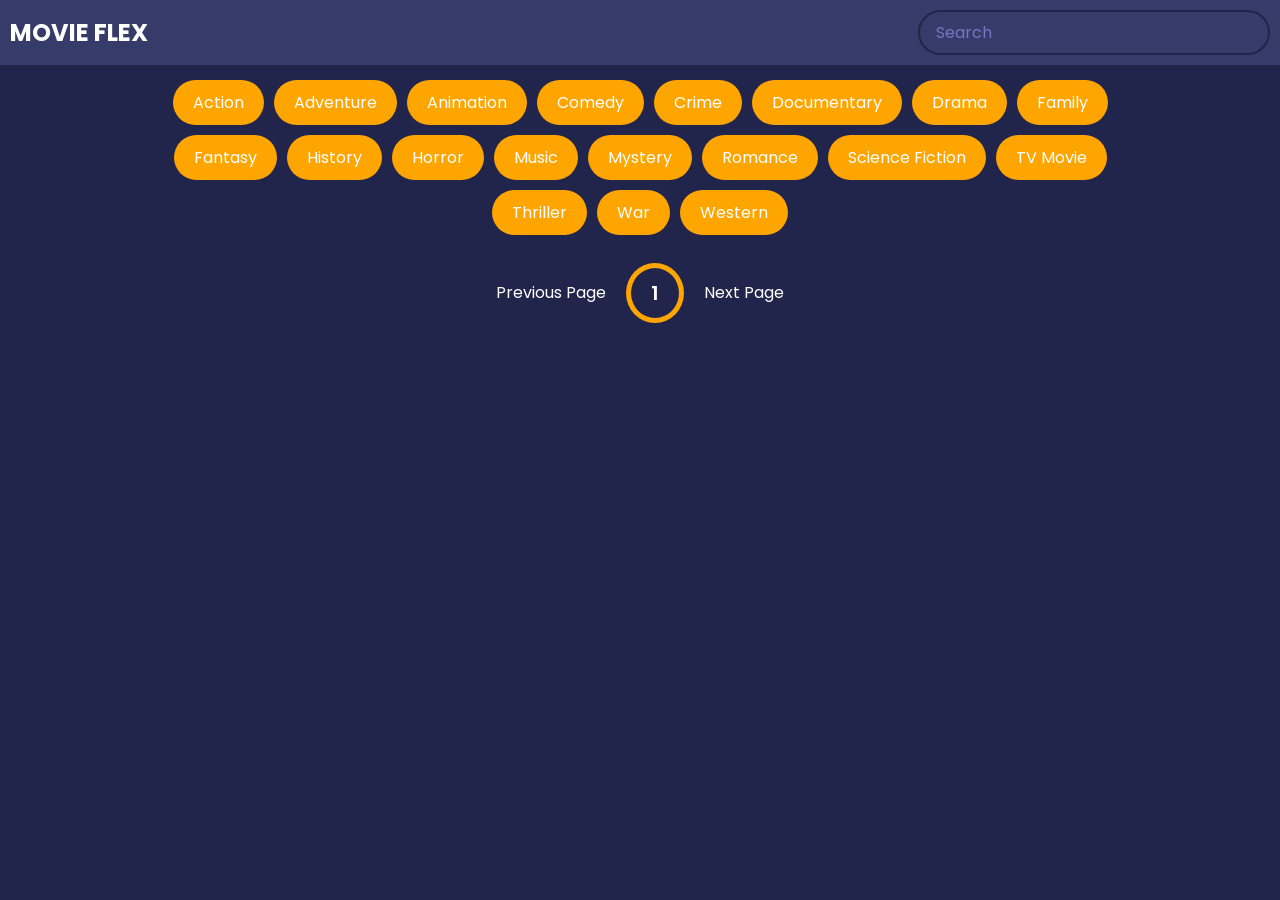
<file: index.html>
<!DOCTYPE html>
<html lang="en">
<head>
    <meta charset="UTF-8">
    <meta name="viewport" content="width=device-width, initial-scale=1.0">
    <link rel="stylesheet" href="style.css">
    <title>Movie App</title>
</head>
<body>
    <style>
        header {
            display: flex;
            align-items: center;
            justify-content: space-between;
            padding: 10px;
        }
        
        .logo-title {
            font-size: 24px;
            font-weight: bold;
            color: #fff; /* Change based on your theme */
        }
        
    </style>
    <header>
        <div class="logo-title">MOVIE FLEX</div>
        <form id="form">
            <input type="text" placeholder="Search" id="search" class="search">
        </form>
    </header>
    <div id="tags"></div>
    <div id="myNav" class="overlay">

        <!-- Button to close the overlay navigation -->
        <a href="javascript:void(0)" class="closebtn" onclick="closeNav()">&times;</a>
      
        <!-- Overlay content -->
        <div class="overlay-content" id="overlay-content"></div>
        
        <a href="javascript:void(0)" class="arrow left-arrow" id="left-arrow">&#8656;</a> 
        
        <a href="javascript:void(0)" class="arrow right-arrow" id="right-arrow" >&#8658;</a>

      </div>
    <main id="main"></main>
    <div class="pagination">
        <div class="page" id="prev">Previous Page</div>
        <div class="current" id="current">1</div>
        <div class="page" id="next">Next Page</div>

    </div>

    <script src="script.js"></script>
</body>
</html>
</file>
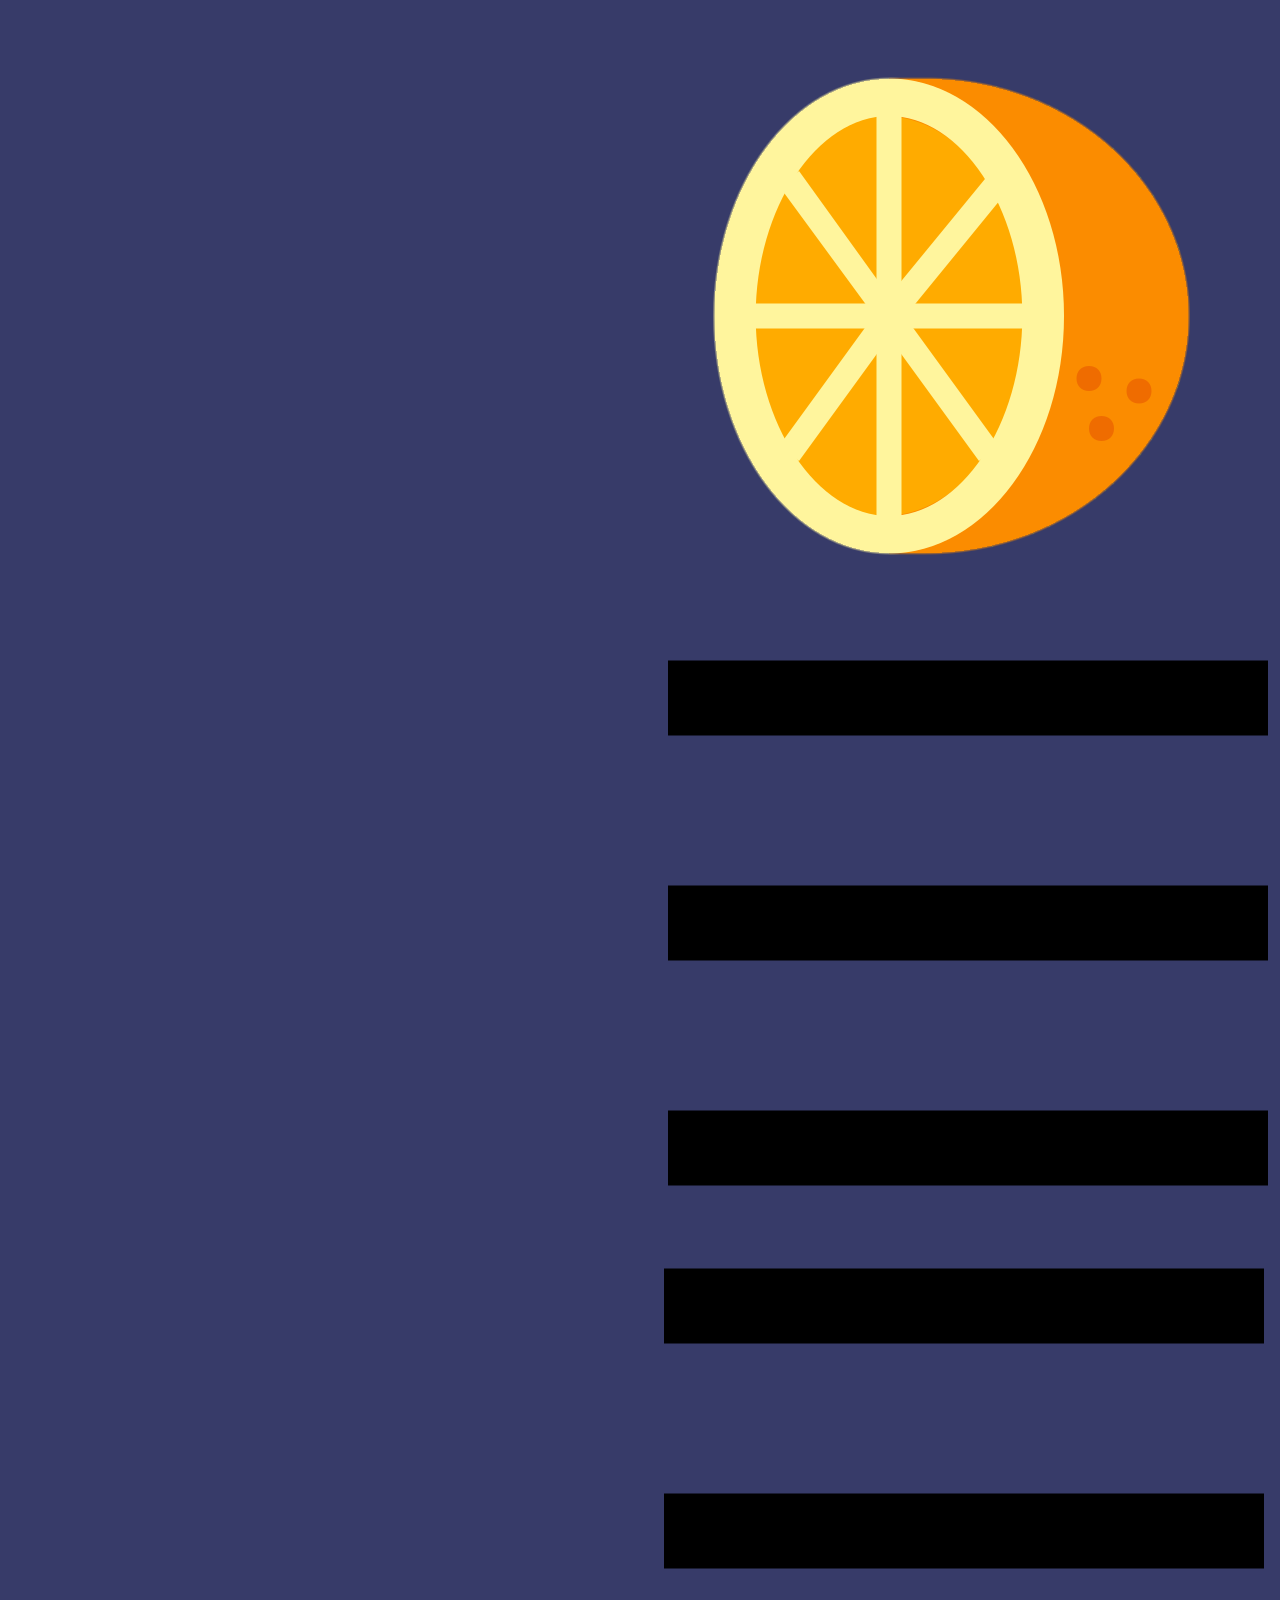
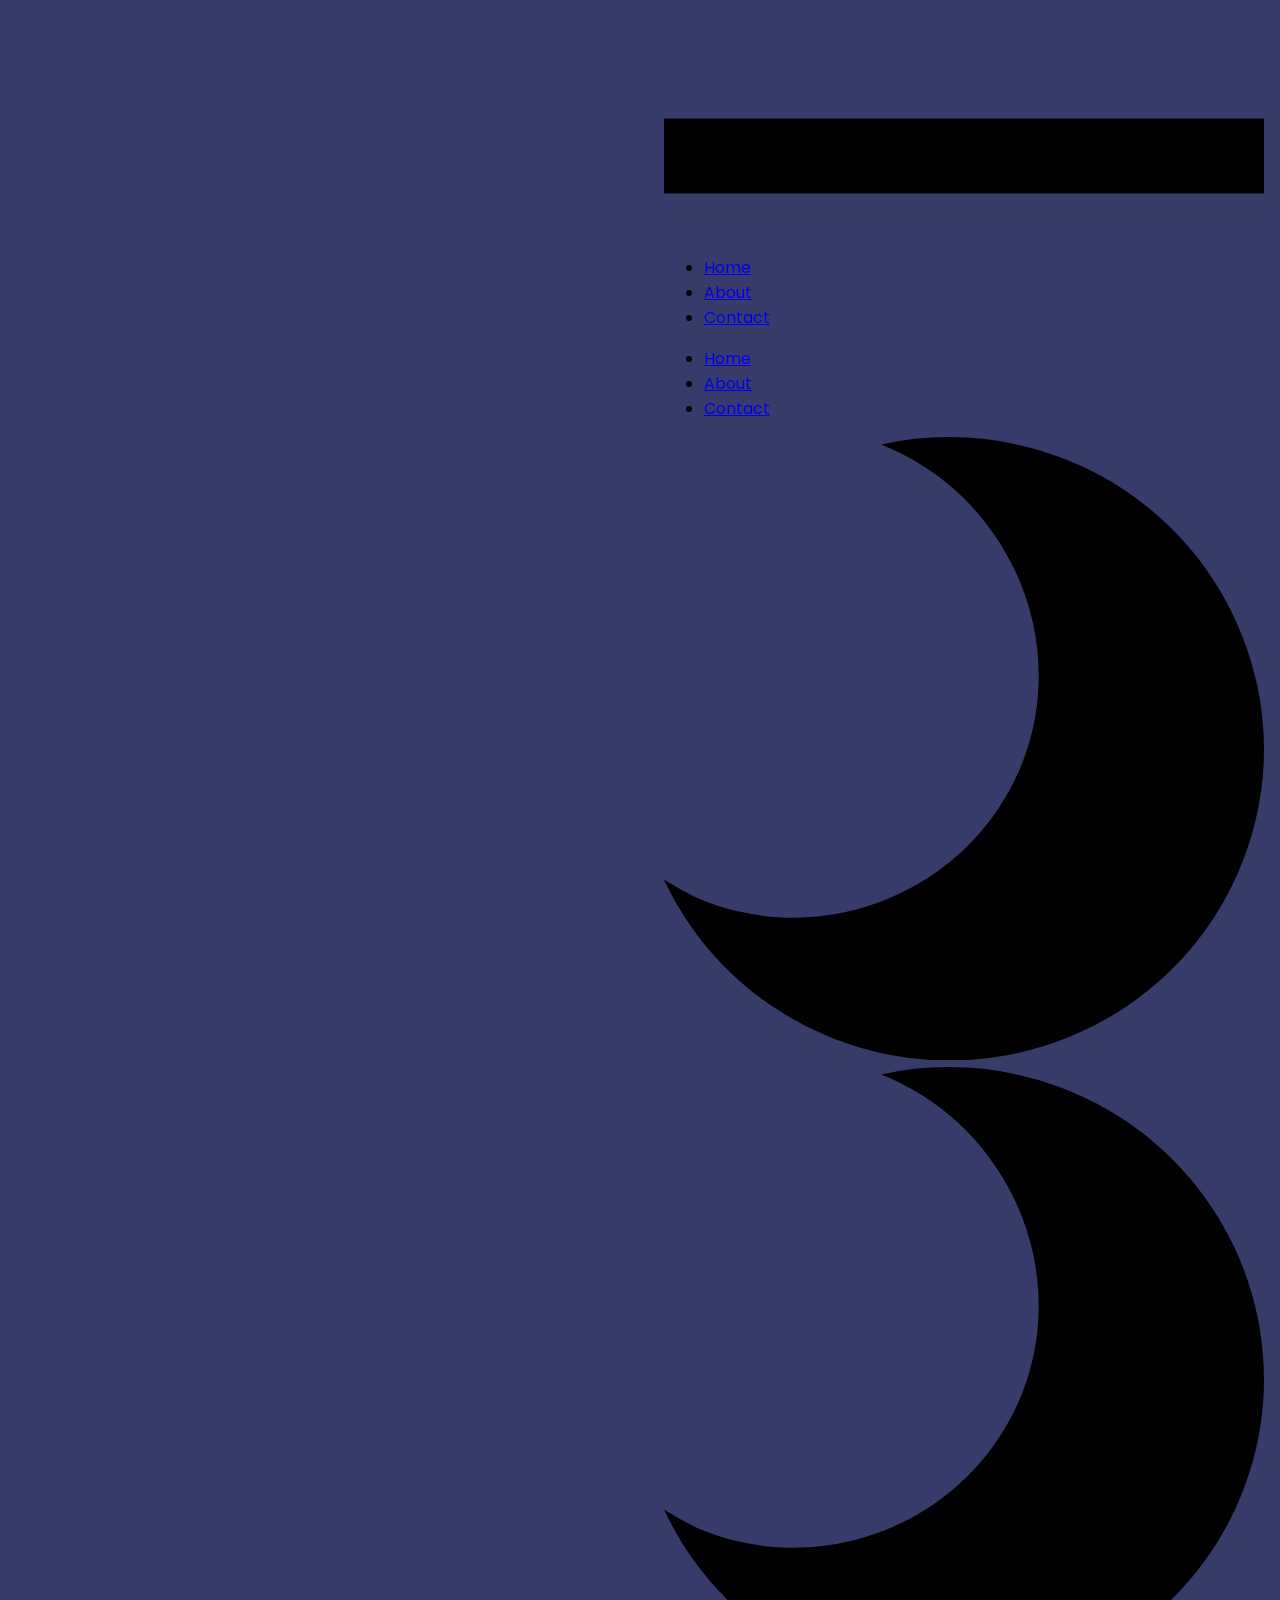
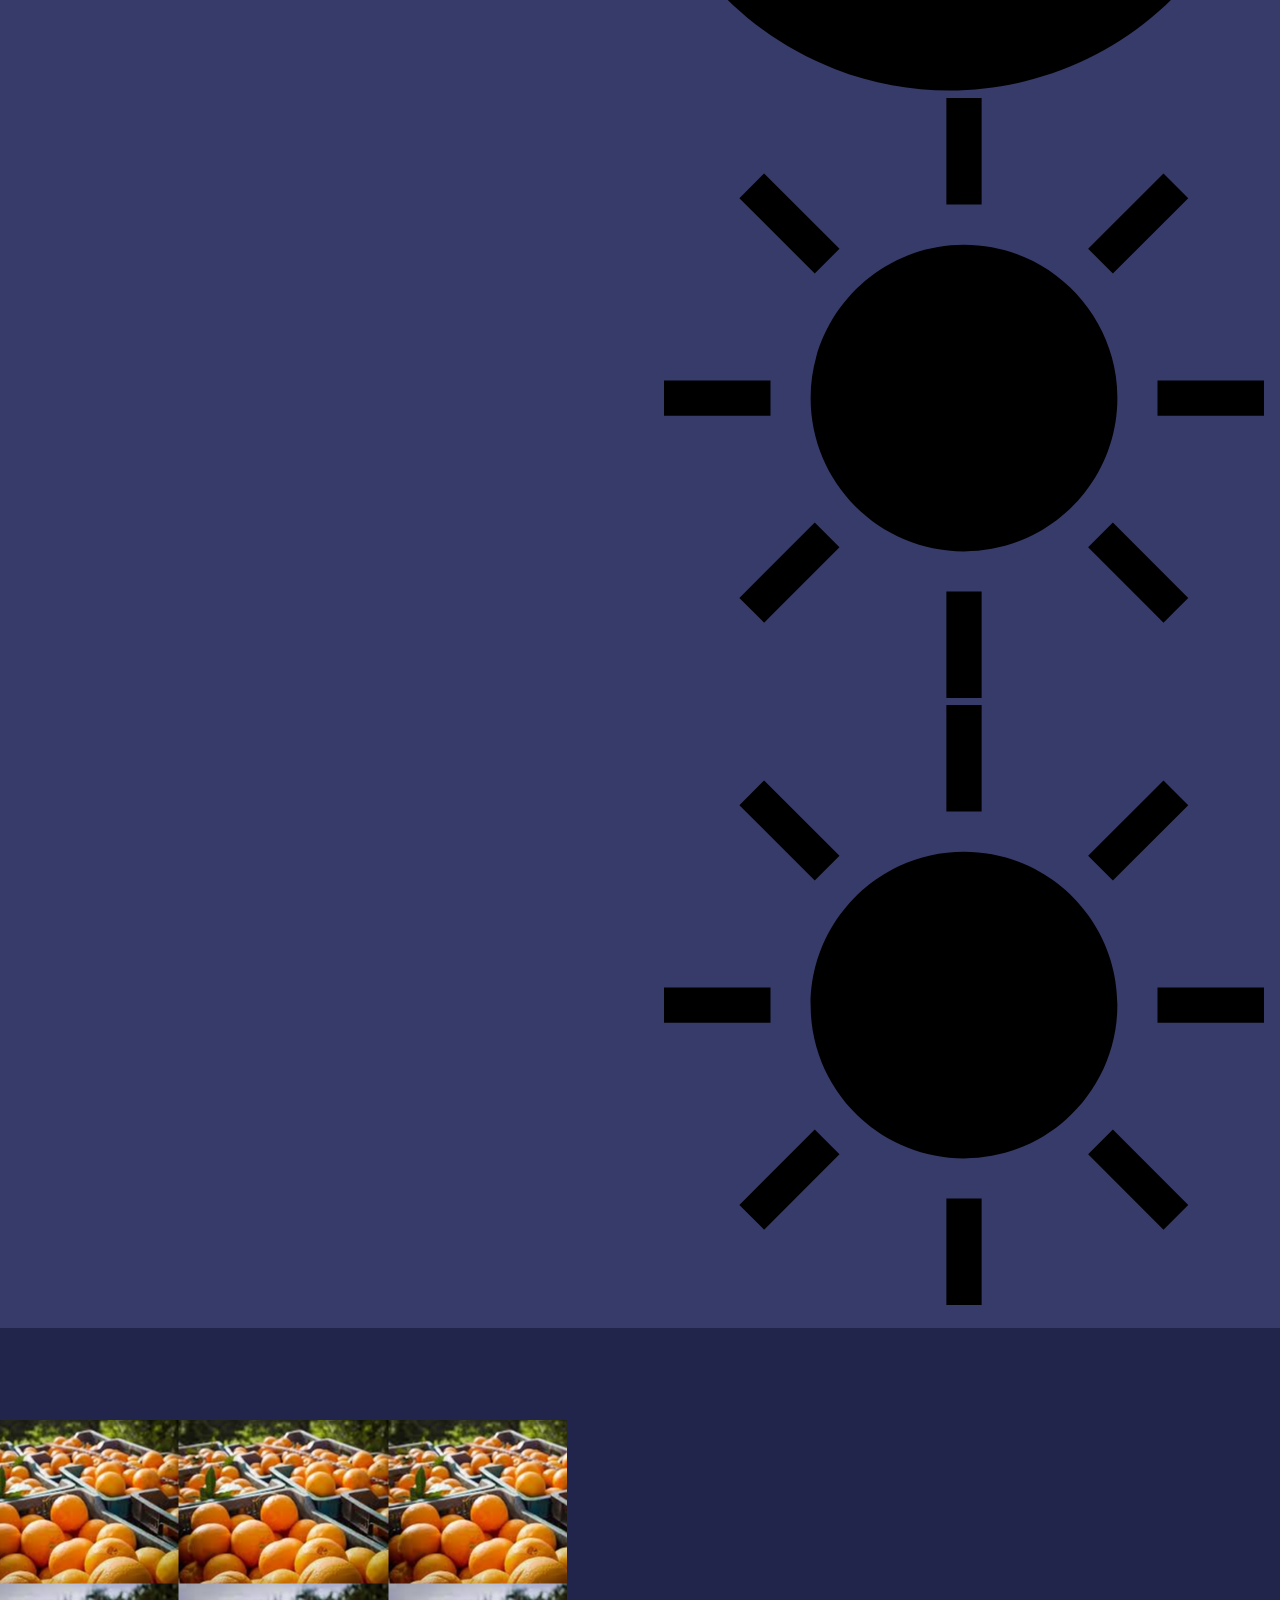
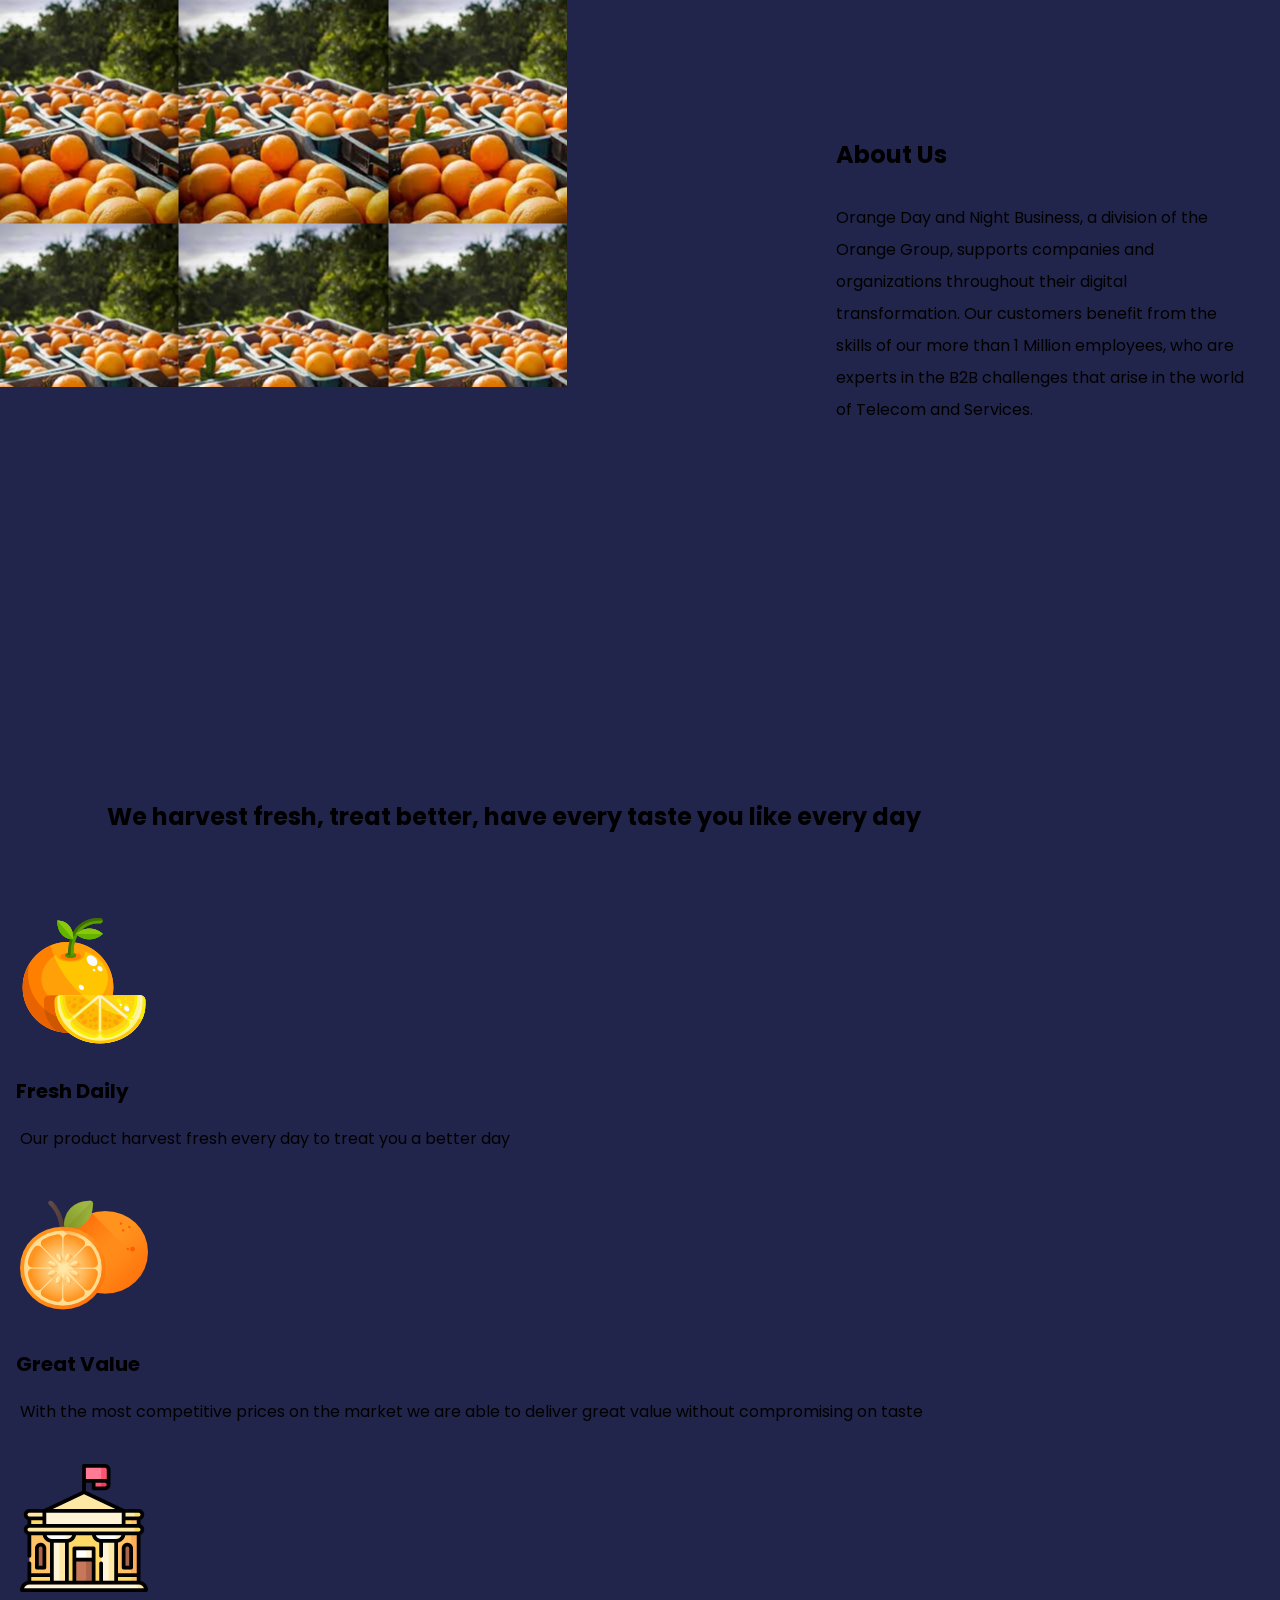
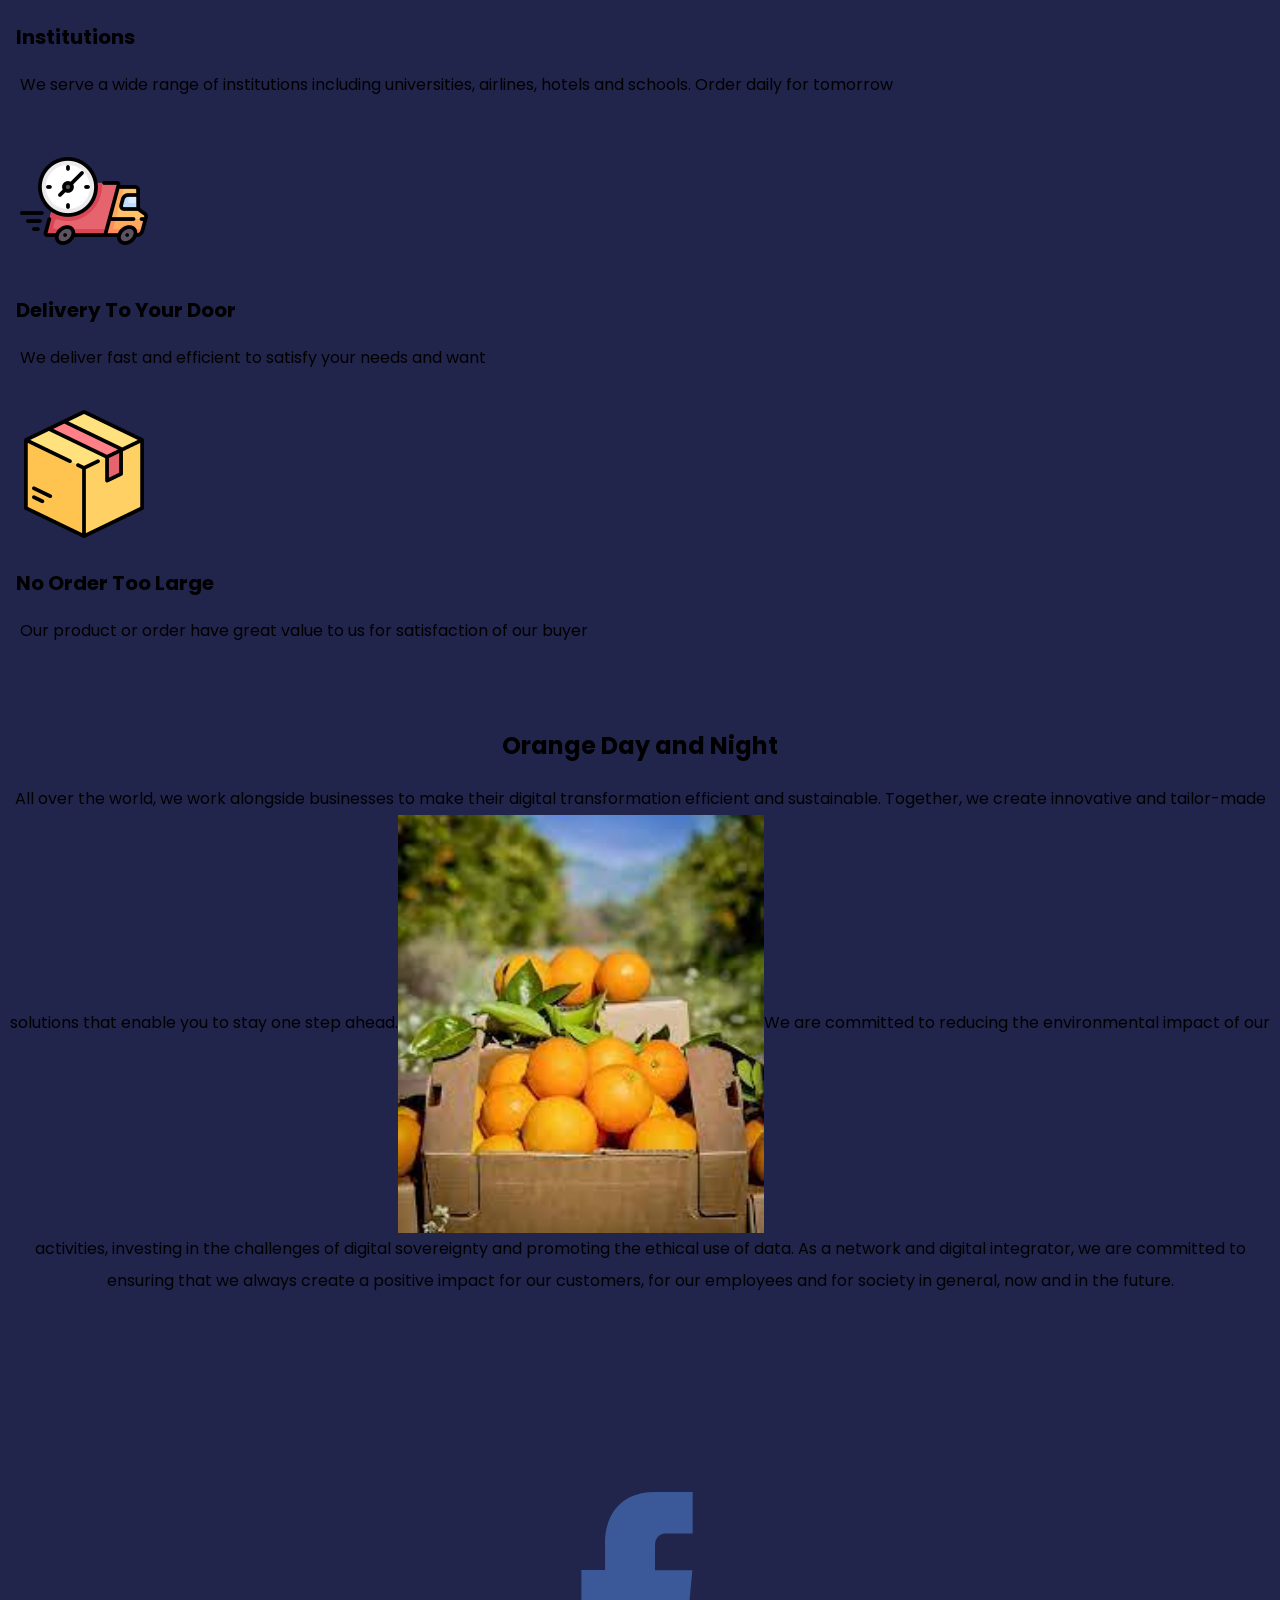
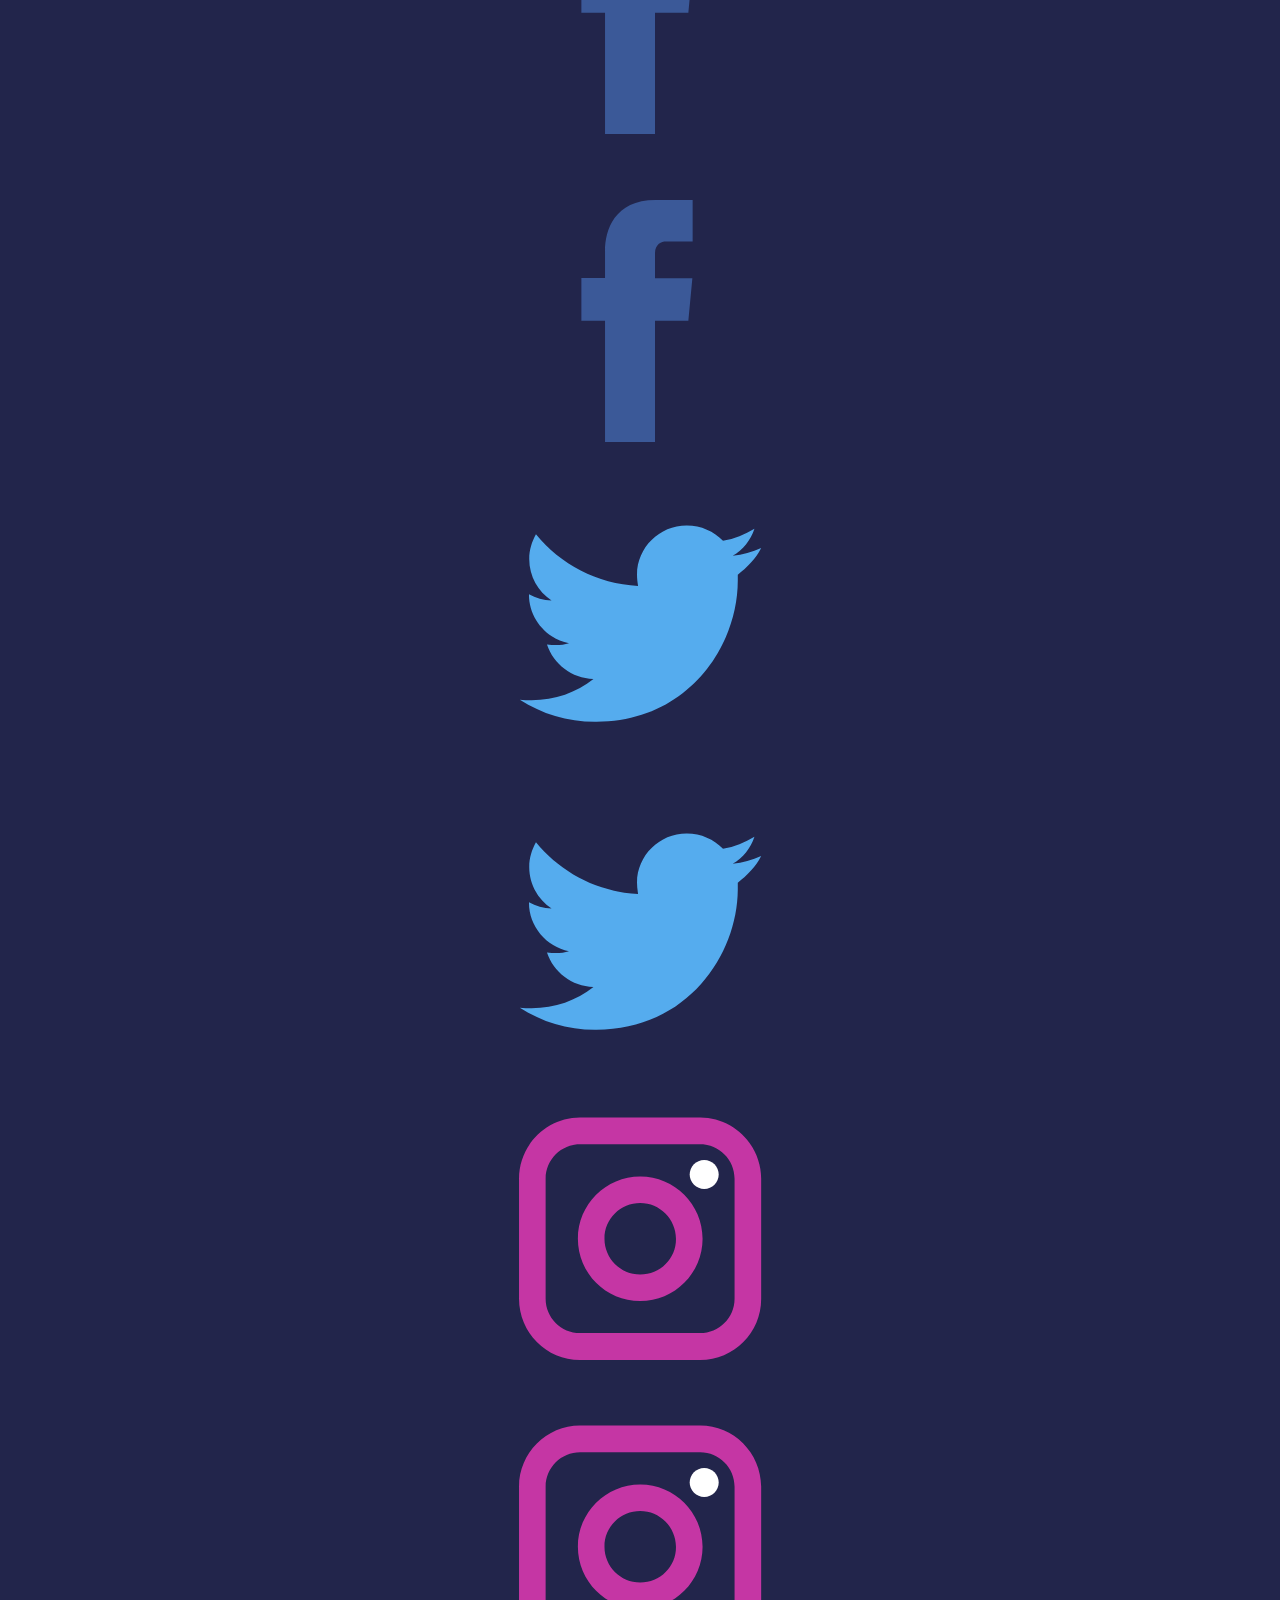
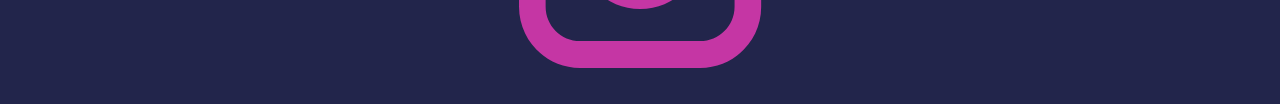
<file: About.html>
<!DOCTYPE html>
<html style="font-size: 16px;" lang="en"><head>
    <meta name="viewport" content="width=device-width, initial-scale=1.0">
    <meta charset="utf-8">
    <meta name="keywords" content="About Us, ​​We bake fresh, handmade bread, pastries and cakes every day">
    <meta name="description" content="">
    <title>About</title>
    <link rel="stylesheet" href="style.css" media="screen">
<link rel="stylesheet" href="About.css" media="screen">
    <script class="u-script" type="text/javascript" src="jquery.js" defer=""></script>
    <script class="u-script" type="text/javascript" src="script.js" defer=""></script>
    
    
    
    
    <script type="application/ld+json"></script>
    <meta name="theme-color" content="#478ac9">
    <meta property="og:title" content="About">
    <meta property="og:type" content="website">
  </head>
  <body class="u-body u-xl-mode" data-lang="en"><header class="u-clearfix u-header u-header" id="sec-176e"><div class="u-clearfix u-sheet u-valign-middle-lg u-valign-middle-md u-valign-middle-sm u-valign-middle-xs u-sheet-1">
        <a href="Home.html" class="u-image u-logo u-image-1" data-image-width="600" data-image-height="600">
          <img src="images/orange-69.png" class="u-logo-image u-logo-image-1">
        </a>
        <nav class="u-menu u-menu-hamburger u-offcanvas u-menu-1" data-responsive-from="XL">
          <div class="menu-collapse" style="font-size: 1rem; letter-spacing: 0px; font-weight: 700; text-transform: uppercase;">
            <a class="u-button-style u-custom-active-border-color u-custom-border u-custom-border-color u-custom-borders u-custom-hover-border-color u-custom-left-right-menu-spacing u-custom-padding-bottom u-custom-text-active-color u-custom-text-color u-custom-text-hover-color u-custom-top-bottom-menu-spacing u-nav-link u-text-active-palette-1-base u-text-hover-palette-2-base" href="#" style="padding: 2px 4px; font-size: calc(1em + 4px);">
              <svg class="u-svg-link" viewBox="0 0 24 24"><use xmlns:xlink="http://www.w3.org/1999/xlink" xlink:href="#menu-hamburger"></use></svg>
              <svg class="u-svg-content" version="1.1" id="menu-hamburger" viewBox="0 0 16 16" x="0px" y="0px" xmlns:xlink="http://www.w3.org/1999/xlink" xmlns="http://www.w3.org/2000/svg"><g><rect y="1" width="16" height="2"></rect><rect y="7" width="16" height="2"></rect><rect y="13" width="16" height="2"></rect>
</g></svg>
            </a>
          </div>
          <div class="u-nav-container">
            <ul class="u-nav u-spacing-30 u-unstyled u-nav-1"><li class="u-nav-item"><a class="u-border-2 u-border-active-palette-1-base u-border-hover-palette-1-light-1 u-border-no-left u-border-no-right u-border-no-top u-button-style u-nav-link u-text-active-grey-90 u-text-grey-90 u-text-hover-grey-90" href="Home.html" style="padding: 10px 0px;">Home</a>
</li><li class="u-nav-item"><a class="u-border-2 u-border-active-palette-1-base u-border-hover-palette-1-light-1 u-border-no-left u-border-no-right u-border-no-top u-button-style u-nav-link u-text-active-grey-90 u-text-grey-90 u-text-hover-grey-90" href="About.html" style="padding: 10px 0px;">About</a>
</li><li class="u-nav-item"><a class="u-border-2 u-border-active-palette-1-base u-border-hover-palette-1-light-1 u-border-no-left u-border-no-right u-border-no-top u-button-style u-nav-link u-text-active-grey-90 u-text-grey-90 u-text-hover-grey-90" href="Contact.html" style="padding: 10px 0px;">Contact</a>
</li></ul>
          </div>
          <div class="u-nav-container-collapse">
            <div class="u-black u-container-style u-inner-container-layout u-opacity u-opacity-95 u-sidenav">
              <div class="u-inner-container-layout u-sidenav-overflow">
                <div class="u-menu-close"></div>
                <ul class="u-align-center u-nav u-popupmenu-items u-unstyled u-nav-2"><li class="u-nav-item"><a class="u-button-style u-nav-link" href="Home.html">Home</a>
</li><li class="u-nav-item"><a class="u-button-style u-nav-link" href="About.html">About</a>
</li><li class="u-nav-item"><a class="u-button-style u-nav-link" href="Contact.html">Contact</a>
</li></ul>
              </div>
            </div>
            <div class="u-black u-menu-overlay u-opacity u-opacity-70"></div>
          </div>
        </nav>
        <div class="u-shape u-shape-svg u-text-palette-3-base u-shape-1">
          <svg class="u-svg-link" preserveAspectRatio="none" viewBox="0 0 154 160" style=""><use xmlns:xlink="http://www.w3.org/1999/xlink" xlink:href="#svg-5ca9"></use></svg>
          <svg class="u-svg-content" viewBox="0 0 154 160" x="0px" y="0px" id="svg-5ca9" style="enable-background:new 0 0 154 160;"><path d="M55.7,1.9C88,14.5,104.6,51.7,91.9,83.8c-12.7,32-49.2,47.8-81.5,35.3c-3.6-1.4-7.2-3.5-10.4-5.5
	c8.4,18.1,23.6,33,43.8,40.9c41.5,16.1,88.3-4.1,104.6-45.2s-4.2-87.5-45.7-103.7C87.2-0.5,70.9-1.4,55.7,1.9z"></path></svg>
        </div>
        <div class="u-shape u-shape-svg u-text-palette-3-base u-shape-2">
          <svg class="u-svg-link" preserveAspectRatio="none" viewBox="0 0 160 160" style=""><use xmlns:xlink="http://www.w3.org/1999/xlink" xlink:href="#svg-3d71"></use></svg>
          <svg class="u-svg-content" viewBox="0 0 160 160" x="0px" y="0px" id="svg-3d71" style="enable-background:new 0 0 160 160;"><path d="M80,39.1c-22.5,0-40.9,18.3-40.9,40.9s18.3,40.9,40.9,40.9s40.9-18.3,40.9-40.9S102.5,39.1,80,39.1z M75.3,0h9.4v28.4h-9.4
	V0z M75.3,131.6h9.4V160h-9.4V131.6z M131.6,75.3H160v9.4h-28.4V75.3z M0,75.3h28.4v9.4H0V75.3z M113.1,119.8l6.6-6.6l20.1,20.1
	l-6.6,6.6L113.1,119.8z M20.1,26.7l6.6-6.6l20.1,20.1l-6.6,6.6L20.1,26.7z M20.1,133.3l20.1-20.1l6.6,6.6l-20.1,20.1L20.1,133.3z
	 M113.1,40.2l20.1-20.1l6.6,6.6l-20.1,20.1L113.1,40.2z"></path></svg>
        </div>
      </div></header>
    <section class="u-clearfix u-grey-5 u-section-1" id="carousel_cc98">
      <div class="u-clearfix u-sheet u-valign-middle-xl u-valign-middle-xs u-sheet-1">
        <div class="u-container-align-left-xl u-container-style u-expanded-width-sm u-expanded-width-xs u-group u-shape-rectangle u-group-1" data-animation-name="customAnimationIn" data-animation-duration="1500">
          <div class="u-container-layout u-container-layout-1">
            <div class="u-palette-3-base u-preserve-proportions u-shape u-shape-circle u-shape-1" data-animation-name="customAnimationIn" data-animation-duration="1500" data-animation-delay="250"></div>
            <div class="u-image u-image-circle u-image-1" alt="" data-image-width="210" data-image-height="240" data-animation-name="customAnimationIn" data-animation-duration="1250" data-animation-delay="500"></div>
          </div>
        </div>
        <div class="u-container-align-left u-container-style u-expanded-width-xs u-group u-shape-rectangle u-group-2" data-animation-name="customAnimationIn" data-animation-duration="1500" data-animation-delay="500">
          <div class="u-container-layout u-container-layout-2">
            <h1 class="u-align-left u-text u-text-1">About Us</h1>
            <p class="u-align-left u-text u-text-2"> Orange Day and Night Business, a division of the Orange Group, supports companies and organizations throughout their digital transformation. Our customers benefit from the skills of our more than 1 Million employees, who are experts in the B2B challenges that arise in the world of Telecom and Services.</p>
          </div>
        </div>
      </div>
    </section>
    <section class="u-align-center u-clearfix u-container-align-center u-section-2" id="carousel_af74">
      <div class="u-clearfix u-sheet u-valign-middle-md u-valign-middle-sm u-valign-middle-xs u-sheet-1">
        <h2 class="u-align-center u-text u-text-1"> We harvest fresh, treat better, have every taste you like every day</h2>
        <div class="u-expanded-width u-list u-list-1">
          <div class="u-repeater u-repeater-1">
            <div class="u-container-align-center u-container-style u-list-item u-repeater-item">
              <div class="u-container-layout u-similar-container u-container-layout-1"><span class="u-align-center u-file-icon u-icon u-icon-1"><img src="images/1791312.png" alt=""></span>
                <h5 class="u-align-center u-text u-text-2"> Fresh Daily</h5>
                <p class="u-align-center u-text u-text-3"> Our product harvest fresh every day to treat you a better day</p>
              </div>
            </div>
            <div class="u-container-align-center u-container-style u-list-item u-repeater-item">
              <div class="u-container-layout u-similar-container u-container-layout-2"><span class="u-align-center u-file-icon u-icon u-icon-2"><img src="images/1041383.png" alt=""></span>
                <h5 class="u-align-center u-text u-text-4"> Great Value</h5>
                <p class="u-align-center u-text u-text-default u-text-5"> With the most competitive prices on the market we are able to deliver great value without compromising on taste</p>
              </div>
            </div>
            <div class="u-container-align-center u-container-style u-list-item u-repeater-item">
              <div class="u-container-layout u-similar-container u-container-layout-3"><span class="u-align-center u-file-icon u-icon u-icon-3"><img src="images/8555318.png" alt=""></span>
                <h5 class="u-align-center u-text u-text-6"> Institutions</h5>
                <p class="u-align-center u-text u-text-default u-text-7"> We serve a wide range of institutions including universities, airlines, hotels and schools. Order daily for tomorrow</p>
              </div>
            </div>
            <div class="u-container-align-center u-container-style u-list-item u-repeater-item">
              <div class="u-container-layout u-similar-container u-container-layout-4"><span class="u-align-center u-file-icon u-icon u-icon-4"><img src="images/2203124.png" alt=""></span>
                <h5 class="u-align-center u-text u-text-8"> Delivery To Your Door</h5>
                <p class="u-align-center u-text u-text-default u-text-9">We deliver fast and efficient to satisfy your needs and want</p>
              </div>
            </div>
            <div class="u-container-align-center u-container-style u-list-item u-repeater-item">
              <div class="u-container-layout u-similar-container u-container-layout-5"><span class="u-align-center u-file-icon u-icon u-icon-5"><img src="images/679821.png" alt=""></span>
                <h5 class="u-align-center u-text u-text-10"> No Order Too Large</h5>
                <p class="u-align-center u-text u-text-default u-text-11">Our product or order have great value to us for satisfaction of our buyer</p>
              </div>
            </div>
          </div>
        </div>
      </div>
    </section>
    <section class="u-clearfix u-section-3" id="sec-5173">
      <div class="u-clearfix u-sheet u-valign-middle u-sheet-1">
        <div class="fr-view u-align-center u-clearfix u-rich-text u-text u-text-1">
          <h1 style="text-align: center;">Orange Day and Night</h1>
          <p style="text-align: center;">
            <span style="line-height: 2.0;">All over the world, we work alongside businesses to make their digital transformation efficient and sustainable. Together, we create innovative and tailor-made solutions that enable you to stay one step ahead.<img src="images/images.jpg" align="center" style="width: 366px;" class="fr-dib fr-fic" width="210">We are committed to reducing the environmental impact of our activities, investing in the challenges of digital sovereignty and promoting the ethical use of data.
              As a network and digital integrator, we are committed to ensuring that we always create a positive impact for our customers, for our employees and for society in general, now and in the future. 
            </span>
          </p>
        </div>
      </div>
    </section>
    <section class="u-clearfix u-section-4" id="sec-a5b3">
      <div class="u-clearfix u-sheet u-valign-middle u-sheet-1">
        <div class="u-social-icons u-spacing-10 u-social-icons-1">
          <a class="u-social-url" title="facebook" target="_blank" href="https://facebook.com/name"><span class="u-icon u-social-facebook u-social-icon u-icon-1"><svg class="u-svg-link" preserveAspectRatio="xMidYMin slice" viewBox="0 0 112 112" style=""><use xmlns:xlink="http://www.w3.org/1999/xlink" xlink:href="#svg-0a79"></use></svg><svg class="u-svg-content" viewBox="0 0 112 112" x="0" y="0" id="svg-0a79"><path fill="currentColor" d="M75.5,28.8H65.4c-1.5,0-4,0.9-4,4.3v9.4h13.9l-1.5,15.8H61.4v45.1H42.8V58.3h-8.8V42.4h8.8V32.2
c0-7.4,3.4-18.8,18.8-18.8h13.8v15.4H75.5z"></path></svg></span>
          </a>
          <a class="u-social-url" title="twitter" target="_blank" href="https://twitter.com/name"><span class="u-icon u-social-icon u-social-twitter u-icon-2"><svg class="u-svg-link" preserveAspectRatio="xMidYMin slice" viewBox="0 0 112 112" style=""><use xmlns:xlink="http://www.w3.org/1999/xlink" xlink:href="#svg-6295"></use></svg><svg class="u-svg-content" viewBox="0 0 112 112" x="0" y="0" id="svg-6295"><path fill="currentColor" d="M92.2,38.2c0,0.8,0,1.6,0,2.3c0,24.3-18.6,52.4-52.6,52.4c-10.6,0.1-20.2-2.9-28.5-8.2
	c1.4,0.2,2.9,0.2,4.4,0.2c8.7,0,16.7-2.9,23-7.9c-8.1-0.2-14.9-5.5-17.3-12.8c1.1,0.2,2.4,0.2,3.4,0.2c1.6,0,3.3-0.2,4.8-0.7
	c-8.4-1.6-14.9-9.2-14.9-18c0-0.2,0-0.2,0-0.2c2.5,1.4,5.4,2.2,8.4,2.3c-5-3.3-8.3-8.9-8.3-15.4c0-3.4,1-6.5,2.5-9.2
	c9.1,11.1,22.7,18.5,38,19.2c-0.2-1.4-0.4-2.8-0.4-4.3c0.1-10,8.3-18.2,18.5-18.2c5.4,0,10.1,2.2,13.5,5.7c4.3-0.8,8.1-2.3,11.7-4.5
	c-1.4,4.3-4.3,7.9-8.1,10.1c3.7-0.4,7.3-1.4,10.6-2.9C98.9,32.3,95.7,35.5,92.2,38.2z"></path></svg></span>
          </a>
          <a class="u-social-url" title="instagram" target="_blank" href="https://instagram.com/name"><span class="u-icon u-social-icon u-social-instagram u-icon-3"><svg class="u-svg-link" preserveAspectRatio="xMidYMin slice" viewBox="0 0 112 112" style=""><use xmlns:xlink="http://www.w3.org/1999/xlink" xlink:href="#svg-66d0"></use></svg><svg class="u-svg-content" viewBox="0 0 112 112" x="0" y="0" id="svg-66d0"><path fill="currentColor" d="M55.9,32.9c-12.8,0-23.2,10.4-23.2,23.2s10.4,23.2,23.2,23.2s23.2-10.4,23.2-23.2S68.7,32.9,55.9,32.9z
	 M55.9,69.4c-7.4,0-13.3-6-13.3-13.3c-0.1-7.4,6-13.3,13.3-13.3s13.3,6,13.3,13.3C69.3,63.5,63.3,69.4,55.9,69.4z"></path><path fill="#FFFFFF" d="M79.7,26.8c-3,0-5.4,2.5-5.4,5.4s2.5,5.4,5.4,5.4c3,0,5.4-2.5,5.4-5.4S82.7,26.8,79.7,26.8z"></path><path fill="currentColor" d="M78.2,11H33.5C21,11,10.8,21.3,10.8,33.7v44.7c0,12.6,10.2,22.8,22.7,22.8h44.7c12.6,0,22.7-10.2,22.7-22.7
	V33.7C100.8,21.1,90.6,11,78.2,11z M91,78.4c0,7.1-5.8,12.8-12.8,12.8H33.5c-7.1,0-12.8-5.8-12.8-12.8V33.7
	c0-7.1,5.8-12.8,12.8-12.8h44.7c7.1,0,12.8,5.8,12.8,12.8V78.4z"></path></svg></span>
          </a>
        </div>
      </div>
    </section>

</body></html>
</file>
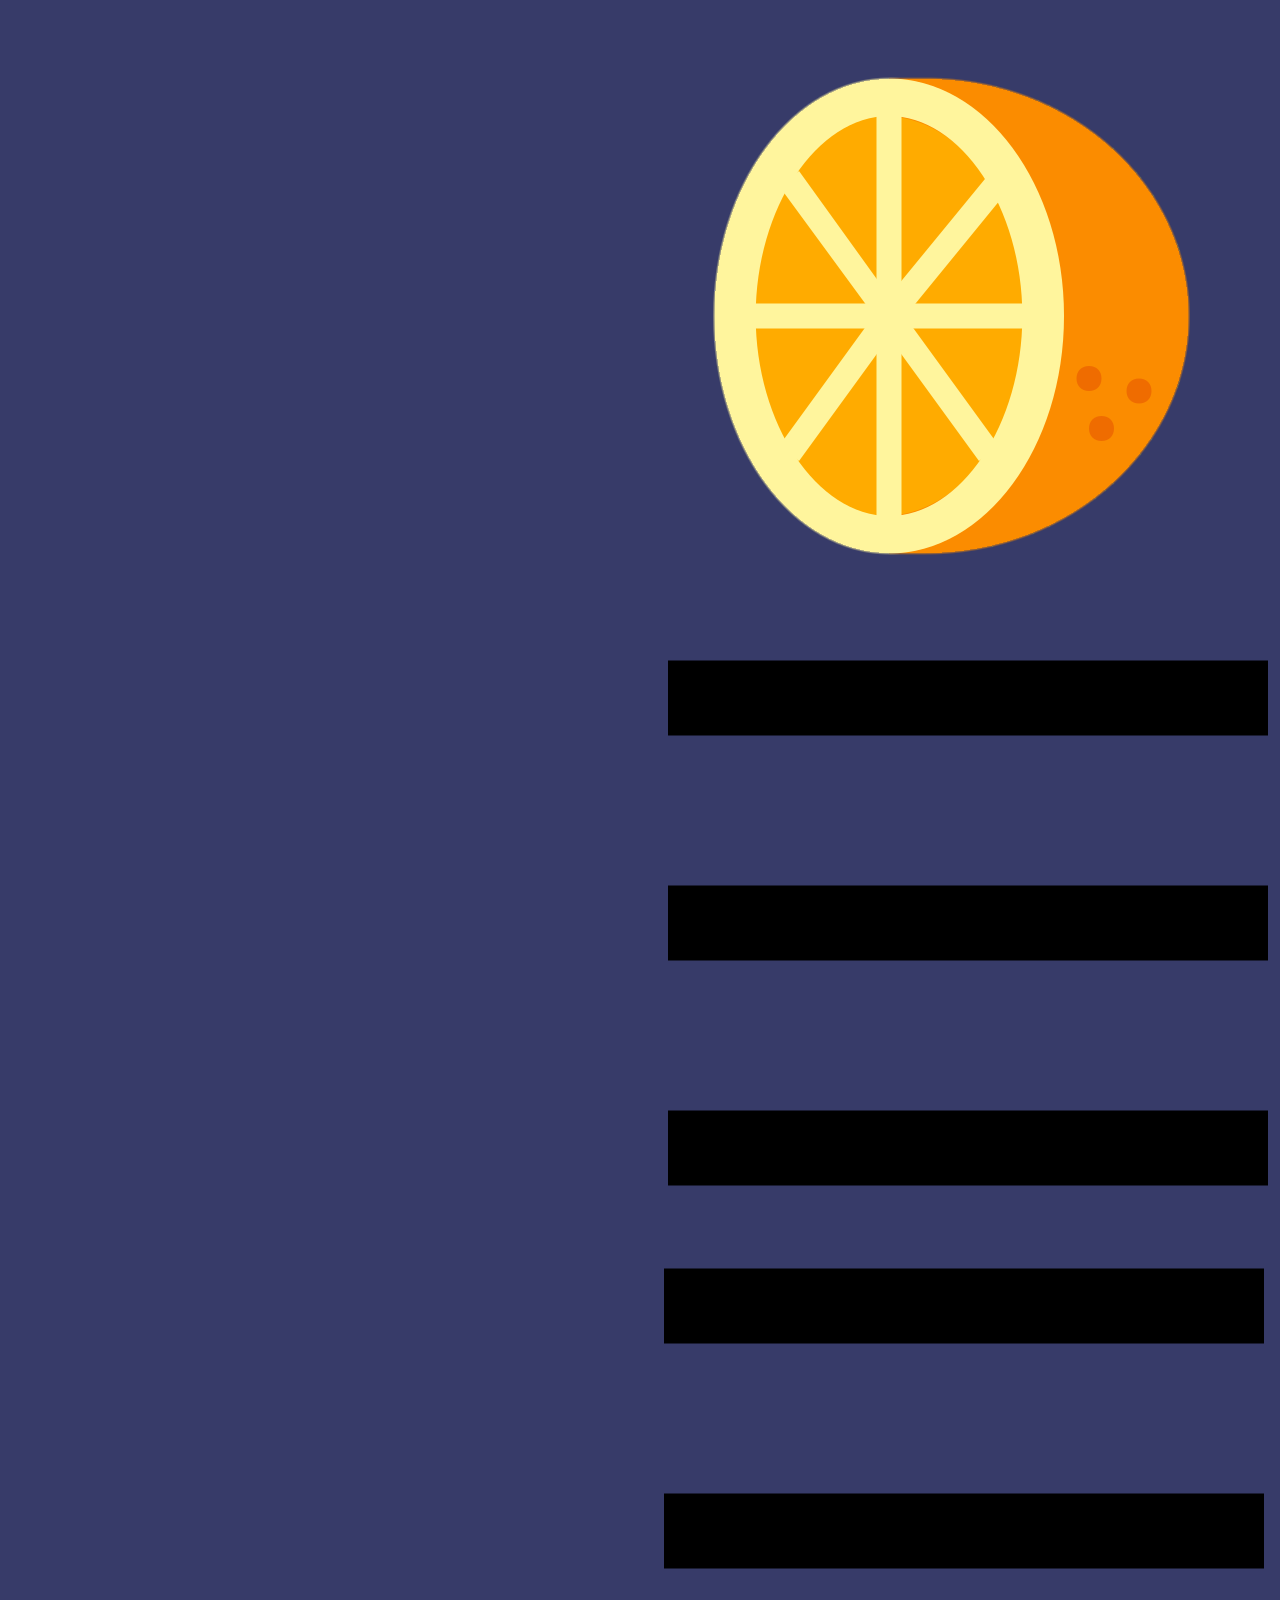
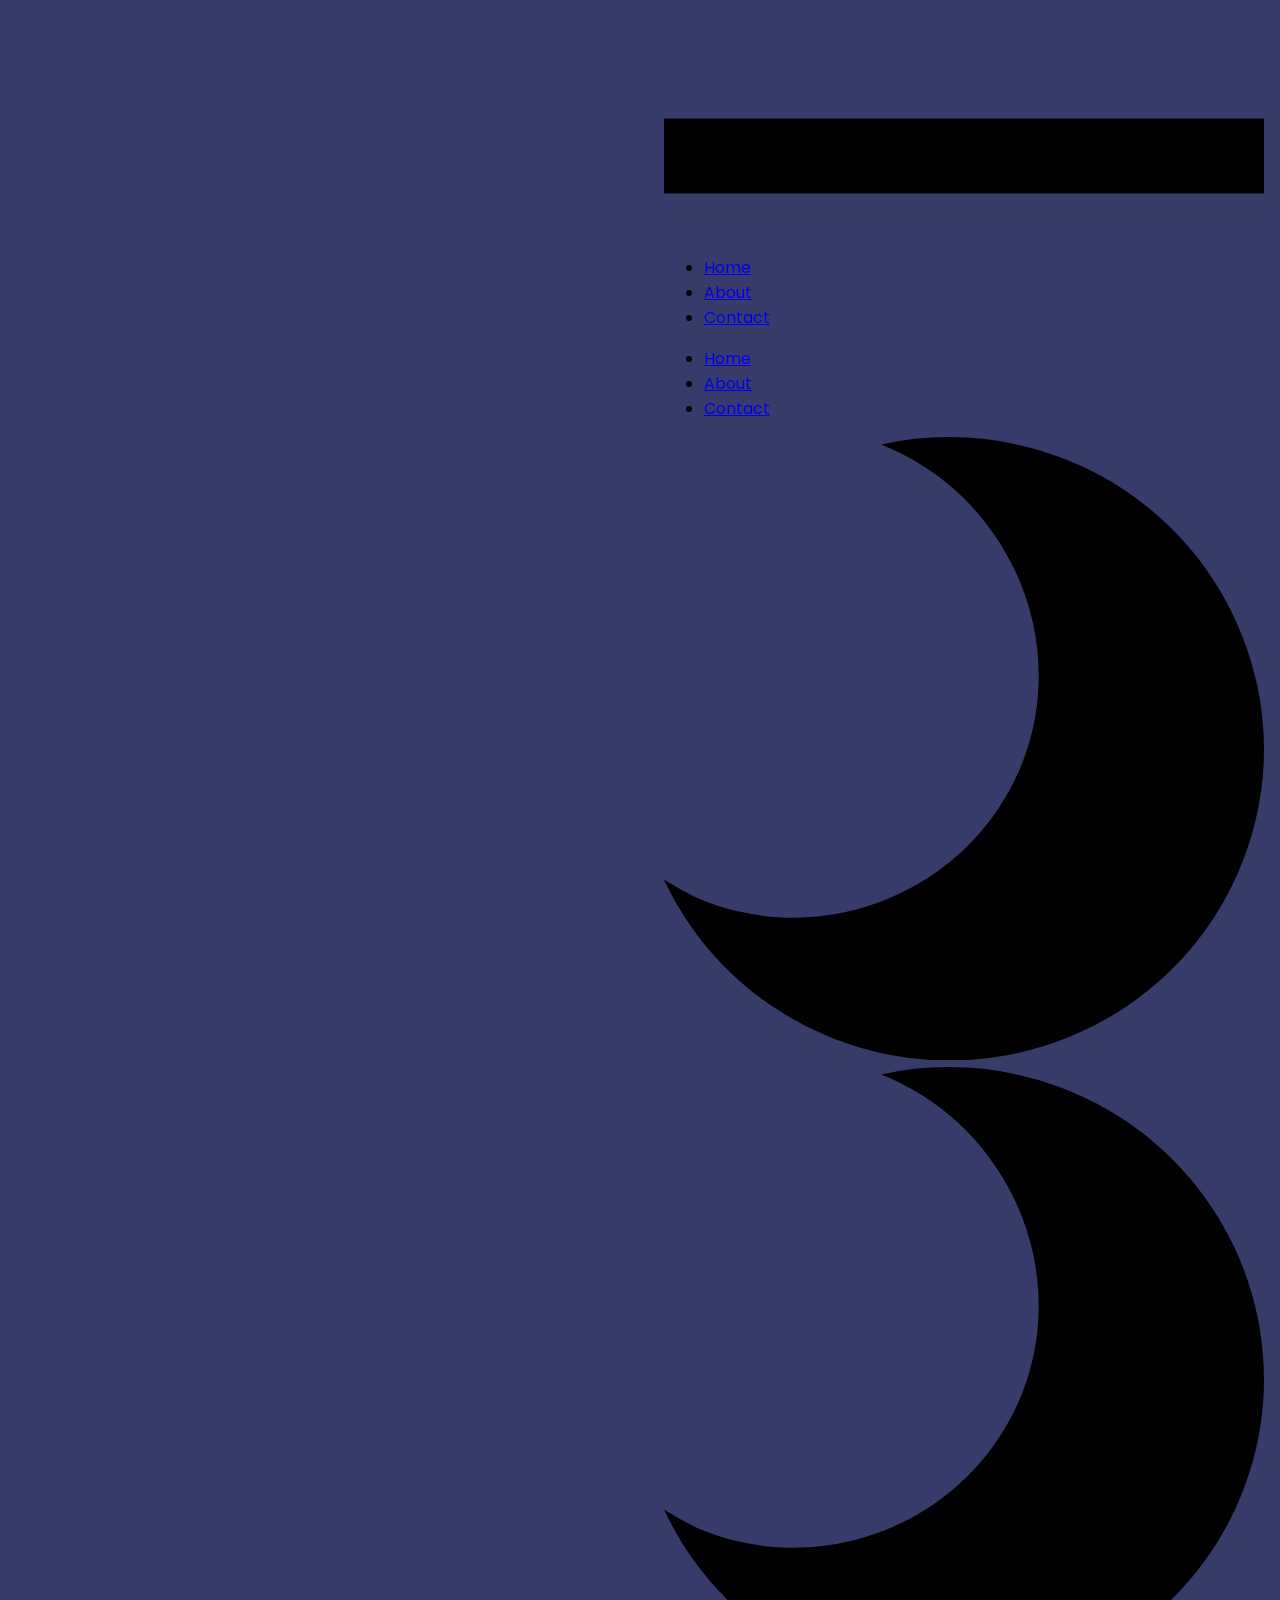
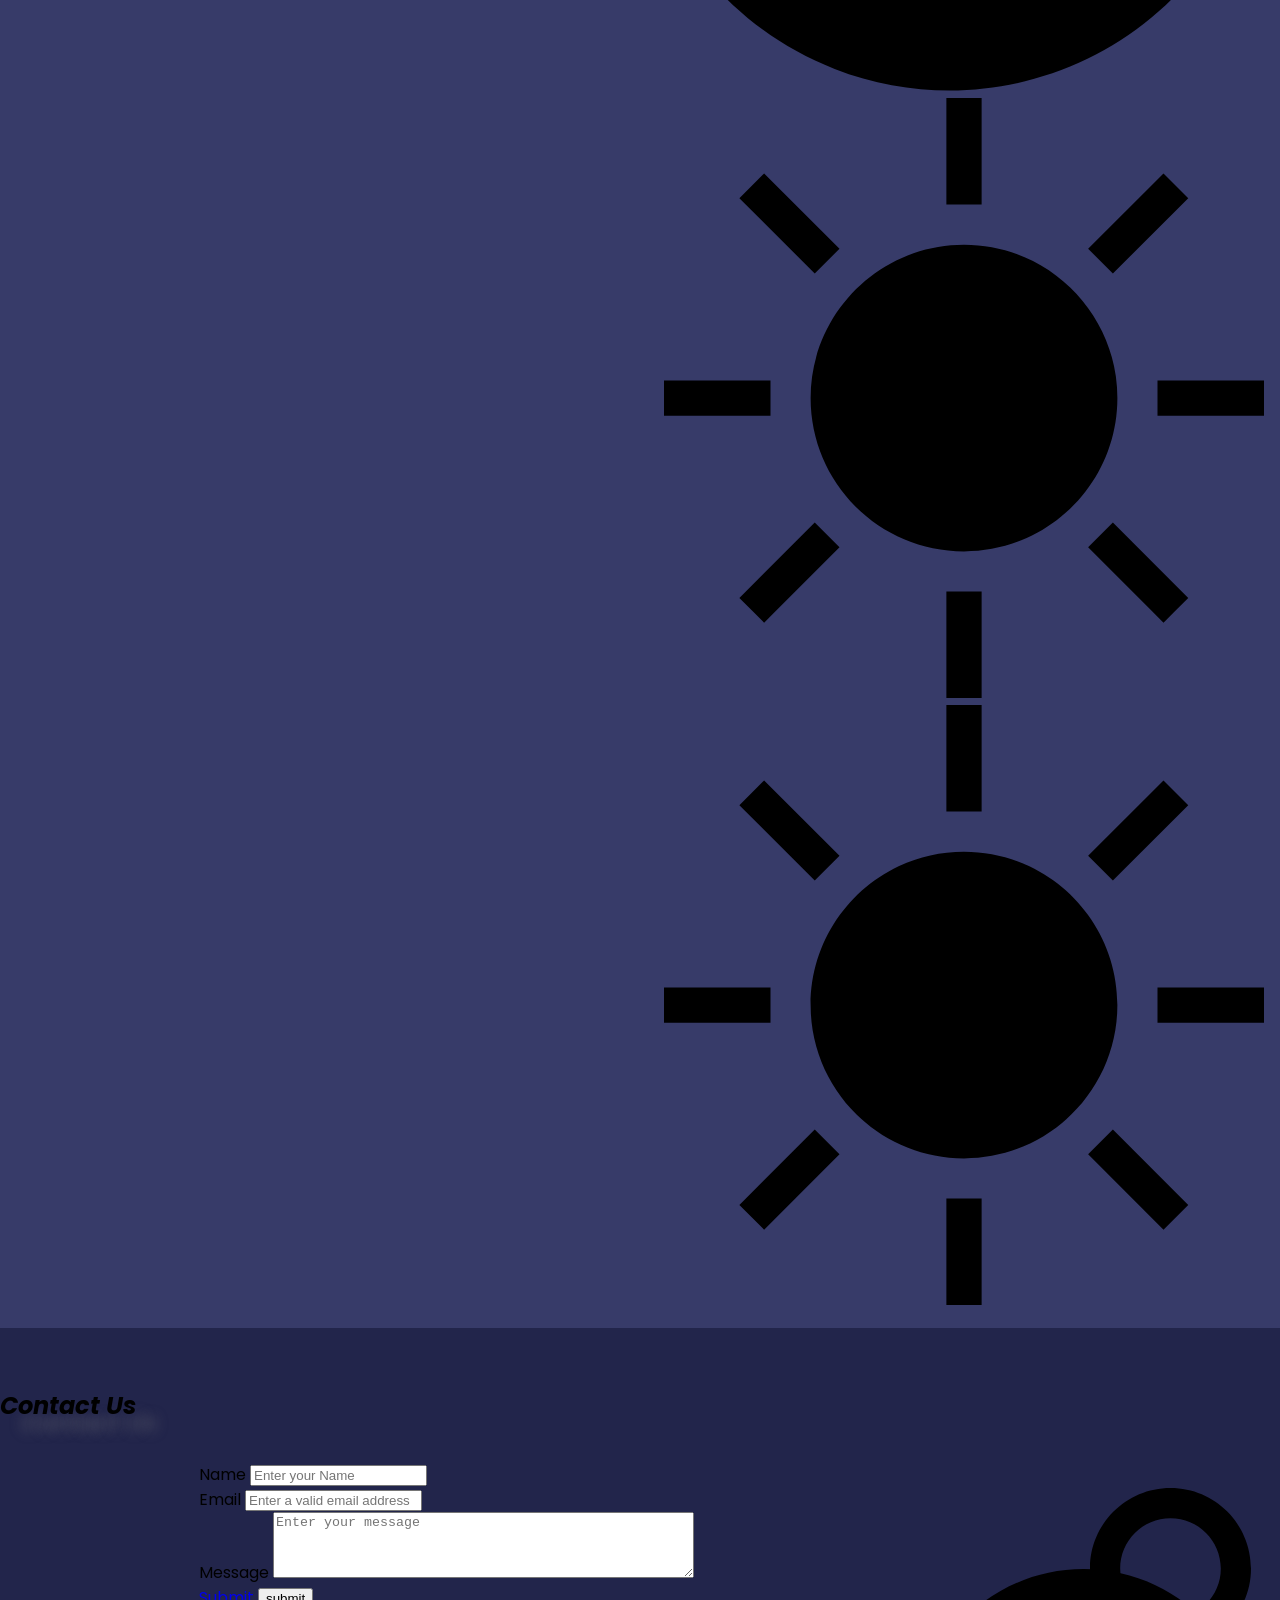
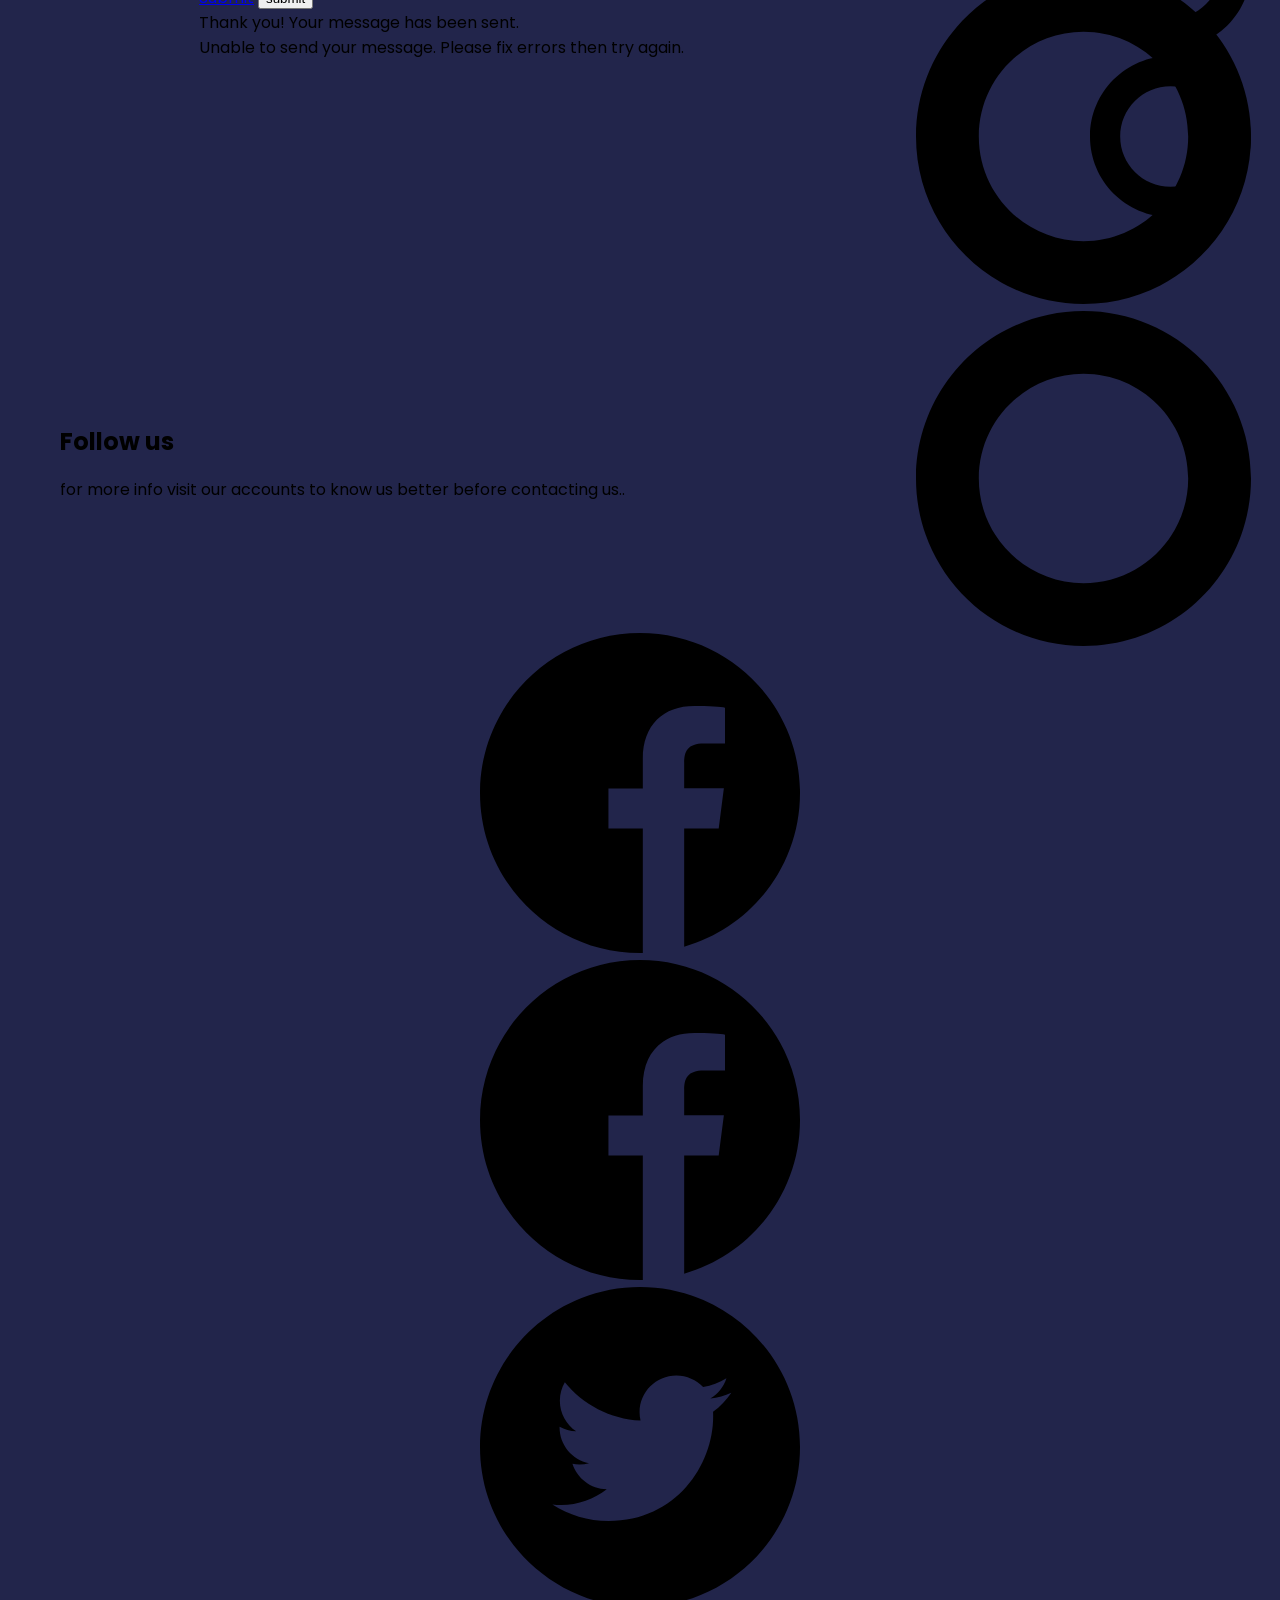
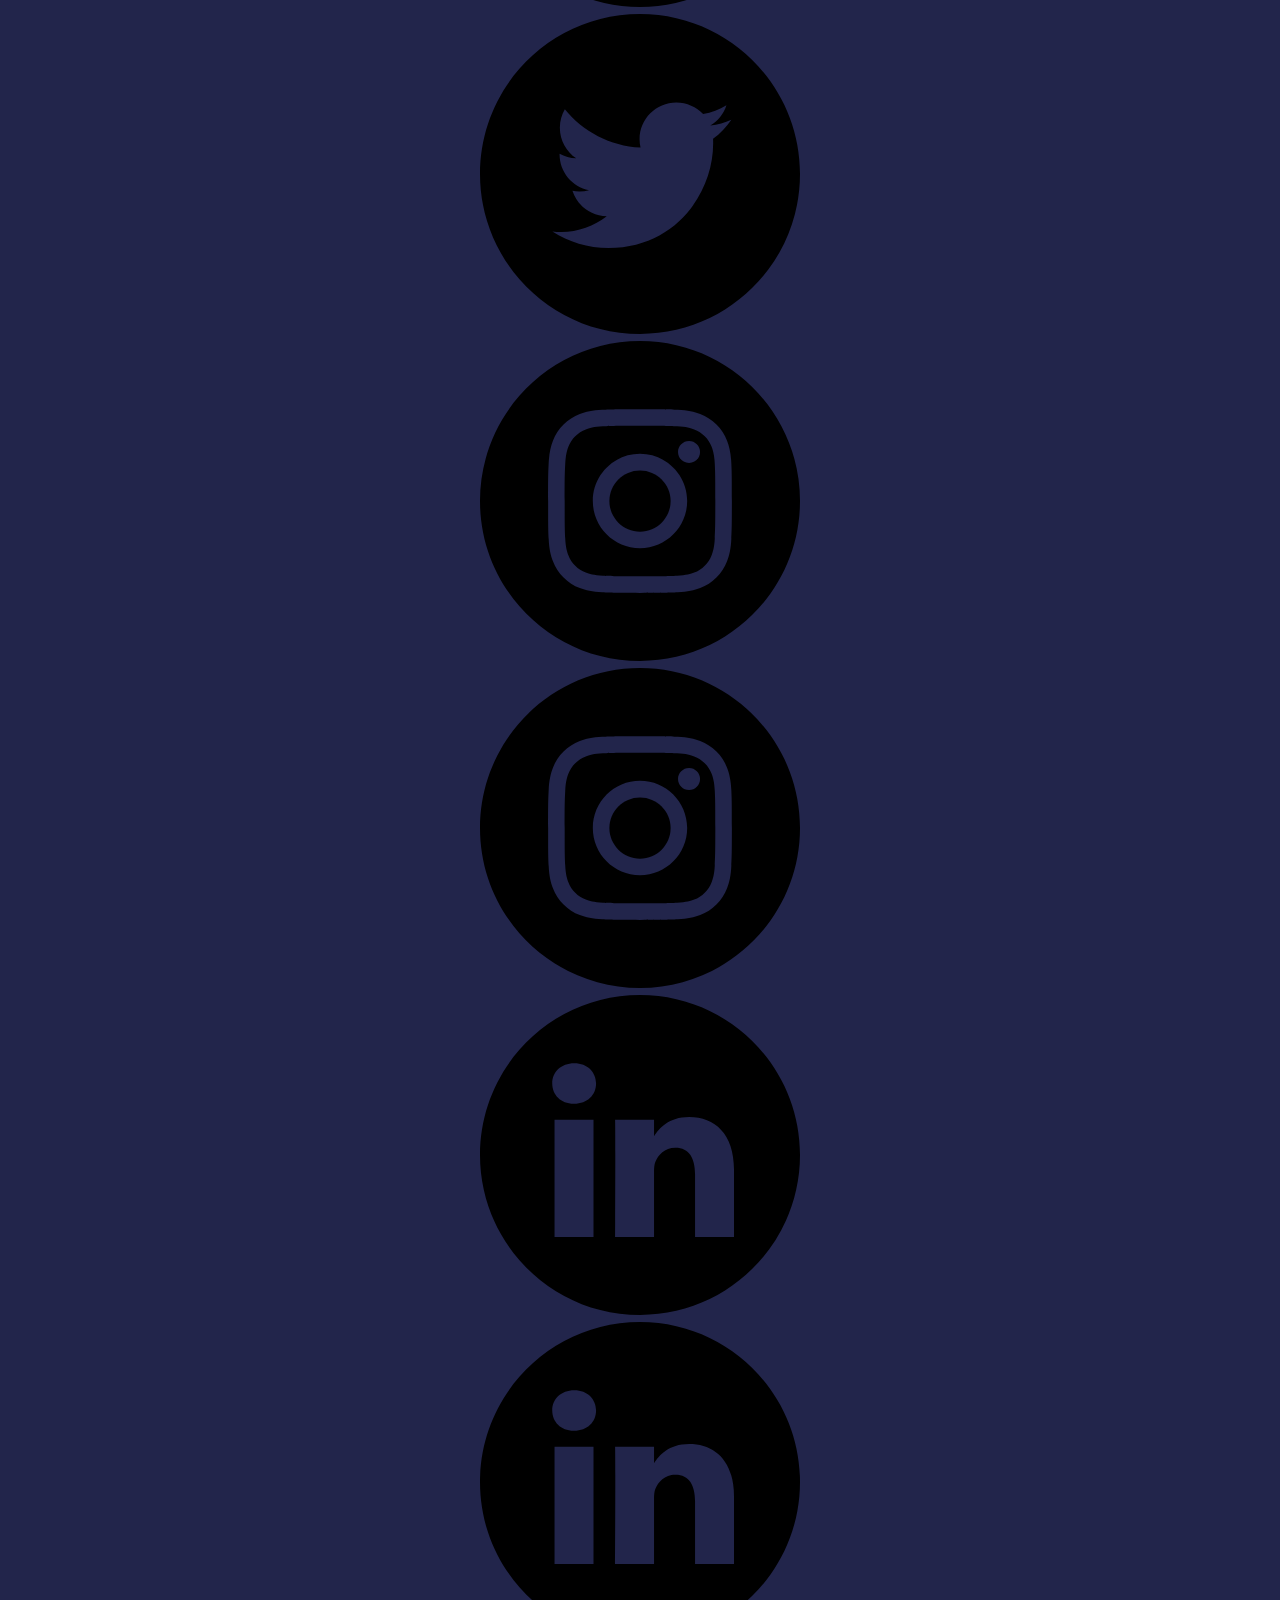
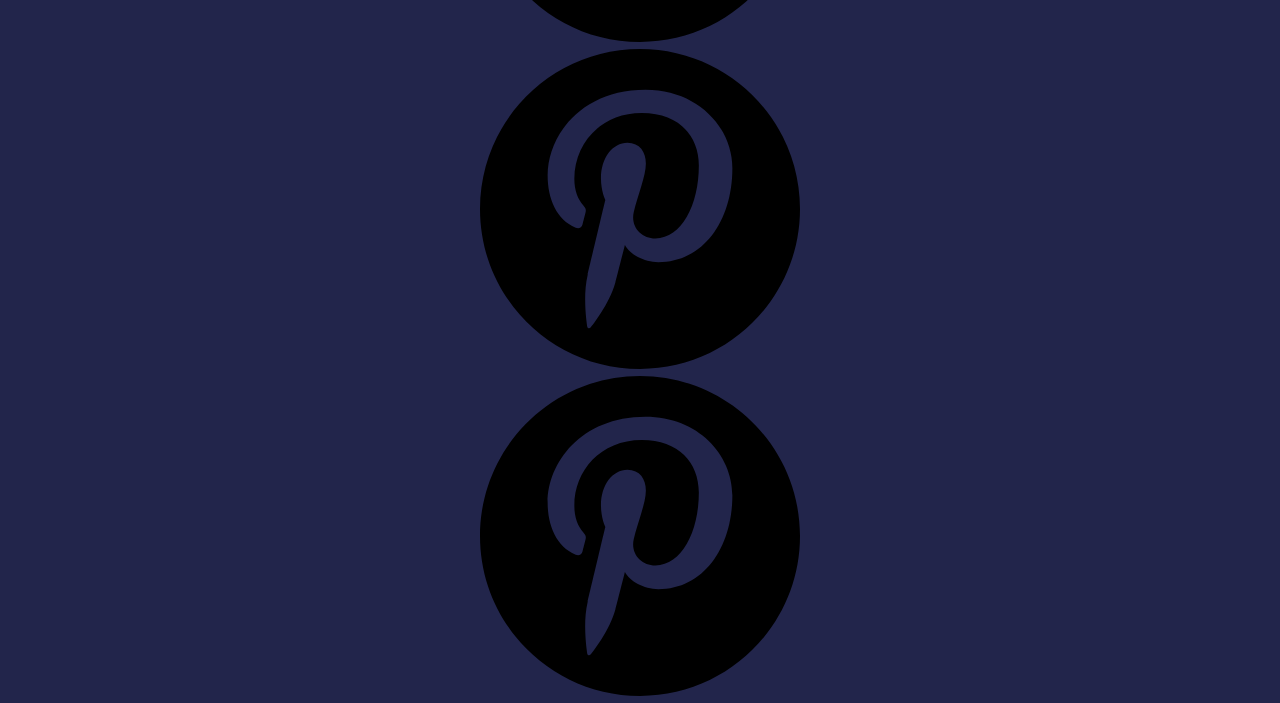
<file: Contact.html>
<!DOCTYPE html>
<html style="font-size: 16px;" lang="en"><head>
    <meta name="viewport" content="width=device-width, initial-scale=1.0">
    <meta charset="utf-8">
    <meta name="keywords" content="Contact Us, Follow us">
    <meta name="description" content="">
    <title>Contact</title>
    <link rel="stylesheet" href="style.css" media="screen">
<link rel="stylesheet" href="Contact.css" media="screen">
    <script class="u-script" type="text/javascript" src="jquery.js" defer=""></script>
    <script class="u-script" type="text/javascript" src="script.js" defer=""></script>
    
    
    <script type="application/ld+json"></script>
    <meta name="theme-color" content="#478ac9">
    <meta property="og:title" content="Contact">
    <meta property="og:type" content="website">
  </head>
  <body class="u-body u-xl-mode" data-lang="en"><header class="u-clearfix u-header u-header" id="sec-176e"><div class="u-clearfix u-sheet u-valign-middle-lg u-valign-middle-md u-valign-middle-sm u-valign-middle-xs u-sheet-1">
        <a href="Home.html" class="u-image u-logo u-image-1" data-image-width="600" data-image-height="600">
          <img src="images/orange-69.png" class="u-logo-image u-logo-image-1">
        </a>
        <nav class="u-menu u-menu-hamburger u-offcanvas u-menu-1" data-responsive-from="XL">
          <div class="menu-collapse" style="font-size: 1rem; letter-spacing: 0px; font-weight: 700; text-transform: uppercase;">
            <a class="u-button-style u-custom-active-border-color u-custom-border u-custom-border-color u-custom-borders u-custom-hover-border-color u-custom-left-right-menu-spacing u-custom-padding-bottom u-custom-text-active-color u-custom-text-color u-custom-text-hover-color u-custom-top-bottom-menu-spacing u-nav-link u-text-active-palette-1-base u-text-hover-palette-2-base" href="#" style="padding: 2px 4px; font-size: calc(1em + 4px);">
              <svg class="u-svg-link" viewBox="0 0 24 24"><use xmlns:xlink="http://www.w3.org/1999/xlink" xlink:href="#menu-hamburger"></use></svg>
              <svg class="u-svg-content" version="1.1" id="menu-hamburger" viewBox="0 0 16 16" x="0px" y="0px" xmlns:xlink="http://www.w3.org/1999/xlink" xmlns="http://www.w3.org/2000/svg"><g><rect y="1" width="16" height="2"></rect><rect y="7" width="16" height="2"></rect><rect y="13" width="16" height="2"></rect>
</g></svg>
            </a>
          </div>
          <div class="u-nav-container">
            <ul class="u-nav u-spacing-30 u-unstyled u-nav-1"><li class="u-nav-item"><a class="u-border-2 u-border-active-palette-1-base u-border-hover-palette-1-light-1 u-border-no-left u-border-no-right u-border-no-top u-button-style u-nav-link u-text-active-grey-90 u-text-grey-90 u-text-hover-grey-90" href="Home.html" style="padding: 10px 0px;">Home</a>
</li><li class="u-nav-item"><a class="u-border-2 u-border-active-palette-1-base u-border-hover-palette-1-light-1 u-border-no-left u-border-no-right u-border-no-top u-button-style u-nav-link u-text-active-grey-90 u-text-grey-90 u-text-hover-grey-90" href="About.html" style="padding: 10px 0px;">About</a>
</li><li class="u-nav-item"><a class="u-border-2 u-border-active-palette-1-base u-border-hover-palette-1-light-1 u-border-no-left u-border-no-right u-border-no-top u-button-style u-nav-link u-text-active-grey-90 u-text-grey-90 u-text-hover-grey-90" href="Contact.html" style="padding: 10px 0px;">Contact</a>
</li></ul>
          </div>
          <div class="u-nav-container-collapse">
            <div class="u-black u-container-style u-inner-container-layout u-opacity u-opacity-95 u-sidenav">
              <div class="u-inner-container-layout u-sidenav-overflow">
                <div class="u-menu-close"></div>
                <ul class="u-align-center u-nav u-popupmenu-items u-unstyled u-nav-2"><li class="u-nav-item"><a class="u-button-style u-nav-link" href="Home.html">Home</a>
</li><li class="u-nav-item"><a class="u-button-style u-nav-link" href="About.html">About</a>
</li><li class="u-nav-item"><a class="u-button-style u-nav-link" href="Contact.html">Contact</a>
</li></ul>
              </div>
            </div>
            <div class="u-black u-menu-overlay u-opacity u-opacity-70"></div>
          </div>
        </nav>
        <div class="u-shape u-shape-svg u-text-palette-3-base u-shape-1">
          <svg class="u-svg-link" preserveAspectRatio="none" viewBox="0 0 154 160" style=""><use xmlns:xlink="http://www.w3.org/1999/xlink" xlink:href="#svg-5ca9"></use></svg>
          <svg class="u-svg-content" viewBox="0 0 154 160" x="0px" y="0px" id="svg-5ca9" style="enable-background:new 0 0 154 160;"><path d="M55.7,1.9C88,14.5,104.6,51.7,91.9,83.8c-12.7,32-49.2,47.8-81.5,35.3c-3.6-1.4-7.2-3.5-10.4-5.5
	c8.4,18.1,23.6,33,43.8,40.9c41.5,16.1,88.3-4.1,104.6-45.2s-4.2-87.5-45.7-103.7C87.2-0.5,70.9-1.4,55.7,1.9z"></path></svg>
        </div>
        <div class="u-shape u-shape-svg u-text-palette-3-base u-shape-2">
          <svg class="u-svg-link" preserveAspectRatio="none" viewBox="0 0 160 160" style=""><use xmlns:xlink="http://www.w3.org/1999/xlink" xlink:href="#svg-3d71"></use></svg>
          <svg class="u-svg-content" viewBox="0 0 160 160" x="0px" y="0px" id="svg-3d71" style="enable-background:new 0 0 160 160;"><path d="M80,39.1c-22.5,0-40.9,18.3-40.9,40.9s18.3,40.9,40.9,40.9s40.9-18.3,40.9-40.9S102.5,39.1,80,39.1z M75.3,0h9.4v28.4h-9.4
	V0z M75.3,131.6h9.4V160h-9.4V131.6z M131.6,75.3H160v9.4h-28.4V75.3z M0,75.3h28.4v9.4H0V75.3z M113.1,119.8l6.6-6.6l20.1,20.1
	l-6.6,6.6L113.1,119.8z M20.1,26.7l6.6-6.6l20.1,20.1l-6.6,6.6L20.1,26.7z M20.1,133.3l20.1-20.1l6.6,6.6l-20.1,20.1L20.1,133.3z
	 M113.1,40.2l20.1-20.1l6.6,6.6l-20.1,20.1L113.1,40.2z"></path></svg>
        </div>
      </div></header> 
    <section class="u-align-center u-clearfix u-section-1" id="sec-628e">
      <div class="u-clearfix u-sheet u-sheet-1">
        <h2 class="u-text u-text-default u-text-palette-3-base u-text-1">Contact Us</h2>
        <div class="u-form u-form-1">
          <form action="https://forms.nicepagesrv.com/Form/Process" class="u-clearfix u-form-spacing-10 u-form-vertical u-inner-form" style="padding: 10px" source="email" name="form">
            <div class="u-form-group u-form-name u-label-none">
              <label for="name-3b9a" class="u-label">Name</label>
              <input type="text" placeholder="Enter your Name" id="name-3b9a" name="name" class="u-border-1 u-border-grey-30 u-input u-input-rectangle u-white" required="">
            </div>
            <div class="u-form-email u-form-group u-label-none">
              <label for="email-3b9a" class="u-label">Email</label>
              <input type="email" placeholder="Enter a valid email address" id="email-3b9a" name="email" class="u-border-1 u-border-grey-30 u-input u-input-rectangle u-white" required="">
            </div>
            <div class="u-form-group u-form-message u-label-none">
              <label for="message-3b9a" class="u-label">Message</label>
              <textarea placeholder="Enter your message" rows="4" cols="50" id="message-3b9a" name="message" class="u-border-1 u-border-grey-30 u-input u-input-rectangle u-white" required=""></textarea>
            </div>
            <div class="u-align-left u-form-group u-form-submit">
              <a href="#" class="u-border-none u-btn u-btn-submit u-button-style u-palette-3-base u-btn-1">Submit</a>
              <input type="submit" value="submit" class="u-form-control-hidden">
            </div>
            <div class="u-form-send-message u-form-send-success"> Thank you! Your message has been sent. </div>
            <div class="u-form-send-error u-form-send-message"> Unable to send your message. Please fix errors then try again. </div>
            <input type="hidden" value="" name="recaptchaResponse">
            <input type="hidden" name="formServices" value="8d7b274a0f42835c88f1898fe00839df">
          </form>
        </div>
        <div class="u-shape u-shape-svg u-text-palette-3-base u-shape-1">
          <svg class="u-svg-link" preserveAspectRatio="none" viewBox="0 0 160 160" style=""><use xmlns:xlink="http://www.w3.org/1999/xlink" xlink:href="#svg-a6cd"></use></svg>
          <svg class="u-svg-content" viewBox="0 0 160 160" x="0px" y="0px" id="svg-a6cd" style="enable-background:new 0 0 160 160;"><path d="M80,30c27.6,0,50,22.4,50,50s-22.4,50-50,50s-50-22.4-50-50S52.4,30,80,30 M80,0C35.8,0,0,35.8,0,80s35.8,80,80,80
	s80-35.8,80-80S124.2,0,80,0L80,0z"></path></svg>
        </div>
        <div class="u-shape u-shape-svg u-text-palette-3-base u-shape-2">
          <svg class="u-svg-link" preserveAspectRatio="none" viewBox="0 0 160 160" style=""><use xmlns:xlink="http://www.w3.org/1999/xlink" xlink:href="#svg-545d"></use></svg>
          <svg class="u-svg-content" viewBox="0 0 160 160" x="0px" y="0px" id="svg-545d" style="enable-background:new 0 0 160 160;"><path d="M80,30c27.6,0,50,22.4,50,50s-22.4,50-50,50s-50-22.4-50-50S52.4,30,80,30 M80,0C35.8,0,0,35.8,0,80s35.8,80,80,80
	s80-35.8,80-80S124.2,0,80,0L80,0z"></path></svg>
        </div>
      </div>
    </section>
    <section class="u-clearfix u-section-2" id="sec-5e14">
      <div class="u-clearfix u-sheet u-valign-middle u-sheet-1">
        <div class="u-clearfix u-expanded-width u-layout-wrap u-layout-wrap-1">
          <div class="u-gutter-0 u-layout">
            <div class="u-layout-row">
              <div class="u-align-left u-container-style u-layout-cell u-left-cell u-size-30 u-layout-cell-1">
                <div class="u-container-layout u-container-layout-1">
                  <h2 class="u-text u-text-default u-text-palette-3-base u-text-1">Follow us</h2>
                  <p class="u-text u-text-2">for more info visit our accounts to know us better before contacting us..</p>
                </div>
              </div>
              <div class="u-align-left-sm u-align-left-xs u-align-right-lg u-align-right-md u-align-right-xl u-container-style u-layout-cell u-right-cell u-size-30 u-layout-cell-2">
                <div class="u-container-layout u-valign-middle u-container-layout-2">
                  <div class="u-social-icons u-spacing-20 u-social-icons-1">
                    <a class="u-social-url" title="facebook" target="_blank" href="https://facebook.com/name"><span class="u-icon u-social-facebook u-social-icon u-icon-1"><svg class="u-svg-link" preserveAspectRatio="xMidYMin slice" viewBox="0 0 512 512" style=""><use xmlns:xlink="http://www.w3.org/1999/xlink" xlink:href="#svg-5e9f"></use></svg><svg class="u-svg-content" viewBox="0 0 512 512" id="svg-5e9f"><path d="m512 256c0-141.4-114.6-256-256-256s-256 114.6-256 256 114.6 256 256 256c1.5 0 3 0 4.5-.1v-199.2h-55v-64.1h55v-47.2c0-54.7 33.4-84.5 82.2-84.5 23.4 0 43.5 1.7 49.3 2.5v57.2h-33.6c-26.5 0-31.7 12.6-31.7 31.1v40.8h63.5l-8.3 64.1h-55.2v189.5c107-30.7 185.3-129.2 185.3-246.1z"></path></svg></span>
                    </a>
                    <a class="u-social-url" title="twitter" target="_blank" href="https://twitter.com/name"><span class="u-icon u-social-icon u-social-twitter u-icon-2"><svg class="u-svg-link" preserveAspectRatio="xMidYMin slice" viewBox="0 0 512 512" style=""><use xmlns:xlink="http://www.w3.org/1999/xlink" xlink:href="#svg-9173"></use></svg><svg class="u-svg-content" viewBox="0 0 512 512" id="svg-9173"><path d="m256 0c-141.363281 0-256 114.636719-256 256s114.636719 256 256 256 256-114.636719 256-256-114.636719-256-256-256zm116.886719 199.601562c.113281 2.519532.167969 5.050782.167969 7.59375 0 77.644532-59.101563 167.179688-167.183594 167.183594h.003906-.003906c-33.183594 0-64.0625-9.726562-90.066406-26.394531 4.597656.542969 9.277343.8125 14.015624.8125 27.53125 0 52.867188-9.390625 72.980469-25.152344-25.722656-.476562-47.410156-17.464843-54.894531-40.8125 3.582031.6875 7.265625 1.0625 11.042969 1.0625 5.363281 0 10.558593-.722656 15.496093-2.070312-26.886718-5.382813-47.140624-29.144531-47.140624-57.597657 0-.265624 0-.503906.007812-.75 7.917969 4.402344 16.972656 7.050782 26.613281 7.347657-15.777343-10.527344-26.148437-28.523438-26.148437-48.910157 0-10.765624 2.910156-20.851562 7.957031-29.535156 28.976563 35.554688 72.28125 58.9375 121.117187 61.394532-1.007812-4.304688-1.527343-8.789063-1.527343-13.398438 0-32.4375 26.316406-58.753906 58.765625-58.753906 16.902344 0 32.167968 7.144531 42.890625 18.566406 13.386719-2.640625 25.957031-7.53125 37.3125-14.261719-4.394531 13.714844-13.707031 25.222657-25.839844 32.5 11.886719-1.421875 23.214844-4.574219 33.742187-9.253906-7.863281 11.785156-17.835937 22.136719-29.308593 30.429687zm0 0"></path></svg></span>
                    </a>
                    <a class="u-social-url" title="instagram" target="_blank" href="https://instagram.com/name"><span class="u-icon u-social-icon u-social-instagram u-icon-3"><svg class="u-svg-link" preserveAspectRatio="xMidYMin slice" viewBox="0 0 512 512" style=""><use xmlns:xlink="http://www.w3.org/1999/xlink" xlink:href="#svg-ddc9"></use></svg><svg class="u-svg-content" viewBox="0 0 512 512" id="svg-ddc9"><path d="m305 256c0 27.0625-21.9375 49-49 49s-49-21.9375-49-49 21.9375-49 49-49 49 21.9375 49 49zm0 0"></path><path d="m370.59375 169.304688c-2.355469-6.382813-6.113281-12.160157-10.996094-16.902344-4.742187-4.882813-10.515625-8.640625-16.902344-10.996094-5.179687-2.011719-12.960937-4.40625-27.292968-5.058594-15.503906-.707031-20.152344-.859375-59.402344-.859375-39.253906 0-43.902344.148438-59.402344.855469-14.332031.65625-22.117187 3.050781-27.292968 5.0625-6.386719 2.355469-12.164063 6.113281-16.902344 10.996094-4.882813 4.742187-8.640625 10.515625-11 16.902344-2.011719 5.179687-4.40625 12.964843-5.058594 27.296874-.707031 15.5-.859375 20.148438-.859375 59.402344 0 39.25.152344 43.898438.859375 59.402344.652344 14.332031 3.046875 22.113281 5.058594 27.292969 2.359375 6.386719 6.113281 12.160156 10.996094 16.902343 4.742187 4.882813 10.515624 8.640626 16.902343 10.996094 5.179688 2.015625 12.964844 4.410156 27.296875 5.0625 15.5.707032 20.144532.855469 59.398438.855469 39.257812 0 43.90625-.148437 59.402344-.855469 14.332031-.652344 22.117187-3.046875 27.296874-5.0625 12.820313-4.945312 22.953126-15.078125 27.898438-27.898437 2.011719-5.179688 4.40625-12.960938 5.0625-27.292969.707031-15.503906.855469-20.152344.855469-59.402344 0-39.253906-.148438-43.902344-.855469-59.402344-.652344-14.332031-3.046875-22.117187-5.0625-27.296874zm-114.59375 162.179687c-41.691406 0-75.488281-33.792969-75.488281-75.484375s33.796875-75.484375 75.488281-75.484375c41.6875 0 75.484375 33.792969 75.484375 75.484375s-33.796875 75.484375-75.484375 75.484375zm78.46875-136.3125c-9.742188 0-17.640625-7.898437-17.640625-17.640625s7.898437-17.640625 17.640625-17.640625 17.640625 7.898437 17.640625 17.640625c-.003906 9.742188-7.898437 17.640625-17.640625 17.640625zm0 0"></path><path d="m256 0c-141.363281 0-256 114.636719-256 256s114.636719 256 256 256 256-114.636719 256-256-114.636719-256-256-256zm146.113281 316.605469c-.710937 15.648437-3.199219 26.332031-6.832031 35.683593-7.636719 19.746094-23.246094 35.355469-42.992188 42.992188-9.347656 3.632812-20.035156 6.117188-35.679687 6.832031-15.675781.714844-20.683594.886719-60.605469.886719-39.925781 0-44.929687-.171875-60.609375-.886719-15.644531-.714843-26.332031-3.199219-35.679687-6.832031-9.8125-3.691406-18.695313-9.476562-26.039063-16.957031-7.476562-7.339844-13.261719-16.226563-16.953125-26.035157-3.632812-9.347656-6.121094-20.035156-6.832031-35.679687-.722656-15.679687-.890625-20.6875-.890625-60.609375s.167969-44.929688.886719-60.605469c.710937-15.648437 3.195312-26.332031 6.828125-35.683593 3.691406-9.808594 9.480468-18.695313 16.960937-26.035157 7.339844-7.480469 16.226563-13.265625 26.035157-16.957031 9.351562-3.632812 20.035156-6.117188 35.683593-6.832031 15.675781-.714844 20.683594-.886719 60.605469-.886719s44.929688.171875 60.605469.890625c15.648437.710937 26.332031 3.195313 35.683593 6.824219 9.808594 3.691406 18.695313 9.480468 26.039063 16.960937 7.476563 7.34375 13.265625 16.226563 16.953125 26.035157 3.636719 9.351562 6.121094 20.035156 6.835938 35.683593.714843 15.675781.882812 20.683594.882812 60.605469s-.167969 44.929688-.886719 60.605469zm0 0"></path></svg></span>
                    </a>
                    <a class="u-social-url" target="_blank" data-type="Custom" title="linkedin" href="https://linkedin.com/name"><span class="u-icon u-social-custom u-social-icon u-icon-4"><svg class="u-svg-link" preserveAspectRatio="xMidYMin slice" viewBox="0 0 512 512" style=""><use xmlns:xlink="http://www.w3.org/1999/xlink" xlink:href="#svg-2804"></use></svg><svg class="u-svg-content" viewBox="0 0 512 512" id="svg-2804"><path d="m256 0c-141.363281 0-256 114.636719-256 256s114.636719 256 256 256 256-114.636719 256-256-114.636719-256-256-256zm-74.390625 387h-62.347656v-187.574219h62.347656zm-31.171875-213.1875h-.40625c-20.921875 0-34.453125-14.402344-34.453125-32.402344 0-18.40625 13.945313-32.410156 35.273437-32.410156 21.328126 0 34.453126 14.003906 34.859376 32.410156 0 18-13.53125 32.402344-35.273438 32.402344zm255.984375 213.1875h-62.339844v-100.347656c0-25.21875-9.027343-42.417969-31.585937-42.417969-17.222656 0-27.480469 11.601563-31.988282 22.800781-1.648437 4.007813-2.050781 9.609375-2.050781 15.214844v104.75h-62.34375s.816407-169.976562 0-187.574219h62.34375v26.558594c8.285157-12.78125 23.109375-30.960937 56.1875-30.960937 41.019531 0 71.777344 26.808593 71.777344 84.421874zm0 0"></path></svg></span>
                    </a>
                    <a class="u-social-url" target="_blank" data-type="Custom" title="pinterest" href="https://pinterest.com/name"><span class="u-icon u-social-custom u-social-icon u-text-black u-icon-5"><svg class="u-svg-link" preserveAspectRatio="xMidYMin slice" viewBox="0 0 97.75 97.75" style=""><use xmlns:xlink="http://www.w3.org/1999/xlink" xlink:href="#svg-251c"></use></svg><svg class="u-svg-content" viewBox="0 0 97.75 97.75" x="0px" y="0px" id="svg-251c" style="enable-background:new 0 0 97.75 97.75;"><g><path d="M48.875,0C21.883,0,0,21.882,0,48.875S21.883,97.75,48.875,97.75S97.75,75.868,97.75,48.875S75.867,0,48.875,0z    M54.499,65.109c-4.521,0-8.773-2.444-10.229-5.219c0,0-2.432,9.645-2.943,11.506c-1.813,6.58-7.146,13.162-7.561,13.701   c-0.289,0.375-0.928,0.258-0.994-0.24c-0.113-0.838-1.475-9.139,0.127-15.909c0.801-3.4,5.383-22.814,5.383-22.814   s-1.334-2.673-1.334-6.625c0-6.205,3.596-10.837,8.074-10.837c3.807,0,5.645,2.859,5.645,6.286c0,3.828-2.436,9.552-3.693,14.856   c-1.051,4.441,2.225,8.064,6.605,8.064c7.933,0,13.272-10.188,13.272-22.261c0-9.174-6.176-16.044-17.418-16.044   c-12.697,0-20.615,9.471-20.615,20.052c0,3.646,1.078,6.221,2.764,8.21c0.773,0.915,0.883,1.283,0.602,2.333   c-0.203,0.771-0.66,2.625-0.854,3.358c-0.279,1.062-1.137,1.44-2.098,1.049c-5.846-2.387-8.572-8.793-8.572-15.994   c0-11.893,10.029-26.154,29.922-26.154c15.985,0,26.506,11.566,26.506,23.984C77.089,52.839,67.956,65.109,54.499,65.109z"></path>
</g></svg></span>
                    </a>
                  </div>
                </div>
              </div>
            </div>
          </div>
        </div>
      </div>
    </section>

</body></html>
</file>
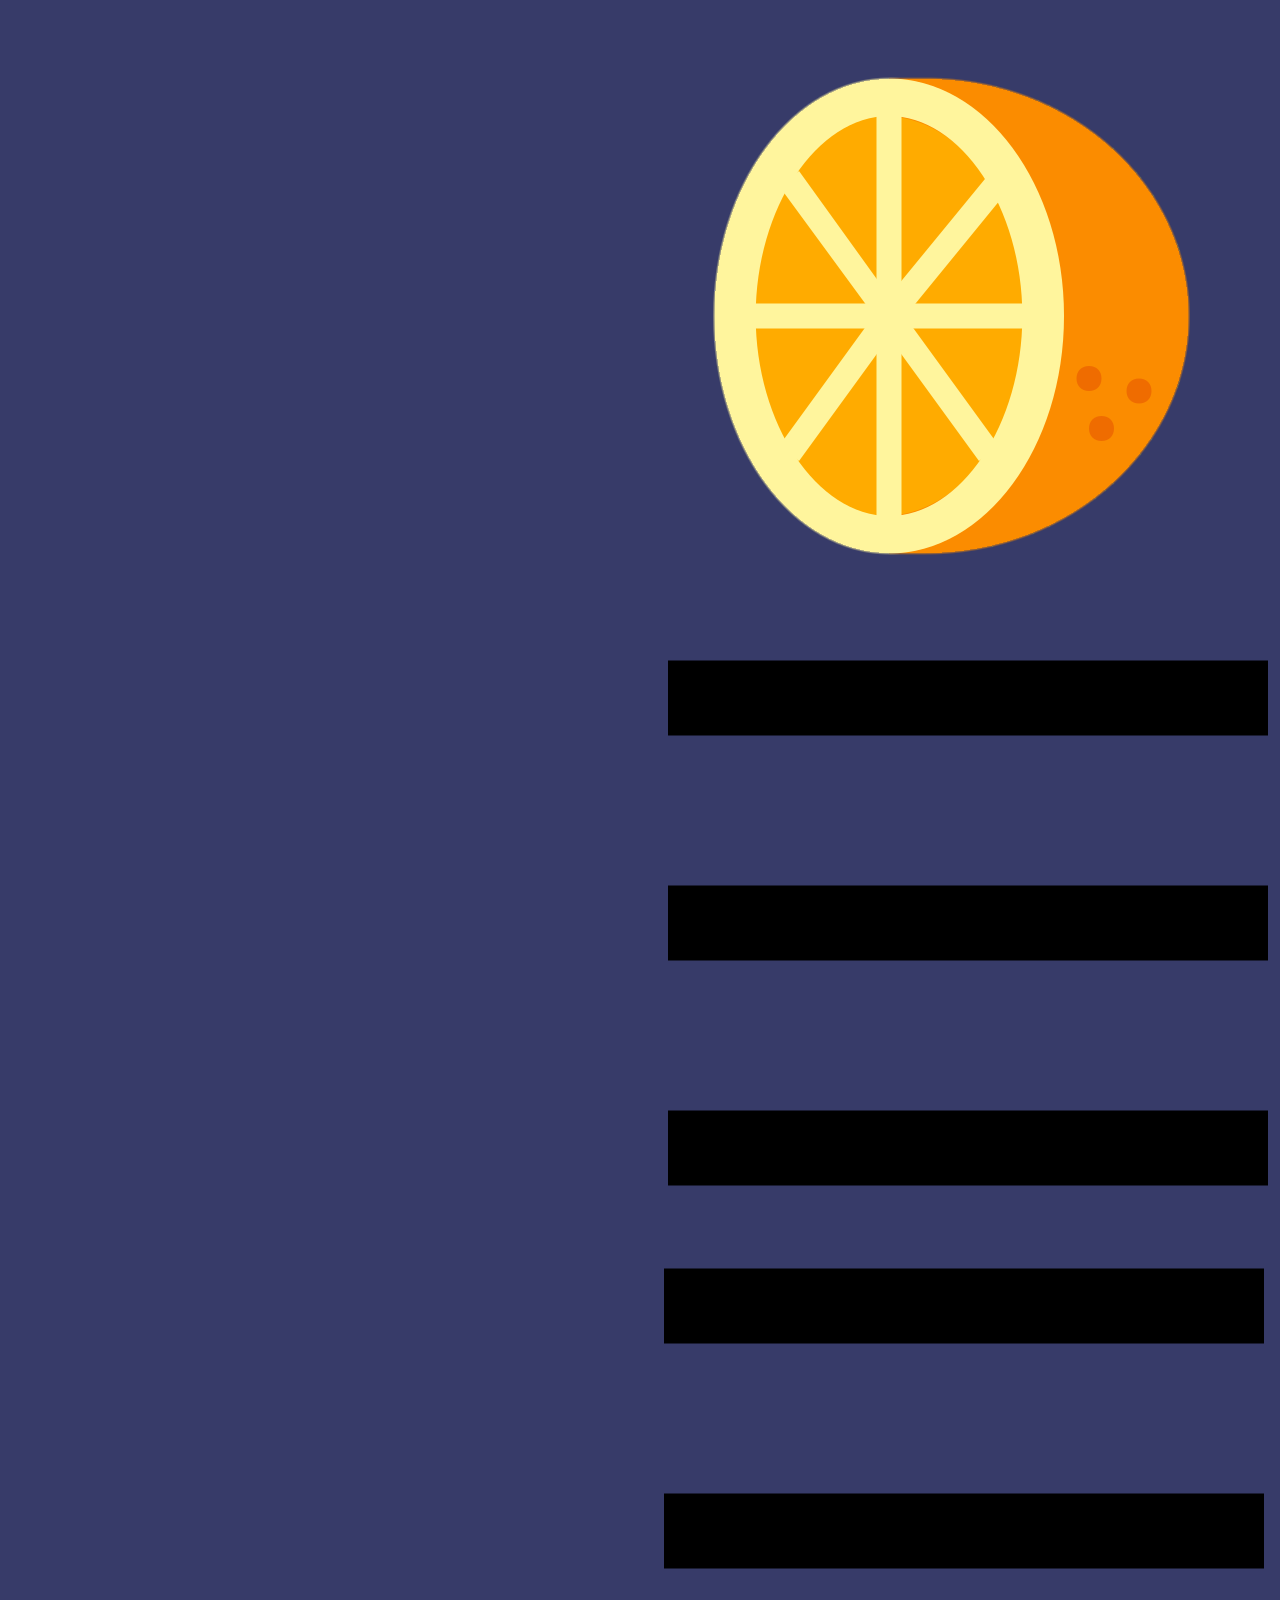
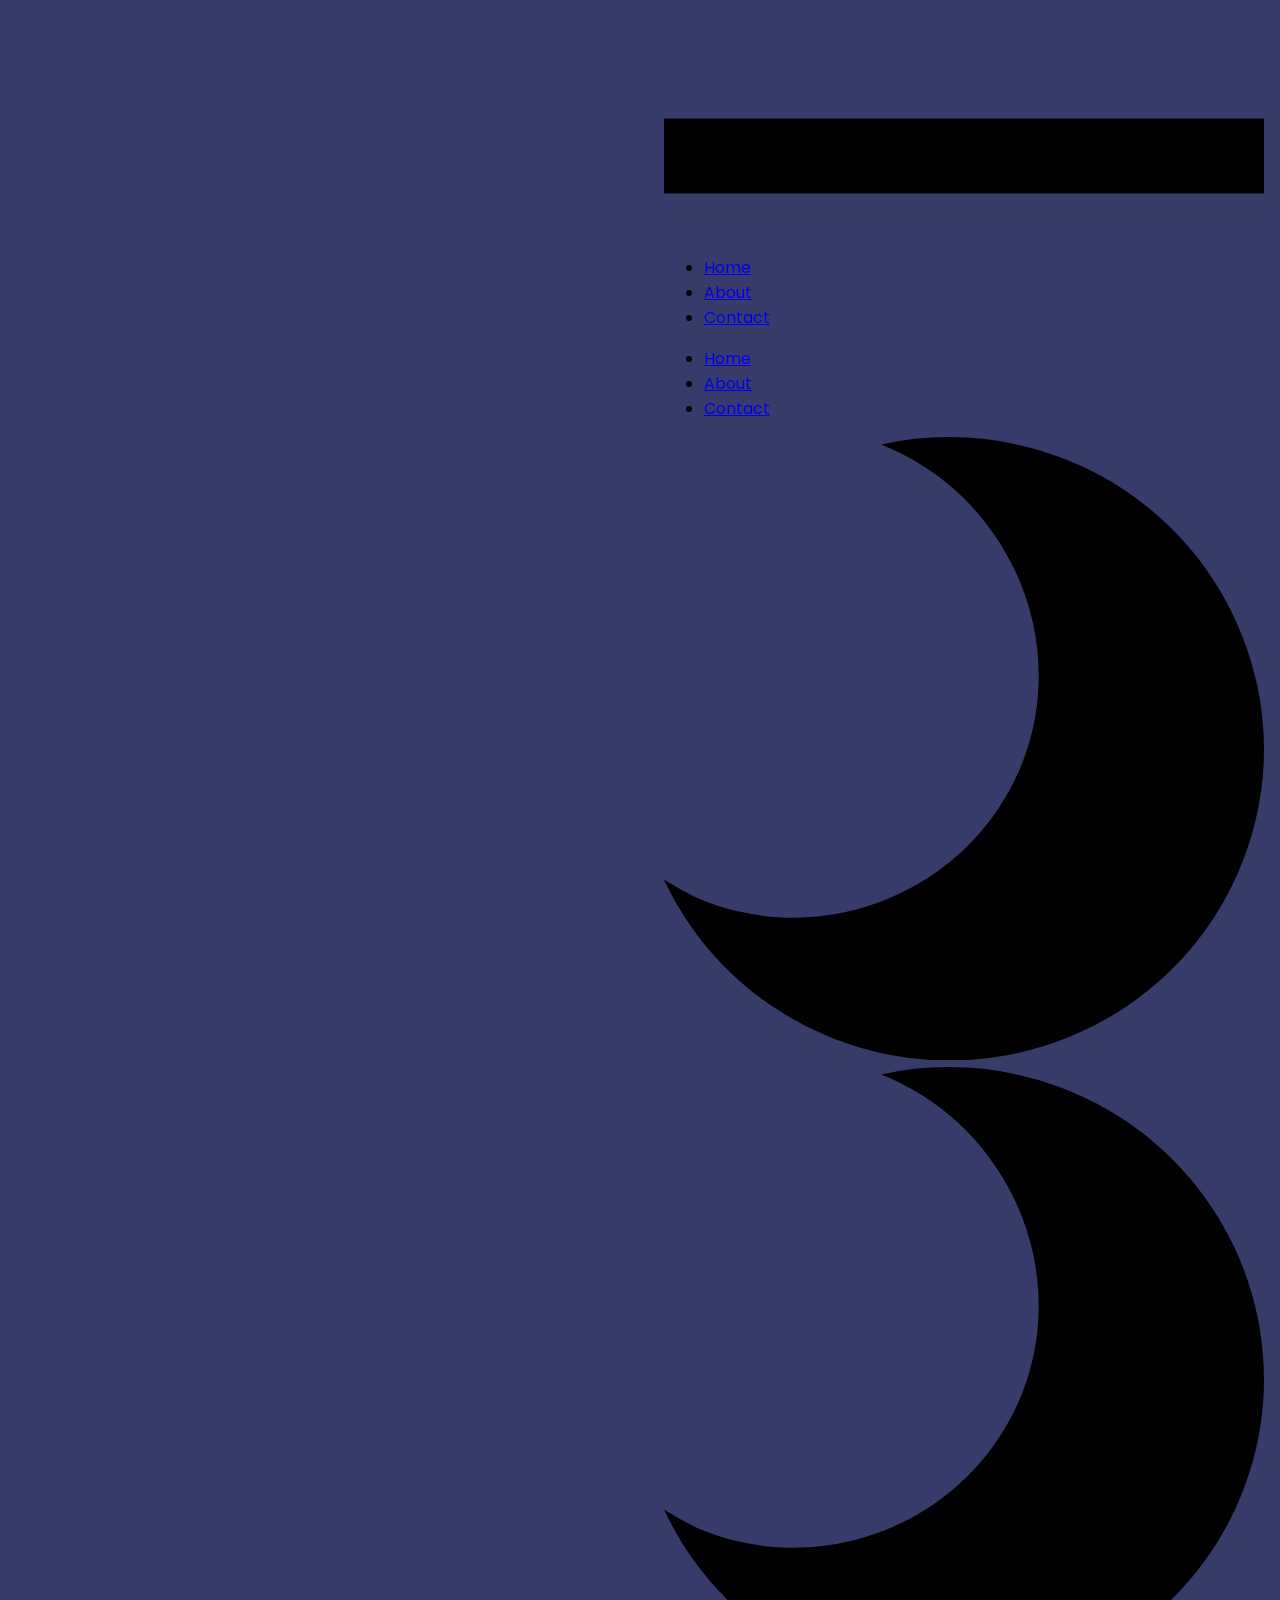
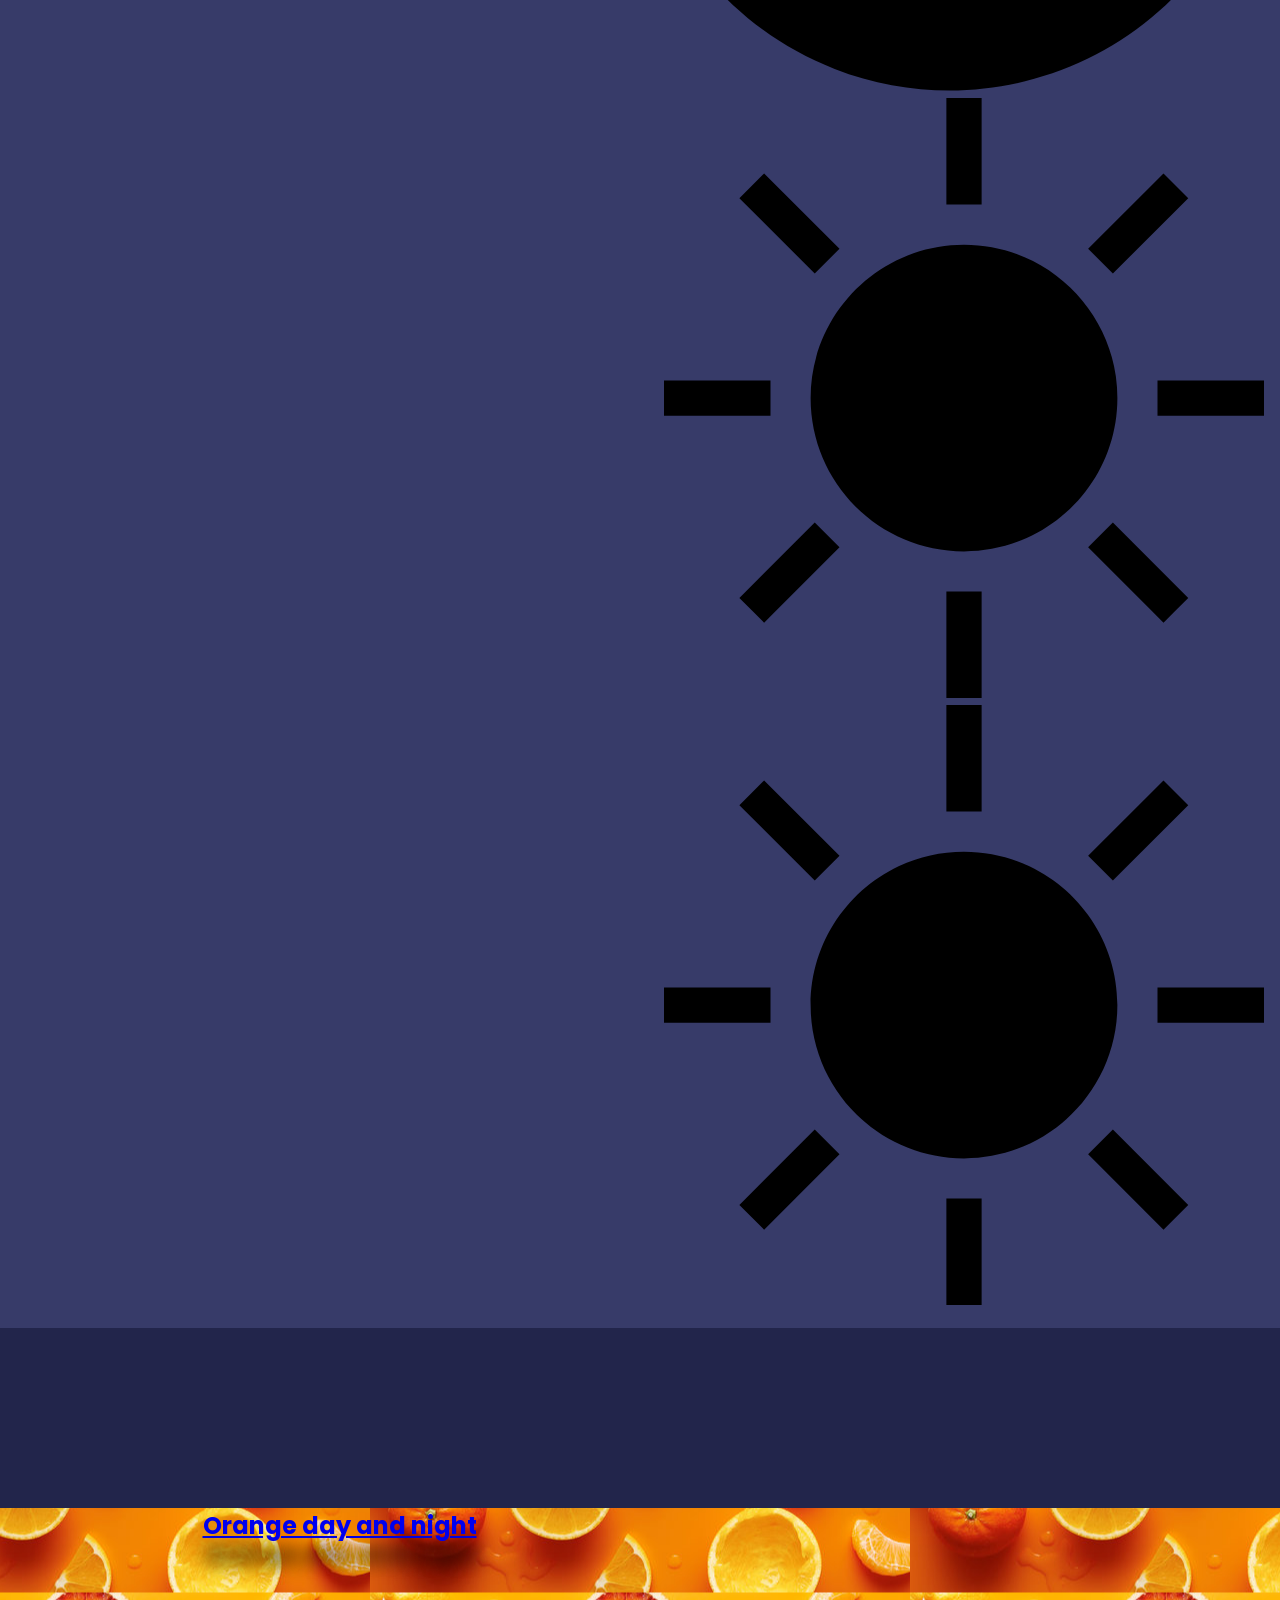
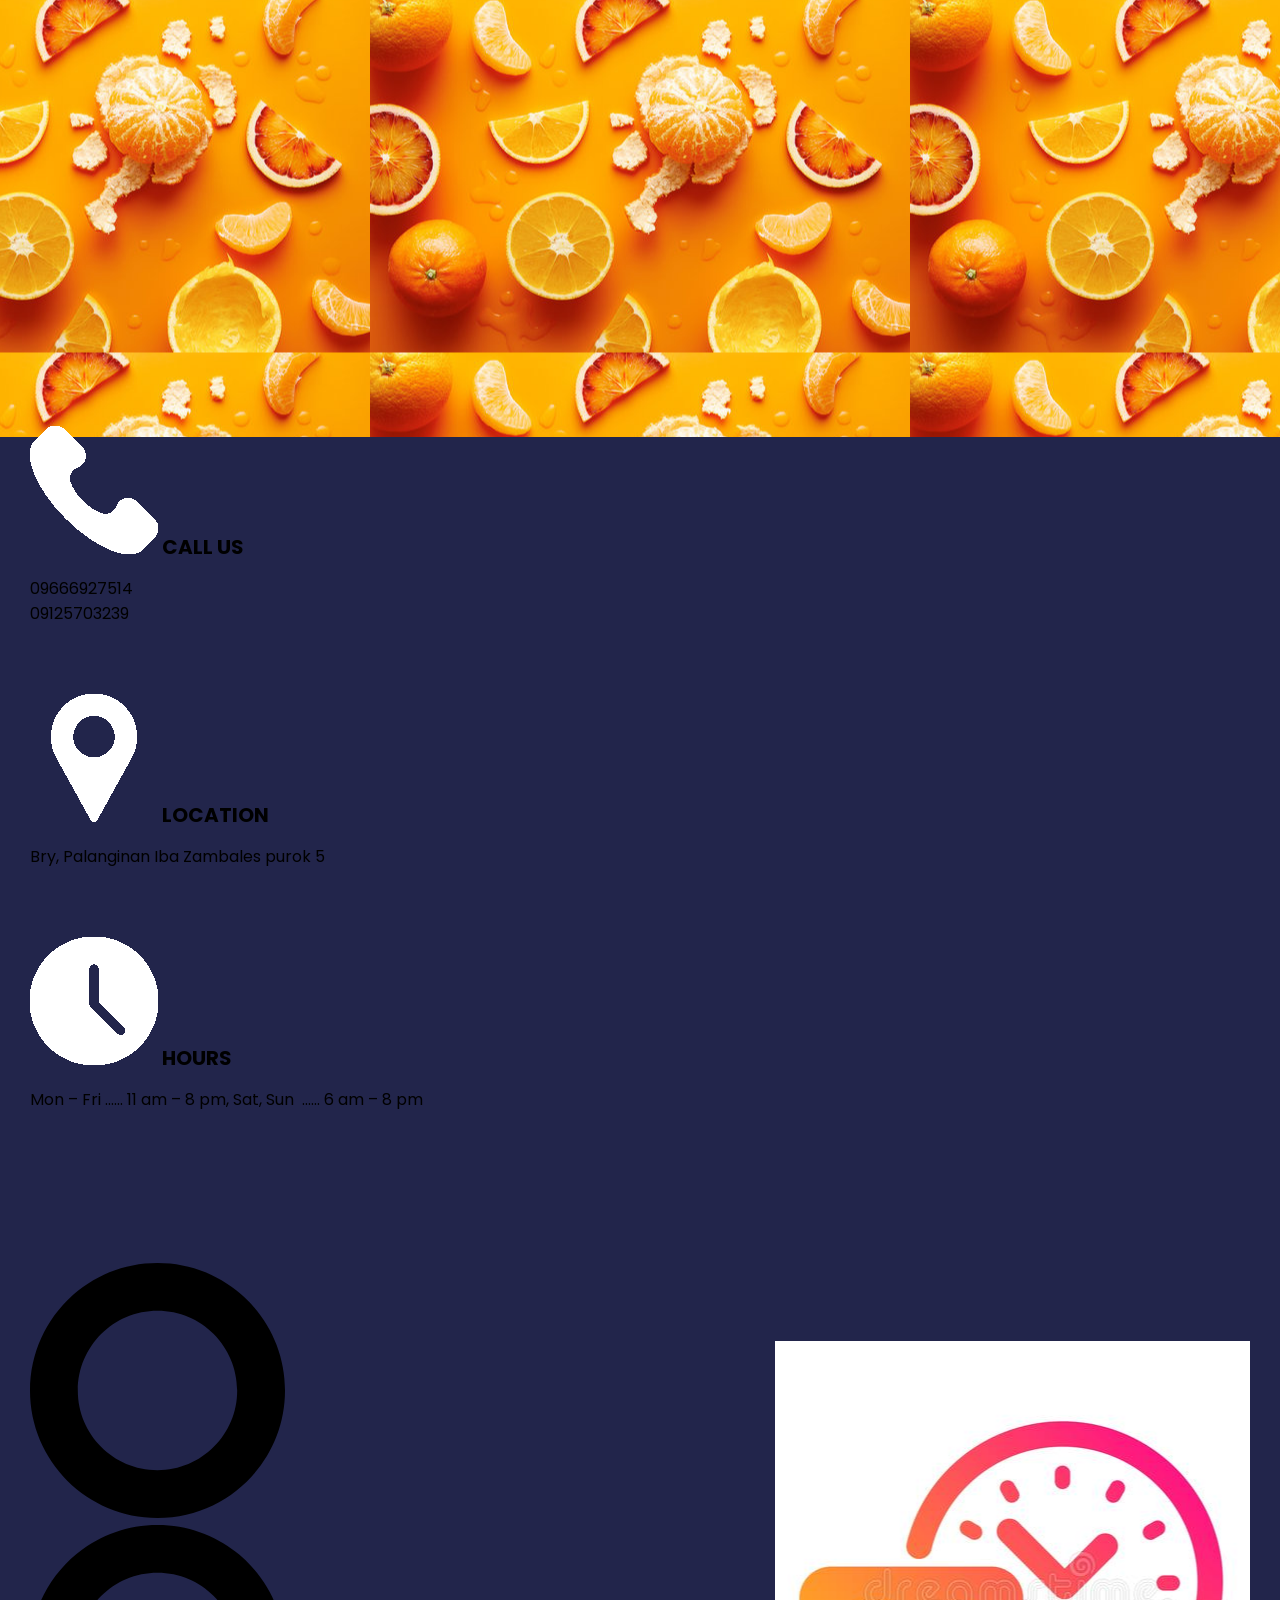
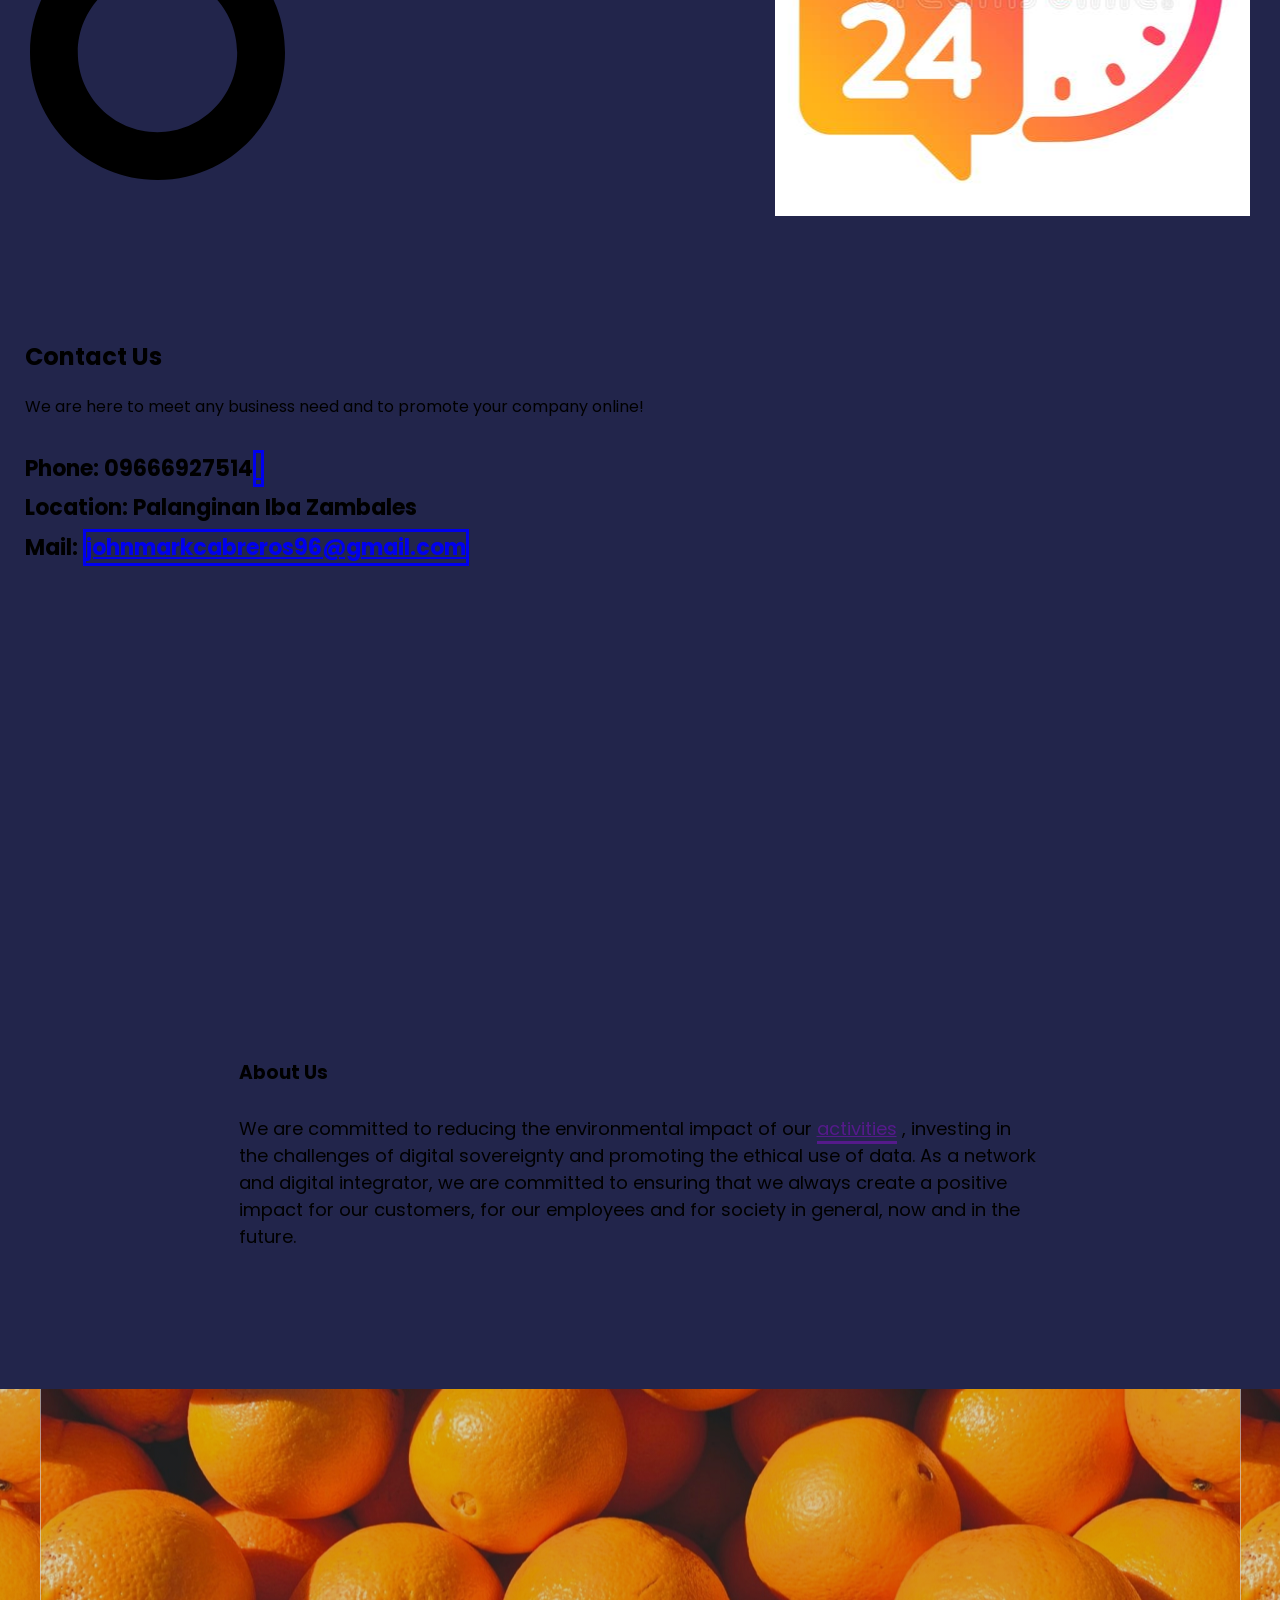
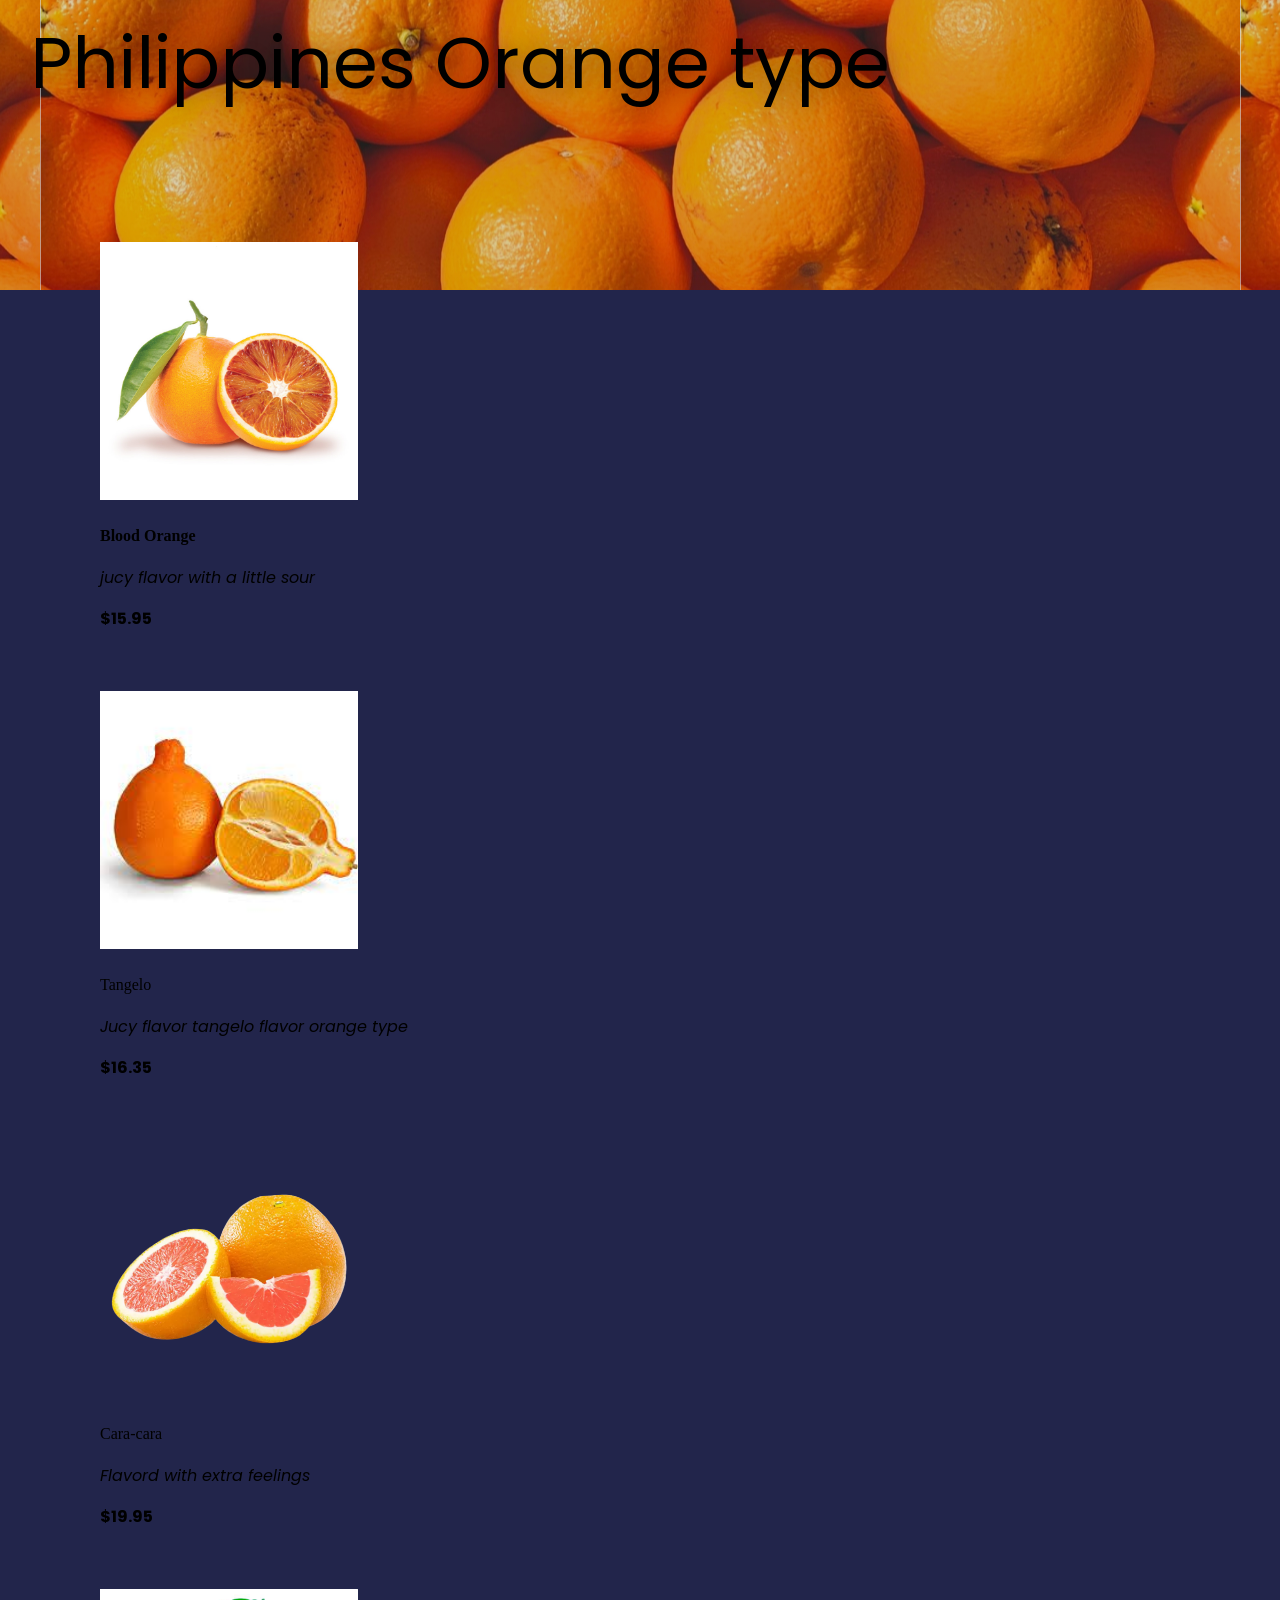
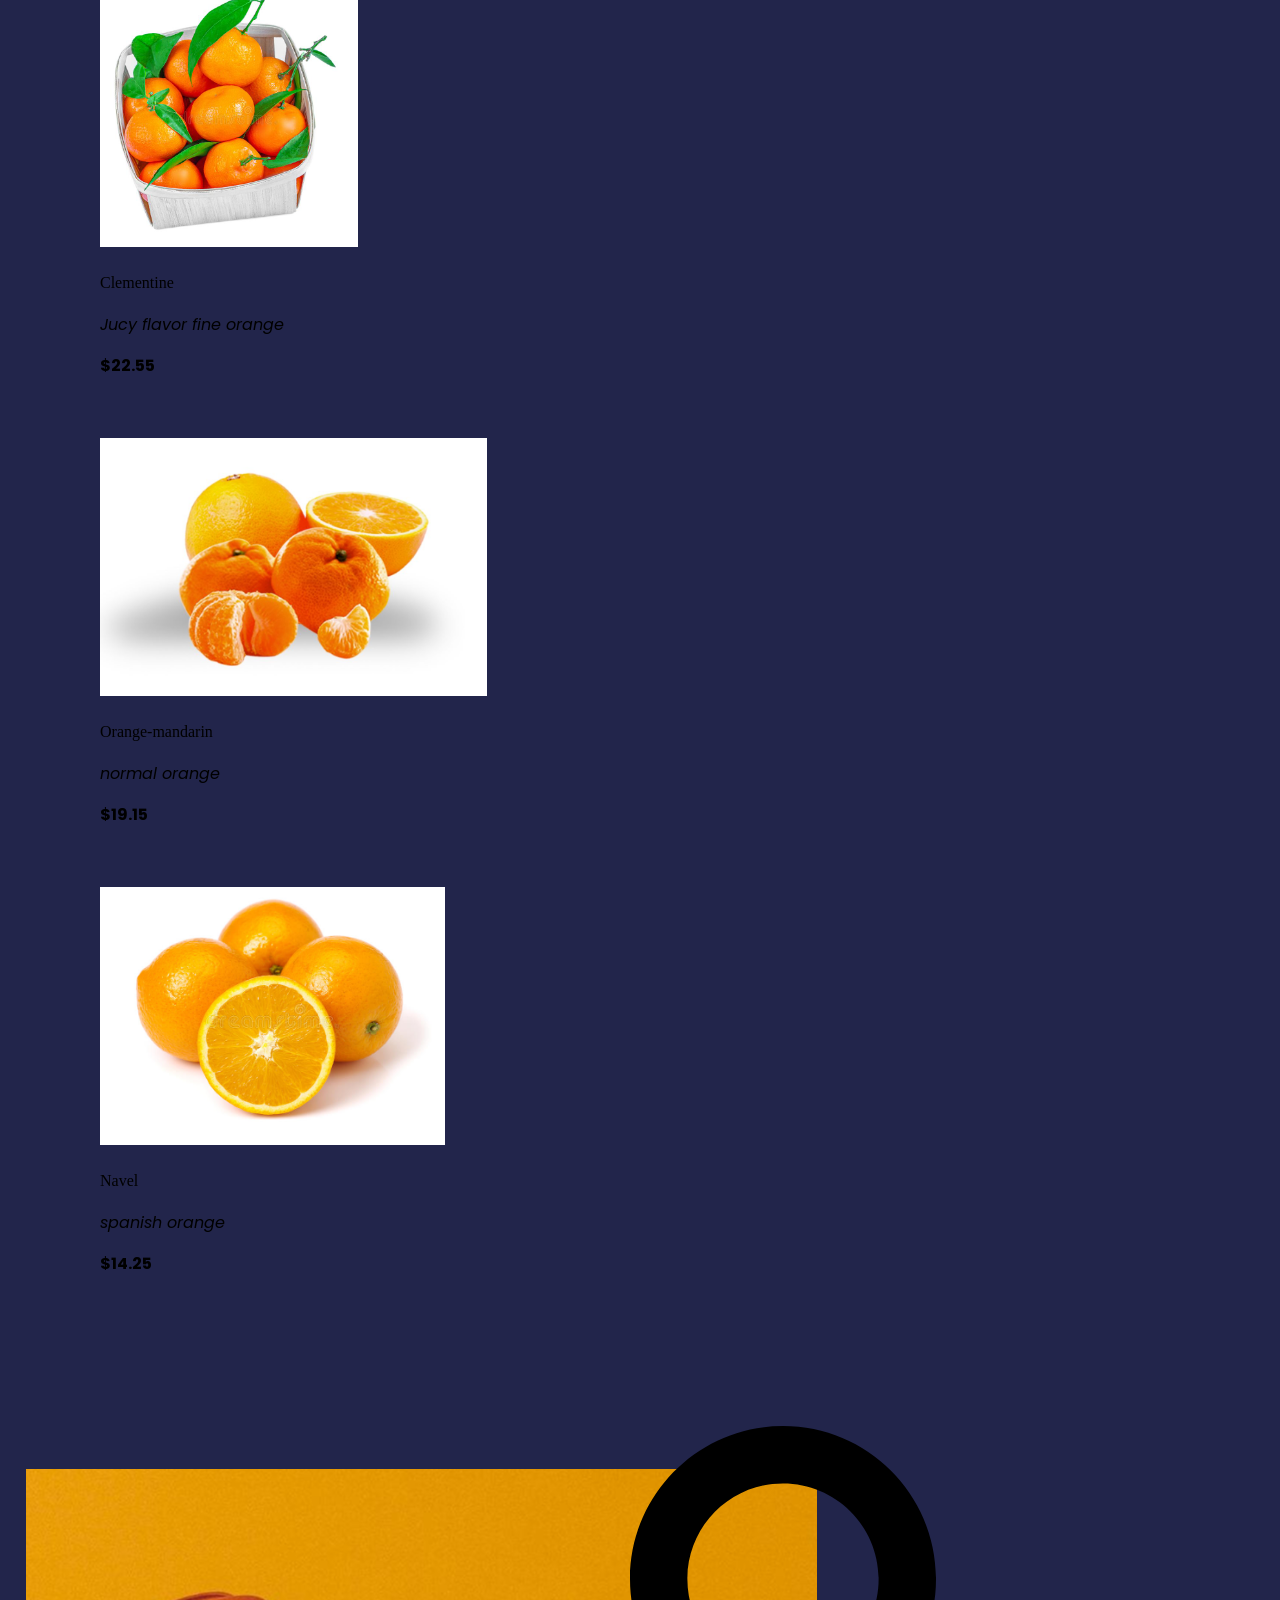
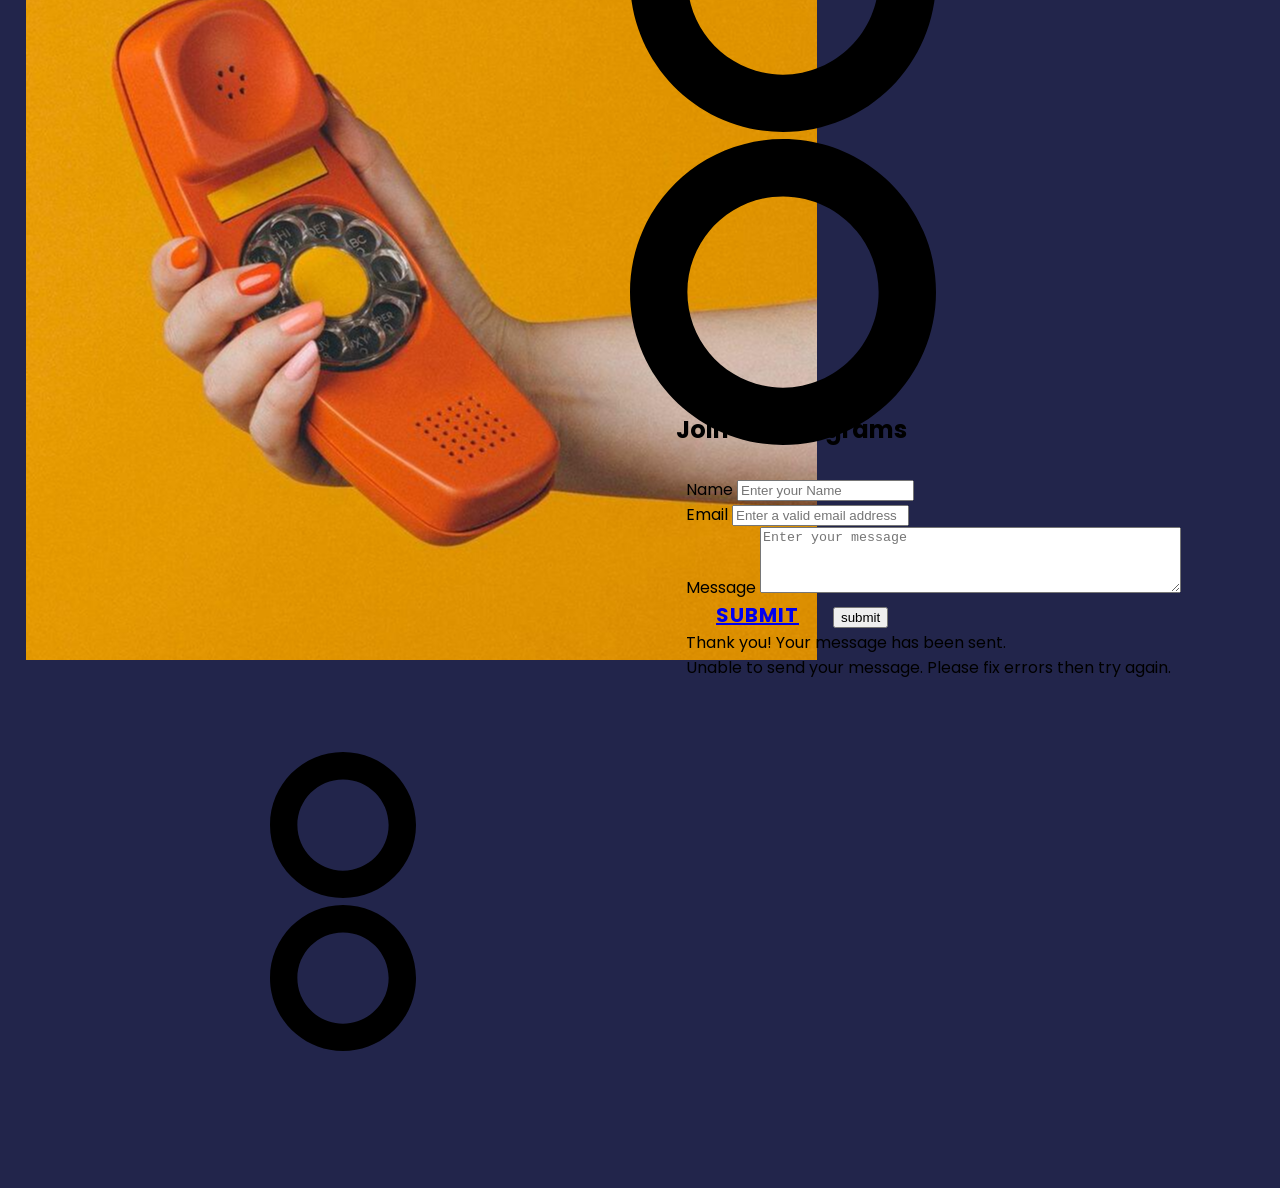
<file: Home.html>
<!DOCTYPE html>
<html style="font-size: 16px;" lang="en"><head>
    <meta name="viewport" content="width=device-width, initial-scale=1.0">
    <meta charset="utf-8">
    <meta name="keywords" content="Contact Us, ​Join Our Newsletter">
    <meta name="description" content="">
    <title>Home</title>
    <link rel="stylesheet" href="style.css" media="screen">
<link rel="stylesheet" href="Home.css" media="screen">
    <script class="u-script" type="text/javascript" src="jquery.js" defer=""></script>
    <script class="u-script" type="text/javascript" src="script.js" defer=""></script>
    
    
    
    
    
    
    
    <script type="application/ld+json"></script>
    <meta name="theme-color" content="#478ac9">
    <meta property="og:title" content="Home">
    <meta property="og:type" content="website">
  </head>
  <body class="u-body u-xl-mode" data-lang="en"><header class="u-clearfix u-header u-header" id="sec-176e"><div class="u-clearfix u-sheet u-valign-middle-lg u-valign-middle-md u-valign-middle-sm u-valign-middle-xs u-sheet-1">
        <a href="About.html" class="u-image u-logo u-image-1" data-image-width="600" data-image-height="600">
          <img src="images/orange-69.png" class="u-logo-image u-logo-image-1">
        </a>
        <nav class="u-menu u-menu-hamburger u-offcanvas u-menu-1" data-responsive-from="XL">
          <div class="menu-collapse" style="font-size: 1rem; letter-spacing: 0px; font-weight: 700; text-transform: uppercase;">
            <a class="u-button-style u-custom-active-border-color u-custom-border u-custom-border-color u-custom-borders u-custom-hover-border-color u-custom-left-right-menu-spacing u-custom-padding-bottom u-custom-text-active-color u-custom-text-color u-custom-text-hover-color u-custom-top-bottom-menu-spacing u-nav-link u-text-active-palette-1-base u-text-hover-palette-2-base" href="#" style="padding: 2px 4px; font-size: calc(1em + 4px);">
              <svg class="u-svg-link" viewBox="0 0 24 24"><use xmlns:xlink="http://www.w3.org/1999/xlink" xlink:href="#menu-hamburger"></use></svg>
              <svg class="u-svg-content" version="1.1" id="menu-hamburger" viewBox="0 0 16 16" x="0px" y="0px" xmlns:xlink="http://www.w3.org/1999/xlink" xmlns="http://www.w3.org/2000/svg"><g><rect y="1" width="16" height="2"></rect><rect y="7" width="16" height="2"></rect><rect y="13" width="16" height="2"></rect>
</g></svg>
            </a>
          </div>
          <div class="u-nav-container">
            <ul class="u-nav u-spacing-30 u-unstyled u-nav-1"><li class="u-nav-item"><a class="u-border-2 u-border-active-palette-1-base u-border-hover-palette-1-light-1 u-border-no-left u-border-no-right u-border-no-top u-button-style u-nav-link u-text-active-grey-90 u-text-grey-90 u-text-hover-grey-90" href="Home.html" style="padding: 10px 0px;">Home</a>
</li><li class="u-nav-item"><a class="u-border-2 u-border-active-palette-1-base u-border-hover-palette-1-light-1 u-border-no-left u-border-no-right u-border-no-top u-button-style u-nav-link u-text-active-grey-90 u-text-grey-90 u-text-hover-grey-90" href="About.html" style="padding: 10px 0px;">About</a>
</li><li class="u-nav-item"><a class="u-border-2 u-border-active-palette-1-base u-border-hover-palette-1-light-1 u-border-no-left u-border-no-right u-border-no-top u-button-style u-nav-link u-text-active-grey-90 u-text-grey-90 u-text-hover-grey-90" href="Contact.html" style="padding: 10px 0px;">Contact</a>
</li></ul>
          </div>
          <div class="u-nav-container-collapse">
            <div class="u-black u-container-style u-inner-container-layout u-opacity u-opacity-95 u-sidenav">
              <div class="u-inner-container-layout u-sidenav-overflow">
                <div class="u-menu-close"></div>
                <ul class="u-align-center u-nav u-popupmenu-items u-unstyled u-nav-2"><li class="u-nav-item"><a class="u-button-style u-nav-link" href="Home.html">Home</a>
</li><li class="u-nav-item"><a class="u-button-style u-nav-link" href="About.html">About</a>
</li><li class="u-nav-item"><a class="u-button-style u-nav-link" href="Contact.html">Contact</a>
</li></ul>
              </div>
            </div>
            <div class="u-black u-menu-overlay u-opacity u-opacity-70"></div>
          </div>
        </nav>
        <div class="u-shape u-shape-svg u-text-palette-3-base u-shape-1">
          <svg class="u-svg-link" preserveAspectRatio="none" viewBox="0 0 154 160" style=""><use xmlns:xlink="http://www.w3.org/1999/xlink" xlink:href="#svg-5ca9"></use></svg>
          <svg class="u-svg-content" viewBox="0 0 154 160" x="0px" y="0px" id="svg-5ca9" style="enable-background:new 0 0 154 160;"><path d="M55.7,1.9C88,14.5,104.6,51.7,91.9,83.8c-12.7,32-49.2,47.8-81.5,35.3c-3.6-1.4-7.2-3.5-10.4-5.5
	c8.4,18.1,23.6,33,43.8,40.9c41.5,16.1,88.3-4.1,104.6-45.2s-4.2-87.5-45.7-103.7C87.2-0.5,70.9-1.4,55.7,1.9z"></path></svg>
        </div>
        <div class="u-shape u-shape-svg u-text-palette-3-base u-shape-2">
          <svg class="u-svg-link" preserveAspectRatio="none" viewBox="0 0 160 160" style=""><use xmlns:xlink="http://www.w3.org/1999/xlink" xlink:href="#svg-3d71"></use></svg>
          <svg class="u-svg-content" viewBox="0 0 160 160" x="0px" y="0px" id="svg-3d71" style="enable-background:new 0 0 160 160;"><path d="M80,39.1c-22.5,0-40.9,18.3-40.9,40.9s18.3,40.9,40.9,40.9s40.9-18.3,40.9-40.9S102.5,39.1,80,39.1z M75.3,0h9.4v28.4h-9.4
	V0z M75.3,131.6h9.4V160h-9.4V131.6z M131.6,75.3H160v9.4h-28.4V75.3z M0,75.3h28.4v9.4H0V75.3z M113.1,119.8l6.6-6.6l20.1,20.1
	l-6.6,6.6L113.1,119.8z M20.1,26.7l6.6-6.6l20.1,20.1l-6.6,6.6L20.1,26.7z M20.1,133.3l20.1-20.1l6.6,6.6l-20.1,20.1L20.1,133.3z
	 M113.1,40.2l20.1-20.1l6.6,6.6l-20.1,20.1L113.1,40.2z"></path></svg>
        </div>
      </div></header> 
    <section class="skrollable u-clearfix u-container-align-center u-image u-section-1" id="sec-69f4" data-image-width="540" data-image-height="360">
      <div class="u-clearfix u-sheet u-sheet-1">
        <h1 class="u-align-center u-hover-feature u-text u-title u-text-1" data-animation-name="pulse" data-animation-duration="1000" data-animation-direction="" data-animation-delay="0">
          <a class="u-border-active-palette-2-base u-border-hover-palette-3-base u-border-none u-btn u-button-link u-button-style u-none u-text-body-color u-btn-1" href="About.html">Orange day and night</a>
        </h1>
      </div>
      
    </section>
    <section class="u-clearfix u-section-2" id="sec-e32e">
      <div class="u-clearfix u-sheet u-sheet-1">
        <div class="u-expanded-width u-list u-list-1">
          <div class="u-repeater u-repeater-1">
            <div class="u-align-left u-container-style u-list-item u-palette-3-base u-radius-20 u-repeater-item u-shape-round u-list-item-1" data-animation-name="customAnimationIn" data-animation-duration="1500" data-animation-direction="Right" data-animation-delay="500">
              <div class="u-container-layout u-similar-container u-container-layout-1">
                <h5 class="u-text u-text-1"><span class="u-file-icon u-icon u-text-white"><img src="images/597177-de35359a.png" alt=""></span>&nbsp;Call Us
                </h5>
                <p class="u-text u-text-2">09666927514<br>09125703239
                </p>
              </div>
            </div>
            <div class="u-align-left u-container-style u-list-item u-palette-3-base u-radius-20 u-repeater-item u-shape-round u-list-item-2" data-animation-name="customAnimationIn" data-animation-duration="1500" data-animation-direction="Right" data-animation-delay="500">
              <div class="u-container-layout u-similar-container u-container-layout-2">
                <h5 class="u-text u-text-3"><span class="u-file-icon u-icon u-text-white"><img src="images/484167-0f572cc8.png" alt=""></span>&nbsp;Location
                </h5>
                <p class="u-text u-text-4">Bry, Palanginan Iba Zambales purok 5</p>
              </div>
            </div>
            <div class="u-align-left u-container-style u-list-item u-palette-3-base u-radius-20 u-repeater-item u-shape-round u-list-item-3" data-animation-name="customAnimationIn" data-animation-duration="1500" data-animation-direction="Right" data-animation-delay="500">
              <div class="u-container-layout u-similar-container u-container-layout-3">
                <h5 class="u-text u-text-5"><span class="u-file-icon u-icon u-text-white"><img src="images/1827379-21b799be.png" alt=""></span>&nbsp;Hours
                </h5>
                <p class="u-text u-text-6">Mon – Fri …… 11 am – 8 pm, Sat, Sun&nbsp;&nbsp;…… 6 am – 8 pm</p>
              </div>
            </div>
          </div>
        </div>
      </div>
    </section>
    <section class="u-clearfix u-container-align-center u-white u-section-3" id="carousel_13ce">
      <div class="u-clearfix u-sheet u-valign-middle-xl u-sheet-1">
        <div class="u-clearfix u-expanded-width u-layout-wrap u-layout-wrap-1">
          <div class="u-layout">
            <div class="u-layout-row">
              <div class="u-container-style u-layout-cell u-right-cell u-size-34-lg u-size-34-xl u-size-60-md u-size-60-sm u-size-60-xs u-layout-cell-1" data-animation-name="customAnimationIn" data-animation-duration="1500" data-animation-delay="500">
                <div class="u-container-layout u-container-layout-1">
                  <div class="u-shape u-shape-svg u-text-palette-3-base u-shape-1" data-animation-name="customAnimationIn" data-animation-duration="1500" data-animation-delay="500">
                    <svg class="u-svg-link" preserveAspectRatio="none" viewBox="0 0 160 160" style=""><use xmlns:xlink="http://www.w3.org/1999/xlink" xlink:href="#svg-6487"></use></svg>
                    <svg class="u-svg-content" viewBox="0 0 160 160" x="0px" y="0px" id="svg-6487" style="enable-background:new 0 0 160 160;"><path d="M80,30c27.6,0,50,22.4,50,50s-22.4,50-50,50s-50-22.4-50-50S52.4,30,80,30 M80,0C35.8,0,0,35.8,0,80s35.8,80,80,80
	s80-35.8,80-80S124.2,0,80,0L80,0z"></path></svg>
                  </div>
                  <div class="u-border-11 u-border-palette-3-base u-image u-image-circle u-image-1" data-image-width="800" data-image-height="647" data-animation-name="customAnimationIn" data-animation-duration="1500" data-animation-delay="250"></div>
                  <div class="u-palette-3-base u-preserve-proportions u-shape u-shape-circle u-shape-2" data-animation-name="customAnimationIn" data-animation-duration="1500" data-animation-delay="500"></div>
                </div>
              </div>
              <div class="u-align-center u-container-align-center u-container-style u-layout-cell u-left-cell u-size-26-lg u-size-26-xl u-size-60-md u-size-60-sm u-size-60-xs u-white u-layout-cell-2" data-animation-name="customAnimationIn" data-animation-duration="1500" data-animation-delay="0">
                <div class="u-container-layout u-valign-middle u-container-layout-2">
                  <h2 class="u-align-center u-text u-text-1">Contact Us</h2>
                  <p class="u-align-center u-text u-text-2"> We are here to meet any business need and to promote your company online!</p>
                  <div class="u-align-center u-border-3 u-border-palette-3-base u-line u-line-horizontal u-line-1"></div>
                  <h5 class="u-align-center u-custom-font u-font-montserrat u-text u-text-3">
                    <span style="font-weight: 700;">Phone</span>: 09666927514<a href="https://nicepage.com/k/announcement-html-templates" class="u-active-none u-border-1 u-border-active-black u-border-grey-70 u-border-hover-grey-75 u-border-no-left u-border-no-right u-border-no-top u-btn u-button-link u-button-style u-hover-none u-none u-text-active-grey-60 u-text-body-color u-text-hover-grey-60 u-btn-1" target="_blank" data-animation-name="" data-animation-duration="0" data-animation-delay="0" data-animation-direction="">&nbsp;</a>
                    <br>
                    <span style="font-weight: 700;">Location</span>: Palanginan Iba Zambales&nbsp;&nbsp;<br>
                    <span style="font-weight: 700;">Mail</span>: <a href="https://accounts.google.com/b/0/AddMailService" class="u-active-none u-border-1 u-border-active-black u-border-grey-70 u-border-hover-grey-75 u-border-no-left u-border-no-right u-border-no-top u-btn u-button-link u-button-style u-hover-none u-none u-text-active-grey-60 u-text-body-color u-text-hover-grey-60 u-btn-2" target="_blank" data-animation-name="" data-animation-duration="0" data-animation-delay="0" data-animation-direction="">johnmarkcabreros96@gmail.com<br>
                    </a>
                  </h5>
                </div>
              </div>
            </div>
          </div>
        </div>
      </div>
    </section>
    <section class="u-clearfix u-grey-5 u-section-4" id="sec-65c1">
      <div class="u-clearfix u-sheet u-valign-middle u-sheet-1">
        <h3 class="u-text u-text-1">About Us</h3>
        <p class="u-text u-text-2">We are committed to reducing the environmental impact of our <a href="" class="u-border-2 u-border-black u-border-hover-palette-1-base u-btn u-button-style u-none u-text-body-color u-btn-1">activities</a> , investing in the challenges of digital sovereignty and promoting the ethical use of data.
As a network and digital integrator, we are committed to ensuring that we always create a positive impact for our customers, for our employees and for society in general, now and in the future.
        </p>
      </div>
    </section>
    <section class="u-clearfix u-container-align-center u-grey-90 u-section-5" id="carousel_3561">
      <div class="u-container-align-center u-container-style u-expanded-width-lg u-expanded-width-xl u-group u-image u-shading u-image-1" data-image-width="1200" data-image-height="630">
        <div class="u-container-layout u-valign-top-lg u-valign-top-md u-valign-top-sm u-valign-top-xl u-container-layout-1">
          <h1 class="u-align-center u-text u-text-body-alt-color u-text-default u-text-1" data-animation-name="customAnimationIn" data-animation-duration="1500">Philippines Orange type</h1>
        </div>
      </div>
      <div class="u-list u-list-1">
        <div class="u-repeater u-repeater-1">
          <div class="u-container-align-center u-container-style u-list-item u-repeater-item u-shape-rectangle u-white u-list-item-1" data-animation-name="customAnimationIn" data-animation-duration="1500">
            <div class="u-container-layout u-similar-container u-valign-top u-container-layout-2">
              <img class="u-expanded-width u-image u-image-default u-image-2" src="images/bloodorange.jpg" alt="" data-image-width="800" data-image-height="800" data-animation-name="customAnimationIn" data-animation-duration="1500" data-animation-delay="500">
              <h4 class="u-align-center u-custom-font u-text u-text-2"> Blood Orange</h4>
              <p class="u-align-center u-text u-text-3"> jucy flavor with a little sour </p>
              <p class="u-align-center u-text u-text-palette-2-base u-text-4" data-animation-name="customAnimationIn" data-animation-duration="1500" data-animation-delay="500"> $15.95</p>
            </div>
          </div>
          <div class="u-container-align-center u-container-style u-list-item u-repeater-item u-shape-rectangle u-video-cover u-white u-list-item-2" data-animation-name="customAnimationIn" data-animation-duration="1500">
            <div class="u-container-layout u-similar-container u-valign-top u-container-layout-3">
              <img class="u-expanded-width u-image u-image-default u-image-3" src="images/tangelo.jpg" alt="" data-image-width="225" data-image-height="225" data-animation-name="customAnimationIn" data-animation-duration="1500" data-animation-delay="500">
              <h4 class="u-align-center u-custom-font u-text u-text-5"> Tangelo</h4>
              <p class="u-align-center u-text u-text-6"> Jucy flavor tangelo flavor orange type<br>
              </p>
              <p class="u-align-center u-text u-text-palette-2-base u-text-7" data-animation-name="customAnimationIn" data-animation-duration="1500" data-animation-delay="500"> $16.35</p>
            </div>
          </div>
          <div class="u-container-align-center u-container-style u-list-item u-repeater-item u-shape-rectangle u-video-cover u-white u-list-item-3" data-animation-name="customAnimationIn" data-animation-duration="1500">
            <div class="u-container-layout u-similar-container u-valign-top u-container-layout-4">
              <img class="u-expanded-width u-image u-image-default u-image-4" src="images/caracara.png" alt="" data-image-width="1000" data-image-height="1000" data-animation-name="customAnimationIn" data-animation-duration="1500" data-animation-delay="500">
              <h4 class="u-align-center u-custom-font u-text u-text-8"> Cara-cara</h4>
              <p class="u-align-center u-text u-text-9"> Flavord with extra feelings</p>
              <p class="u-align-center u-text u-text-palette-2-base u-text-10" data-animation-name="customAnimationIn" data-animation-duration="1500" data-animation-delay="500"> $19.95</p>
            </div>
          </div>
          <div class="u-container-align-center u-container-style u-list-item u-repeater-item u-shape-rectangle u-video-cover u-white u-list-item-4" data-animation-name="customAnimationIn" data-animation-duration="1500">
            <div class="u-container-layout u-similar-container u-valign-top u-container-layout-5">
              <img class="u-expanded-width u-image u-image-default u-image-5" src="images/clementine.jpg" alt="" data-image-width="800" data-image-height="800" data-animation-name="customAnimationIn" data-animation-duration="1500" data-animation-delay="500">
              <h4 class="u-align-center u-custom-font u-text u-text-11"> Clementine</h4>
              <p class="u-align-center u-text u-text-12"> Jucy flavor fine orange</p>
              <p class="u-align-center u-text u-text-palette-2-base u-text-13" data-animation-name="customAnimationIn" data-animation-duration="1500" data-animation-delay="500"> $22.55</p>
            </div>
          </div>
          <div class="u-container-align-center u-container-style u-list-item u-repeater-item u-shape-rectangle u-video-cover u-white u-list-item-5" data-animation-name="customAnimationIn" data-animation-duration="1500">
            <div class="u-container-layout u-similar-container u-valign-top u-container-layout-6">
              <img class="u-expanded-width u-image u-image-default u-image-6" src="images/444_orange-mandarin.jpg" alt="" data-image-width="1049" data-image-height="699" data-animation-name="customAnimationIn" data-animation-duration="1500" data-animation-delay="500">
              <h4 class="u-align-center u-custom-font u-text u-text-14"> Orange-mandarin</h4>
              <p class="u-align-center u-text u-text-15"> normal orange</p>
              <p class="u-align-center u-text u-text-palette-2-base u-text-16" data-animation-name="customAnimationIn" data-animation-duration="1500" data-animation-delay="500"> $19.15</p>
            </div>
          </div>
          <div class="u-container-align-center u-container-style u-list-item u-repeater-item u-shape-rectangle u-video-cover u-white u-list-item-6" data-animation-name="customAnimationIn" data-animation-duration="1500">
            <div class="u-container-layout u-similar-container u-valign-top u-container-layout-7">
              <img class="u-expanded-width u-image u-image-default u-image-7" src="images/navel.jpg" alt="" data-image-width="800" data-image-height="599" data-animation-name="customAnimationIn" data-animation-duration="1500" data-animation-delay="500">
              <h4 class="u-align-center u-custom-font u-text u-text-17">Navel</h4>
              <p class="u-align-center u-text u-text-18"> spanish orange</p>
              <p class="u-align-center u-text u-text-palette-2-base u-text-19" data-animation-name="customAnimationIn" data-animation-duration="1500" data-animation-delay="500"> $14.25</p>
            </div>
          </div>
        </div>
      </div>
    </section>
    <section class="u-align-center u-clearfix u-palette-5-dark-3 u-section-6" id="sec-5beb">
      <div class="u-clearfix u-sheet u-sheet-1">
        <div class="u-shape u-shape-svg u-text-palette-3-base u-shape-1" data-animation-name="customAnimationIn" data-animation-duration="1500" data-animation-delay="500">
          <svg class="u-svg-link" preserveAspectRatio="none" viewBox="0 0 160 160" style=""><use xmlns:xlink="http://www.w3.org/1999/xlink" xlink:href="#svg-e858"></use></svg>
          <svg class="u-svg-content" viewBox="0 0 160 160" x="0px" y="0px" id="svg-e858" style="enable-background:new 0 0 160 160;"><path d="M80,30c27.6,0,50,22.4,50,50s-22.4,50-50,50s-50-22.4-50-50S52.4,30,80,30 M80,0C35.8,0,0,35.8,0,80s35.8,80,80,80
	s80-35.8,80-80S124.2,0,80,0L80,0z"></path></svg>
        </div>
        <div class="u-expanded-width-xs u-image u-image-circle u-preserve-proportions u-image-1" data-image-width="1596" data-image-height="1024" data-animation-name="customAnimationIn" data-animation-duration="1500">
          <div class="u-preserve-proportions-child" style="padding-top: 100%;"></div>
        </div>
        <div class="u-palette-3-base u-shape u-shape-circle u-shape-2" data-animation-name="customAnimationIn" data-animation-duration="1500" data-animation-delay="250"></div>
        <div class="u-align-left u-container-style u-expanded-width-sm u-expanded-width-xs u-group u-radius-15 u-shape-round u-white u-group-1" data-animation-name="customAnimationIn" data-animation-duration="1500" data-animation-delay="500">
          <div class="u-container-layout u-container-layout-1">
            <h2 class="u-text u-text-default u-text-1"> Join Our Programs</h2>
            <div class="u-expanded-width-md u-expanded-width-sm u-expanded-width-xs u-form u-form-1">
              <form action="https://forms.nicepagesrv.com/Form/Process" class="u-clearfix u-form-spacing-10 u-form-vertical u-inner-form" source="email" name="form-1" style="padding: 10px;">
                <div class="u-form-group u-form-name">
                  <label for="name-a736" class="u-label">Name</label>
                  <input type="text" placeholder="Enter your Name" id="name-a736" name="name" class="u-grey-10 u-input u-input-rectangle u-radius-12" required="" wfd-id="id1677">
                </div>
                <div class="u-form-email u-form-group">
                  <label for="email-a736" class="u-label">Email</label>
                  <input type="email" placeholder="Enter a valid email address" id="email-a736" name="email" class="u-grey-10 u-input u-input-rectangle u-radius-12" required="" wfd-id="id1678">
                </div>
                <div class="u-form-group u-form-message">
                  <label for="message-a736" class="u-label">Message</label>
                  <textarea placeholder="Enter your message" rows="4" cols="50" id="message-a736" name="message" class="u-grey-10 u-input u-input-rectangle u-radius-12" required=""></textarea>
                </div>
                <div class="u-align-left u-form-group u-form-submit">
                  <a href="#" class="u-active-black u-border-none u-btn u-btn-round u-btn-submit u-button-style u-hover-black u-palette-3-base u-radius-10 u-btn-1">Submit</a>
                  <input type="submit" value="submit" class="u-form-control-hidden" wfd-id="id1679">
                </div>
                <div class="u-form-send-message u-form-send-success"> Thank you! Your message has been sent. </div>
                <div class="u-form-send-error u-form-send-message"> Unable to send your message. Please fix errors then try again. </div>
                <input type="hidden" value="" name="recaptchaResponse" wfd-id="id1680">
                <input type="hidden" name="formServices" value="8d7b274a0f42835c88f1898fe00839df">
              </form>
            </div>
          </div>
        </div>
        <div class="u-shape u-shape-svg u-text-palette-3-base u-shape-3" data-animation-name="customAnimationIn" data-animation-duration="1500" data-animation-delay="250">
          <svg class="u-svg-link" preserveAspectRatio="none" viewBox="0 0 160 160" style=""><use xmlns:xlink="http://www.w3.org/1999/xlink" xlink:href="#svg-a0bf"></use></svg>
          <svg class="u-svg-content" viewBox="0 0 160 160" x="0px" y="0px" id="svg-a0bf" style="enable-background:new 0 0 160 160;"><path d="M80,30c27.6,0,50,22.4,50,50s-22.4,50-50,50s-50-22.4-50-50S52.4,30,80,30 M80,0C35.8,0,0,35.8,0,80s35.8,80,80,80
	s80-35.8,80-80S124.2,0,80,0L80,0z"></path></svg>
        </div>
      </div>
    </section>
  
</body></html>
</file>
<file: style.css>
@import url('https://fonts.googleapis.com/css2?family=Poppins:wght@200;400;700&display=swap');

*{
    box-sizing: border-box;
}

:root{
    --primary-color:#22254b;
    --secondary-color: #373b69;
}

body{
    background-color: var(--primary-color);
    font-family: 'Poppins', sans-serif;
    margin: 0;
}


header{
    padding:1rem;
    display:flex;
    justify-content: flex-end;
    background-color: var(--secondary-color);
}

.search{
    background-color: transparent;
    border: 2px solid var(--primary-color);
    padding:0.5rem 1rem;
    border-radius: 50px;
    font-size: 1rem;
    color:#fff;
    font-family: inherit;
}

.search:focus{
    outline:0;
    background-color: var(--primary-color);
}

.search::placeholder{
    color: #7378c5;
}

main{
    display:flex;
    flex-wrap: wrap;
    justify-content: center;
}

.movie {
    width: 300px;
    margin: 1rem;
    border-radius: 3px;
    box-shadow: 0.2px 4px 5px rgba(0,0,0,0.1);
    background-color: var(--secondary-color);
    position:relative;
    overflow: hidden;
}


.movie img{
    width:100%;
}

.movie-info{
    color:#eee;
    display: flex;
    align-items: center;
    justify-content: space-between;
    padding: 0.5rem 1rem 1rem;
    letter-spacing: 0.5px;
}

.movie-info h3{
    margin-top: 0;
}

.movie-info span{
    background-color: var(--primary-color);
    padding: 0.25rem 0.5rem;
    border-radius: 3px;
    font-weight: bold;
}

.movie-info span.green{
    color:lightgreen;
}

.movie-info span.orange{
    color:orange;
}

.movie-info span.red{
    color:red;
}

.overview{
    position:absolute;
    left:0;
    right:0;
    bottom:0;
    background-color: #fff;
    padding: 1rem;
    max-height: 100%;
    transform:translateY(101%);
    transition:transform 0.3s ease-in;
}

.movie:hover .overview{
    transform:translateY(0)
}

#tags{
    width:80%;
    display:flex;
    flex-wrap: wrap;
    justify-content: center;
    align-items: center;
    margin: 10px auto;
}

.tag{
    color:white;
    padding:10px 20px;
    background-color: orange;
    border-radius: 50px;
    margin:5px;
    display:inline-block;
    cursor: pointer;
}

.tag.highlight{
    background-color: red;
}
.no-results{
    color:white;
}

.pagination{
    display:flex;
    margin:10px 30px;
    align-items: center;
    justify-content: center;
    color:white;
}

.page{
    padding:20px;
    cursor:pointer;
}

.page.disabled{
    cursor:not-allowed;
    color:grey;
}

.current{
    padding: 10px 20px;
    border-radius: 50%;
    border: 5px solid orange;
    font-size: 20px;
    font-weight: 600;
}

.know-more{
    background-color: orange;
    color:white;
    font-size: 16px;
    font-weight: bold;
    border:0;
    border-radius: 50px;
    padding: 10px 20px;
    margin-top: 5px;
}
/* The Overlay (background) */
.overlay {
    /* Height & width depends on how you want to reveal the overlay (see JS below) */   
    height: 100%;
    width: 0;
    position: fixed; /* Stay in place */
    z-index: 1; /* Sit on top */
    left: 0;
    top: 0;
    background-color: rgb(0,0,0); /* Black fallback color */
    background-color: rgba(0,0,0, 0.9); /* Black w/opacity */
    overflow-x: hidden; /* Disable horizontal scroll */
    transition: 0.5s; /* 0.5 second transition effect to slide in or slide down the overlay (height or width, depending on reveal) */
  }
  
  /* Position the content inside the overlay */
  .overlay-content {
    position: relative;
    top: 10%; /* 25% from the top */
    width: 100%; /* 100% width */
    text-align: center; /* Centered text/links */
    margin-top: 30px; /* 30px top margin to avoid conflict with the close button on smaller screens */
  }
  
  /* The navigation links inside the overlay */
  .overlay a {
    padding: 8px;
    text-decoration: none;
    font-size: 36px;
    color: #818181;
    display: block; /* Display block instead of inline */
    transition: 0.3s; /* Transition effects on hover (color) */
  }
  
  /* When you mouse over the navigation links, change their color */
  .overlay a:hover, .overlay a:focus {
    color: #f1f1f1;
  }
  
  /* Position the close button (top right corner) */
  .overlay .closebtn {
    position: absolute;
    top: 20px;
    right: 45px;
    font-size: 60px;
  }
  
  /* When the height of the screen is less than 450 pixels, change the font-size of the links and position the close button again, so they don't overlap */
  @media screen and (max-height: 450px) {
    .overlay a {font-size: 20px}
    .overlay .closebtn {
      font-size: 40px;
      top: 15px;
      right: 35px;
    }
  }


  .embed.hide{
      display: none;
  }

  .embed.show{
      display: inline-block;
  }

  .arrow{
      position: absolute;
      font-size: 40px;
  }

  .arrow.left-arrow{
      top:50%;
      left:5%;
      transform: translateY(-50%);
  }

  
  .arrow.right-arrow{
    top:50%;
    transform: translateY(-50%);
    right:5%;
}

.dots{
    margin-top: 30px;
}

.dots .dot {
    padding: 5px 15px;
    border-radius: 50%;
    border: 5px solid var(--secondary-color);
    color: white;
    font-size: 20px;
    font-weight: 600;
    margin: 5px;
}

.dots .dot.active{
    border-color: orange;
}
</file>
<file: About.css>
.u-section-1 {
  background-image: none;
}

.u-section-1 .u-sheet-1 {
  min-height: 941px;
}

.u-section-1 .u-group-1 {
  width: 666px;
  min-height: 639px;
  height: auto;
  --animation-custom_in-translate_x: -300px;
  --animation-custom_in-translate_y: 0px;
  --animation-custom_in-opacity: 0;
  --animation-custom_in-rotate: 0deg;
  --animation-custom_in-scale: 1;
  margin: 60px auto 0 0;
}

.u-section-1 .u-container-layout-1 {
  padding-bottom: 0;
}

.u-section-1 .u-shape-1 {
  width: 498px;
  height: 498px;
  background-image: none;
  --animation-custom_in-translate_x: 50px;
  --animation-custom_in-translate_y: 0px;
  --animation-custom_in-opacity: 0;
  --animation-custom_in-rotate: 180deg;
  --animation-custom_in-scale: 0.3;
  margin: 20px auto 0 168px;
}

.u-section-1 .u-image-1 {
  width: 567px;
  height: 567px;
  background-image: url("images/images1.jpg");
  background-position: 50% 50%;
  --animation-custom_in-translate_x: 50px;
  --animation-custom_in-translate_y: 0px;
  --animation-custom_in-opacity: 0;
  --animation-custom_in-rotate: 180deg;
  --animation-custom_in-scale: 0.3;
  margin: -466px auto 0 0;
}

.u-section-1 .u-group-2 {
  width: 474px;
  min-height: 500px;
  height: auto;
  --animation-custom_in-translate_x: 0px;
  --animation-custom_in-translate_y: 300px;
  --animation-custom_in-opacity: 0;
  --animation-custom_in-rotate: 0deg;
  --animation-custom_in-scale: 1;
  margin: -320px 0 60px auto;
}

.u-section-1 .u-container-layout-2 {
  padding: 30px 30px 40px;
}

.u-section-1 .u-text-1 {
  margin: 0;
}

.u-section-1 .u-text-2 {
  line-height: 2;
  margin: 30px 0 0;
}

@media (max-width: 1199px) {
  .u-section-1 .u-sheet-1 {
    min-height: 970px;
  }

  .u-section-1 .u-group-1 {
    width: 565px;
    min-height: 613px;
    margin-top: 50px;
    height: auto;
  }

  .u-section-1 .u-shape-1 {
    width: 435px;
    height: 435px;
    margin-top: 0;
    margin-right: 0;
    margin-left: auto;
  }

  .u-section-1 .u-image-1 {
    width: 507px;
    height: 507px;
    margin-top: -371px;
  }

  .u-section-1 .u-group-2 {
    width: 440px;
    margin-top: -250px;
    margin-bottom: 57px;
    height: auto;
  }
}

@media (max-width: 991px) {
  .u-section-1 .u-sheet-1 {
    min-height: 979px;
  }

  .u-section-1 .u-group-2 {
    margin-top: -214px;
    margin-bottom: 30px;
  }

  .u-section-1 .u-container-layout-2 {
    padding-bottom: 30px;
  }
}

@media (max-width: 767px) {
  .u-section-1 .u-sheet-1 {
    min-height: 1170px;
  }

  .u-section-1 .u-group-1 {
    min-height: 590px;
    margin-right: initial;
    margin-left: initial;
    width: auto;
  }

  .u-section-1 .u-image-1 {
    width: 480px;
    height: 480px;
    margin-top: -344px;
  }

  .u-section-1 .u-group-2 {
    margin-top: 0;
    margin-right: auto;
  }

  .u-section-1 .u-container-layout-2 {
    padding-left: 10px;
    padding-right: 10px;
  }

  .u-section-1 .u-text-1 {
    width: auto;
  }
}

@media (max-width: 575px) {
  .u-section-1 .u-sheet-1 {
    min-height: 990px;
  }

  .u-section-1 .u-group-1 {
    min-height: 365px;
    width: auto;
    margin-right: initial;
    margin-left: initial;
  }

  .u-section-1 .u-shape-1 {
    width: 299px;
    height: 299px;
    margin-right: 5px;
  }

  .u-section-1 .u-image-1 {
    width: 293px;
    height: 293px;
    margin-top: -229px;
  }

  .u-section-1 .u-group-2 {
    margin-top: 25px;
    margin-bottom: 50px;
    margin-right: initial;
    margin-left: initial;
    width: auto;
  }
}.u-section-2 .u-sheet-1 {
  min-height: 629px;
}

.u-section-2 .u-text-1 {
  margin: 70px 107px 0;
}

.u-section-2 .u-list-1 {
  margin-top: 64px;
  margin-bottom: 65px;
}

.u-section-2 .u-repeater-1 {
  grid-template-columns: repeat(5, calc(20% - 16px));
  min-height: 326px;
  grid-gap: 20px;
}

.u-section-2 .u-container-layout-1 {
  padding: 20px;
}

.u-section-2 .u-icon-1 {
  height: 65px;
  width: 65px;
  margin: 0 auto;
}

.u-section-2 .u-text-2 {
  font-weight: 700;
  font-size: 1.25rem;
  margin: 23px -4px 0;
}

.u-section-2 .u-text-3 {
  margin: 20px 0 auto;
}

.u-section-2 .u-container-layout-2 {
  padding: 20px;
}

.u-section-2 .u-icon-2 {
  height: 65px;
  width: 65px;
  margin: 0 auto;
}

.u-section-2 .u-text-4 {
  font-weight: 700;
  font-size: 1.25rem;
  margin: 23px -4px 0;
}

.u-section-2 .u-text-5 {
  margin: 20px 0 auto;
}

.u-section-2 .u-container-layout-3 {
  padding: 20px;
}

.u-section-2 .u-icon-3 {
  height: 65px;
  width: 65px;
  margin: 0 auto;
}

.u-section-2 .u-text-6 {
  font-weight: 700;
  font-size: 1.25rem;
  margin: 23px -4px 0;
}

.u-section-2 .u-text-7 {
  margin: 20px 0 auto;
}

.u-section-2 .u-container-layout-4 {
  padding: 20px;
}

.u-section-2 .u-icon-4 {
  height: 65px;
  width: 65px;
  margin: 0 auto;
}

.u-section-2 .u-text-8 {
  font-weight: 700;
  font-size: 1.25rem;
  margin: 23px -4px 0;
}

.u-section-2 .u-text-9 {
  margin: 20px 0 auto;
}

.u-section-2 .u-container-layout-5 {
  padding: 20px;
}

.u-section-2 .u-icon-5 {
  height: 65px;
  width: 65px;
  margin: 0 auto;
}

.u-section-2 .u-text-10 {
  font-weight: 700;
  font-size: 1.25rem;
  margin: 23px -4px 0;
}

.u-section-2 .u-text-11 {
  margin: 20px 0 auto;
}

@media (max-width: 1199px) {
  .u-section-2 .u-text-1 {
    margin-left: 7px;
    margin-right: 7px;
  }

  .u-section-2 .u-repeater-1 {
    min-height: 264px;
  }

  .u-section-2 .u-text-2 {
    margin-left: 0;
    margin-right: 0;
  }

  .u-section-2 .u-text-4 {
    margin-left: 0;
    margin-right: 0;
  }

  .u-section-2 .u-text-6 {
    margin-left: 0;
    margin-right: 0;
  }

  .u-section-2 .u-text-8 {
    margin-left: 0;
    margin-right: 0;
  }

  .u-section-2 .u-text-10 {
    margin-left: 0;
    margin-right: 0;
  }
}

@media (max-width: 991px) {
  .u-section-2 .u-sheet-1 {
    min-height: 981px;
  }

  .u-section-2 .u-text-1 {
    margin-top: 60px;
    margin-left: 0;
    margin-right: 0;
  }

  .u-section-2 .u-list-1 {
    margin-bottom: 60px;
  }

  .u-section-2 .u-repeater-1 {
    grid-template-columns: repeat(3, calc(33.3333% - 13.3333px));
    min-height: 678px;
  }
}

@media (max-width: 767px) {
  .u-section-2 .u-sheet-1 {
    min-height: 1336px;
  }

  .u-section-2 .u-repeater-1 {
    grid-template-columns: repeat(2, calc(50% - 9.99997px));
    min-height: 954px;
  }

  .u-section-2 .u-container-layout-1 {
    padding-left: 10px;
    padding-right: 10px;
  }

  .u-section-2 .u-container-layout-2 {
    padding-left: 10px;
    padding-right: 10px;
  }

  .u-section-2 .u-container-layout-3 {
    padding-left: 10px;
    padding-right: 10px;
  }

  .u-section-2 .u-container-layout-4 {
    padding-left: 10px;
    padding-right: 10px;
  }

  .u-section-2 .u-container-layout-5 {
    padding-left: 10px;
    padding-right: 10px;
  }
}

@media (max-width: 575px) {
  .u-section-2 .u-repeater-1 {
    grid-template-columns: 100%;
  }
}.u-section-3 .u-sheet-1 {
  min-height: 708px;
}

.u-section-3 .u-text-1 {
  margin: 31px 0;
}

@media (max-width: 1199px) {
  .u-section-3 .u-sheet-1 {
    min-height: 766px;
  }

  .u-section-3 .u-text-1 {
    margin-top: 60px;
    margin-bottom: 60px;
  }
}.u-section-4 .u-sheet-1 {
  min-height: 132px;
}

.u-section-4 .u-social-icons-1 {
  height: 94px;
  min-height: 16px;
  width: 301px;
  min-width: 68px;
  margin: 20px auto;
}

.u-section-4 .u-icon-1 {
  color: rgb(59, 89, 152) !important;
  height: 100%;
}

.u-section-4 .u-icon-2 {
  color: rgb(85, 172, 238) !important;
  height: 100%;
}

.u-section-4 .u-icon-3 {
  color: rgb(197, 54, 164) !important;
  height: 100%;
}
</file>
<file: Contact.css>
.u-section-1 .u-sheet-1 {
  min-height: 605px;
}

.u-section-1 .u-text-1 {
  font-weight: 700;
  background-image: none;
  font-style: italic;
  text-shadow: 21px 17px 13px rgba(128,128,128,0.4);
  margin: 60px auto 0;
}

.u-section-1 .u-form-1 {
  height: 313px;
  width: 902px;
  margin: 29px auto 0;
}

.u-section-1 .u-btn-1 {
  background-image: none;
}

.u-section-1 .u-shape-1 {
  width: 335px;
  height: 322px;
  margin: -196px 29px 0 auto;
}

.u-section-1 .u-shape-2 {
  width: 161px;
  height: 161px;
  margin: -403px 29px -255px auto;
}

@media (max-width: 991px) {
  .u-section-1 .u-form-1 {
    width: 720px;
  }
}

@media (max-width: 767px) {
  .u-section-1 .u-form-1 {
    width: 540px;
  }
}

@media (max-width: 575px) {
  .u-section-1 .u-form-1 {
    width: 340px;
  }

  .u-section-1 .u-shape-1 {
    margin-right: 5px;
  }

  .u-section-1 .u-shape-2 {
    margin-right: 5px;
  }
}.u-section-2 .u-sheet-1 {
  min-height: 210px;
}

.u-section-2 .u-layout-wrap-1 {
  margin-top: 1px;
  margin-bottom: 1px;
}

.u-section-2 .u-layout-cell-1 {
  min-height: 209px;
}

.u-section-2 .u-container-layout-1 {
  padding: 30px 60px;
}

.u-section-2 .u-text-1 {
  margin: 0 auto 0 0;
}

.u-section-2 .u-text-2 {
  margin: 18px 0 0;
}

.u-section-2 .u-layout-cell-2 {
  min-height: 209px;
}

.u-section-2 .u-container-layout-2 {
  padding: 30px 42px;
}

.u-section-2 .u-social-icons-1 {
  height: 48px;
  min-height: 16px;
  width: 320px;
  min-width: 160px;
  margin: 0 auto;
}

.u-section-2 .u-icon-1 {
  color: rgb(0, 0, 0) !important;
}

.u-section-2 .u-icon-2 {
  color: rgb(0, 0, 0) !important;
}

.u-section-2 .u-icon-3 {
  color: rgb(0, 0, 0) !important;
}

.u-section-2 .u-icon-4 {
  height: 100%;
  color: rgb(0, 0, 0) !important;
}

.u-section-2 .u-icon-5 {
  height: 100%;
}

@media (max-width: 1199px) {
  .u-section-2 .u-sheet-1 {
    min-height: 315px;
  }

  .u-section-2 .u-layout-cell-1 {
    min-height: 172px;
  }

  .u-section-2 .u-layout-cell-2 {
    min-height: 172px;
  }
}

@media (max-width: 991px) {
  .u-section-2 .u-sheet-1 {
    min-height: 269px;
  }

  .u-section-2 .u-layout-cell-1 {
    min-height: 100px;
  }

  .u-section-2 .u-container-layout-1 {
    padding-left: 30px;
    padding-right: 30px;
  }

  .u-section-2 .u-layout-cell-2 {
    min-height: 132px;
  }

  .u-section-2 .u-container-layout-2 {
    padding-left: 30px;
    padding-right: 30px;
  }
}

@media (max-width: 767px) {
  .u-section-2 .u-sheet-1 {
    min-height: 464px;
  }

  .u-section-2 .u-layout-cell-1 {
    min-height: 191px;
  }

  .u-section-2 .u-container-layout-1 {
    padding-left: 10px;
    padding-right: 10px;
  }

  .u-section-2 .u-layout-cell-2 {
    min-height: 46px;
  }

  .u-section-2 .u-container-layout-2 {
    padding-left: 10px;
    padding-right: 10px;
  }

  .u-section-2 .u-social-icons-1 {
    margin-left: 0;
  }
}

@media (max-width: 575px) {
  .u-section-2 .u-sheet-1 {
    min-height: 428px;
  }

  .u-section-2 .u-layout-wrap-1 {
    margin-top: 30px;
    margin-bottom: 30px;
  }

  .u-section-2 .u-layout-cell-1 {
    min-height: 212px;
  }

  .u-section-2 .u-layout-cell-2 {
    min-height: 120px;
  }

  .u-section-2 .u-container-layout-2 {
    padding-top: 20px;
    padding-bottom: 20px;
  }

  .u-section-2 .u-social-icons-1 {
    height: 44px;
    width: 298px;
  }
}
</file>
<file: Home.css>
.u-section-1 {
  background-image: url("images/orangephoto.jpg");
  background-position: 50% 50%;
}

.u-section-1 .u-sheet-1 {
  min-height: 529px;
}

.u-section-1 .u-text-1 {
  text-shadow: 2px 27px 16px rgba(0,0,0,0.75);
  transition-duration: 0.5s;
  transform: translateX(0px) translateY(0px) scale(1) rotate(0deg);
  width: 875px;
  margin: 180px auto 60px;
}

.u-section-1 .u-btn-1 {
  padding: 0;
}

@media (max-width: 1199px) {
  .u-section-1 .u-sheet-1 {
    min-height: 436px;
  }

  .u-section-1 .u-btn-1 {
    border-style: none none solid;
  }
}

@media (max-width: 991px) {
  .u-section-1 .u-sheet-1 {
    min-height: 334px;
  }

  .u-section-1 .u-text-1 {
    width: 720px;
  }
}

@media (max-width: 767px) {
  .u-section-1 .u-sheet-1 {
    min-height: 251px;
  }

  .u-section-1 .u-text-1 {
    width: 540px;
  }
}

@media (max-width: 575px) {
  .u-section-1 .u-sheet-1 {
    min-height: 158px;
  }

  .u-section-1 .u-text-1 {
    width: 340px;
  }
}

.u-section-1 .u-text-1,
.u-section-1 .u-text-1:before,
.u-section-1 .u-text-1 > .u-container-layout:before {
  transition-property: fill, color, background-color, stroke-width, border-style, border-width, border-top-width, border-left-width, border-right-width, border-bottom-width, custom-border, borders, box-shadow, text-shadow, opacity, border-radius, stroke, border-color, font-size, font-style, font-weight, text-decoration, letter-spacing, transform, background-image, background-size, background-position;
}

.u-section-1 .u-text-1.u-text-1.u-text-1:hover {
  border-style: solid !important;
  border-top-width: 2px !important;
  border-left-width: 2px !important;
  border-right-width: 2px !important;
  border-bottom-width: 2px !important;
  border-color: #404040 !important;
  transform: scale(1.1) translateX(0px) translateY(0px) !important;
}

.u-section-1 .u-text-1 {
  border-style: solid !important;
  border-width: 0px !important;
  border-color: transparent !important;
}

.u-section-1 .u-text-1.u-text-1.u-text-1.hover {
  border-style: solid !important;
  border-top-width: 2px !important;
  border-left-width: 2px !important;
  border-right-width: 2px !important;
  border-bottom-width: 2px !important;
  border-color: #404040 !important;
  transform: scale(1.1) translateX(0px) translateY(0px) !important;
}

.u-section-1 .u-text-1 {
  border-style: solid !important;
  border-width: 0px !important;
  border-color: transparent !important;
}

.u-section-1 .u-container-layout:hover .u-text-1 {
  transform: rotate(0deg) scale(1) translateX(0px) translateY(0px) !important;
}

.u-container-layout.hover .u-section-1 .u-text-1 {
  transform: rotate(0deg) scale(1) translateX(0px) translateY(0px) !important;
}.u-section-2 .u-sheet-1 {
  min-height: 209px;
}

.u-section-2 .u-list-1 {
  grid-auto-rows: 100%;
  margin-top: -51px;
  margin-bottom: 60px;
}

.u-section-2 .u-repeater-1 {
  grid-template-columns: calc(33.3333% - 13.3333px) calc(33.3333% - 13.3333px) calc(33.3333% - 13.3333px);
  min-height: 179px;
  grid-gap: 20px 20px;
}

.u-section-2 .u-list-item-1 {
  background-image: none;
  --animation-custom_in-translate_x: 0px;
  --animation-custom_in-translate_y: 300px;
  --animation-custom_in-opacity: 0;
  --animation-custom_in-rotate: 0deg;
  --animation-custom_in-scale: 1;
}

.u-section-2 .u-container-layout-1 {
  padding: 40px 30px 28px;
}

.u-section-2 .u-text-1 {
  font-weight: 700;
  text-transform: uppercase;
  font-size: 1.25rem;
  margin: 0;
}

.u-section-2 .u-text-2 {
  margin: 14px 0 0;
}

.u-section-2 .u-list-item-2 {
  background-image: none;
  --animation-custom_in-translate_x: 0px;
  --animation-custom_in-translate_y: 300px;
  --animation-custom_in-opacity: 0;
  --animation-custom_in-rotate: 0deg;
  --animation-custom_in-scale: 1;
}

.u-section-2 .u-container-layout-2 {
  padding: 40px 30px 28px;
}

.u-section-2 .u-text-3 {
  font-weight: 700;
  text-transform: uppercase;
  font-size: 1.25rem;
  margin: 0;
}

.u-section-2 .u-text-4 {
  margin: 14px 0 0;
}

.u-section-2 .u-list-item-3 {
  background-image: none;
  --animation-custom_in-translate_x: 0px;
  --animation-custom_in-translate_y: 300px;
  --animation-custom_in-opacity: 0;
  --animation-custom_in-rotate: 0deg;
  --animation-custom_in-scale: 1;
}

.u-section-2 .u-container-layout-3 {
  padding: 40px 30px 28px;
}

.u-section-2 .u-text-5 {
  font-weight: 700;
  text-transform: uppercase;
  font-size: 1.25rem;
  margin: 0;
}

.u-section-2 .u-text-6 {
  margin: 14px 0 0;
}

@media (max-width: 1199px) {
  .u-section-2 .u-sheet-1 {
    min-height: 138px;
  }

  .u-section-2 .u-list-1 {
    margin-bottom: -11px;
  }

  .u-section-2 .u-repeater-1 {
    grid-template-columns: repeat(3, calc(33.333333333333336% - 13.3333px));
    min-height: 146px;
  }
}

@media (max-width: 991px) {
  .u-section-2 .u-repeater-1 {
    grid-template-columns: repeat(2, calc(50% - 9.999975px));
    min-height: 361px;
  }

  .u-section-2 .u-container-layout-1 {
    padding-top: 30px;
  }

  .u-section-2 .u-container-layout-2 {
    padding-top: 30px;
  }

  .u-section-2 .u-container-layout-3 {
    padding-top: 30px;
  }
}

@media (max-width: 767px) {
  .u-section-2 .u-repeater-1 {
    grid-template-columns: 100%;
  }

  .u-section-2 .u-container-layout-1 {
    padding-left: 10px;
    padding-right: 10px;
  }

  .u-section-2 .u-container-layout-2 {
    padding-left: 10px;
    padding-right: 10px;
  }

  .u-section-2 .u-container-layout-3 {
    padding-left: 10px;
    padding-right: 10px;
  }
} .u-section-3 {
  background-image: none;
}

.u-section-3 .u-sheet-1 {
  min-height: 700px;
}

.u-section-3 .u-layout-wrap-1 {
  margin-top: 1px;
  margin-bottom: 1px;
}

.u-section-3 .u-layout-cell-1 {
  min-height: 699px;
  --animation-custom_in-translate_x: 300px;
  --animation-custom_in-translate_y: 0px;
  --animation-custom_in-opacity: 0;
  --animation-custom_in-rotate: 0deg;
  --animation-custom_in-scale: 1;
}

.u-section-3 .u-container-layout-1 {
  padding: 30px;
}

.u-section-3 .u-shape-1 {
  width: 255px;
  height: 275px;
  --animation-custom_in-translate_x: -300px;
  --animation-custom_in-translate_y: 0px;
  --animation-custom_in-opacity: 0;
  --animation-custom_in-rotate: 0deg;
  --animation-custom_in-scale: 0.3;
  margin: 33px auto 0 0;
}

.u-section-3 .u-image-1 {
  width: 475px;
  height: 475px;
  background-image: url("images/contact.jpg");
  background-position: 50% 50%;
  --animation-custom_in-translate_x: -300px;
  --animation-custom_in-translate_y: 0px;
  --animation-custom_in-opacity: 0;
  --animation-custom_in-rotate: 180deg;
  --animation-custom_in-scale: 0.3;
  margin: -197px 0 0 auto;
}

.u-section-3 .u-shape-2 {
  width: 117px;
  height: 117px;
  --animation-custom_in-translate_x: 0px;
  --animation-custom_in-translate_y: 300px;
  --animation-custom_in-opacity: 0;
  --animation-custom_in-rotate: 0deg;
  --animation-custom_in-scale: 0.3;
  margin: -97px auto 0 119px;
}

.u-section-3 .u-layout-cell-2 {
  min-height: 699px;
  background-image: none;
  --animation-custom_in-translate_x: 300px;
  --animation-custom_in-translate_y: 0px;
  --animation-custom_in-opacity: 0;
  --animation-custom_in-rotate: 0deg;
  --animation-custom_in-scale: 0.3;
}

.u-section-3 .u-container-layout-2 {
  padding: 40px 25px;
}

.u-section-3 .u-text-1 {
  width: auto;
  margin: 0;
}

.u-section-3 .u-text-2 {
  width: auto;
  margin: 20px 0 0;
}

.u-section-3 .u-line-1 {
  width: 344px;
  height: 0;
  margin: 30px auto 0;
}

.u-section-3 .u-text-3 {
  line-height: 1.8;
  font-size: 1.375rem;
  width: auto;
  margin: 30px 0 0;
}

.u-section-3 .u-btn-1 {
  border-style: solid;
  padding: 0;
}

.u-section-3 .u-btn-2 {
  border-style: solid;
  padding: 0;
}

.u-section-3 .u-text-4 {
  font-size: 0.875rem;
  margin: 20px auto 0;
}

.u-section-3 .u-btn-3 {
  font-weight: 400;
  border-style: solid;
  padding: 0;
}

@media (max-width: 1199px) {
  .u-section-3 .u-sheet-1 {
    min-height: 695px;
  }

  .u-section-3 .u-layout-wrap-1 {
    margin-top: -1px;
    margin-bottom: 34px;
  }

  .u-section-3 .u-layout-cell-1 {
    min-height: 526px;
  }

  .u-section-3 .u-image-1 {
    width: 426px;
    height: 426px;
  }

  .u-section-3 .u-shape-2 {
    margin-top: -59px;
  }

  .u-section-3 .u-layout-cell-2 {
    min-height: 655px;
  }
}

@media (max-width: 991px) {
  .u-section-3 .u-sheet-1 {
    min-height: 941px;
  }

  .u-section-3 .u-layout-cell-1 {
    min-height: 619px;
  }

  .u-section-3 .u-image-1 {
    width: 480px;
    height: 480px;
    margin-top: -134px;
  }

  .u-section-3 .u-shape-2 {
    margin-top: -129px;
    margin-bottom: 12px;
    margin-left: 180px;
  }

  .u-section-3 .u-layout-cell-2 {
    min-height: 100px;
  }

  .u-section-3 .u-container-layout-2 {
    padding-top: 30px;
    padding-bottom: 30px;
  }
}

@media (max-width: 767px) {
  .u-section-3 .u-sheet-1 {
    min-height: 846px;
  }

  .u-section-3 .u-layout-cell-1 {
    min-height: 730px;
  }

  .u-section-3 .u-container-layout-1 {
    padding-left: 10px;
    padding-right: 10px;
  }

  .u-section-3 .u-image-1 {
    margin-top: -20px;
  }

  .u-section-3 .u-shape-2 {
    margin-top: -146px;
    margin-bottom: 29px;
    margin-left: 53px;
  }

  .u-section-3 .u-container-layout-2 {
    padding-left: 10px;
    padding-right: 10px;
  }
}

@media (max-width: 575px) {
  .u-section-3 .u-sheet-1 {
    min-height: 469px;
  }

  .u-section-3 .u-layout-cell-1 {
    min-height: 464px;
  }

  .u-section-3 .u-image-1 {
    width: 290px;
    height: 290px;
    margin-top: -104px;
  }

  .u-section-3 .u-shape-2 {
    width: 96px;
    height: 96px;
    margin-top: -69px;
    margin-bottom: 0;
    margin-left: 37px;
  }

  .u-section-3 .u-line-1 {
    width: 320px;
  }
} .u-section-4 {
  background-image: none;
}

.u-section-4 .u-sheet-1 {
  min-height: 331px;
}

.u-section-4 .u-text-1 {
  font-weight: 700;
  width: 803px;
  margin: 60px auto 0;
}

.u-section-4 .u-text-2 {
  width: 803px;
  font-size: 1.125rem;
  margin: 28px auto 60px;
}

.u-section-4 .u-btn-1 {
  border-style: none none solid;
  padding: 0;
}

@media (max-width: 991px) {
  .u-section-4 .u-text-1 {
    width: 720px;
  }

  .u-section-4 .u-text-2 {
    width: 720px;
  }
}

@media (max-width: 767px) {
  .u-section-4 .u-text-1 {
    width: 540px;
  }

  .u-section-4 .u-text-2 {
    width: 540px;
  }
}

@media (max-width: 575px) {
  .u-section-4 .u-text-1 {
    width: 340px;
  }

  .u-section-4 .u-text-2 {
    width: 340px;
  }
} .u-section-5 {
  background-image: none;
  min-height: 1541px;
}

.u-section-5 .u-image-1 {
  min-height: 501px;
  background-image: linear-gradient(0deg, rgba(0,0,0,0.15), rgba(0,0,0,0.15)), url("images/orange.jpg");
  height: auto;
  margin-top: 0;
  margin-bottom: 0;
  background-position: 50% 50%;
}

.u-section-5 .u-container-layout-1 {
  padding: 220px 30px 30px;
}

.u-section-5 .u-text-1 {
  text-shadow: 2px 2px 25px rgba(0,0,0,0.35);
  background-image: none;
  font-size: 4.5rem;
  font-weight: 400;
  --animation-custom_in-translate_x: 0px;
  --animation-custom_in-translate_y: 0px;
  --animation-custom_in-opacity: 0;
  --animation-custom_in-rotate: 0deg;
  --animation-custom_in-scale: 0.3;
  margin: 0 auto;
}

.u-section-5 .u-list-1 {
  grid-template-rows: auto auto auto;
  width: 1140px;
  margin: -78px auto 30px;
}

.u-section-5 .u-repeater-1 {
  grid-template-columns: calc(33.3333% - 13.3333px) calc(33.3333% - 13.3333px) calc(33.3333% - 13.3333px);
  min-height: 933px;
  grid-gap: 20px 20px;
}

.u-section-5 .u-list-item-1 {
  background-image: none;
  --animation-custom_in-translate_x: 0px;
  --animation-custom_in-translate_y: 300px;
  --animation-custom_in-opacity: 0;
  --animation-custom_in-rotate: 0deg;
  --animation-custom_in-scale: 1;
}

.u-section-5 .u-container-layout-2 {
  padding: 30px;
}

.u-section-5 .u-image-2 {
  height: 258px;
  margin-top: 0;
  margin-bottom: 0;
  --animation-custom_in-translate_x: 0px;
  --animation-custom_in-translate_y: 100px;
  --animation-custom_in-opacity: 0;
  --animation-custom_in-rotate: 0deg;
  --animation-custom_in-scale: 0.3;
}

.u-section-5 .u-text-2 {
  font-family: "Palanquin Dark";
  margin: 20px 0 0;
}

.u-section-5 .u-text-3 {
  font-style: italic;
  margin: 20px 0 0;
}

.u-section-5 .u-text-4 {
  margin-left: 0;
  margin-right: 0;
  margin-bottom: 0;
  font-weight: 700;
  --animation-custom_in-translate_x: 50px;
  --animation-custom_in-rotate: 180deg;
  --animation-custom_in-scale: 0.3;
}

.u-section-5 .u-list-item-2 {
  background-image: none;
  --animation-custom_in-translate_x: 0px;
  --animation-custom_in-translate_y: 300px;
  --animation-custom_in-opacity: 0;
  --animation-custom_in-rotate: 0deg;
  --animation-custom_in-scale: 1;
}

.u-section-5 .u-container-layout-3 {
  padding: 30px;
}

.u-section-5 .u-image-3 {
  height: 258px;
  margin-top: 0;
  margin-bottom: 0;
  --animation-custom_in-translate_x: 0px;
  --animation-custom_in-translate_y: 100px;
  --animation-custom_in-opacity: 0;
  --animation-custom_in-rotate: 0deg;
  --animation-custom_in-scale: 0.3;
}

.u-section-5 .u-text-5 {
  font-family: "Palanquin Dark";
  font-weight: 400;
  text-transform: none;
  margin: 20px 0 0;
}

.u-section-5 .u-text-6 {
  font-style: italic;
  margin: 20px 0 0;
}

.u-section-5 .u-text-7 {
  margin-left: 0;
  margin-right: 0;
  margin-bottom: 0;
  font-weight: 700;
  --animation-custom_in-translate_x: 50px;
  --animation-custom_in-rotate: 180deg;
  --animation-custom_in-scale: 0.3;
}

.u-section-5 .u-list-item-3 {
  background-image: none;
  --animation-custom_in-translate_x: 0px;
  --animation-custom_in-translate_y: 300px;
  --animation-custom_in-opacity: 0;
  --animation-custom_in-rotate: 0deg;
  --animation-custom_in-scale: 1;
}

.u-section-5 .u-container-layout-4 {
  padding: 30px;
}

.u-section-5 .u-image-4 {
  height: 258px;
  margin-top: 0;
  margin-bottom: 0;
  --animation-custom_in-translate_x: 0px;
  --animation-custom_in-translate_y: 100px;
  --animation-custom_in-opacity: 0;
  --animation-custom_in-rotate: 0deg;
  --animation-custom_in-scale: 0.3;
}

.u-section-5 .u-text-8 {
  font-family: "Palanquin Dark";
  font-weight: 400;
  text-transform: none;
  margin: 20px 0 0;
}

.u-section-5 .u-text-9 {
  font-style: italic;
  margin: 20px 0 0;
}

.u-section-5 .u-text-10 {
  margin-left: 0;
  margin-right: 0;
  margin-bottom: 0;
  font-weight: 700;
  --animation-custom_in-translate_x: 50px;
  --animation-custom_in-rotate: 180deg;
  --animation-custom_in-scale: 0.3;
}

.u-section-5 .u-list-item-4 {
  background-image: none;
  --animation-custom_in-translate_x: 0px;
  --animation-custom_in-translate_y: 300px;
  --animation-custom_in-opacity: 0;
  --animation-custom_in-rotate: 0deg;
  --animation-custom_in-scale: 1;
}

.u-section-5 .u-container-layout-5 {
  padding: 30px;
}

.u-section-5 .u-image-5 {
  height: 258px;
  margin-top: 0;
  margin-bottom: 0;
  --animation-custom_in-translate_x: 0px;
  --animation-custom_in-translate_y: 100px;
  --animation-custom_in-opacity: 0;
  --animation-custom_in-rotate: 0deg;
  --animation-custom_in-scale: 0.3;
}

.u-section-5 .u-text-11 {
  font-family: "Palanquin Dark";
  font-weight: 400;
  text-transform: none;
  margin: 20px 0 0;
}

.u-section-5 .u-text-12 {
  font-style: italic;
  margin: 20px 0 0;
}

.u-section-5 .u-text-13 {
  margin-left: 0;
  margin-right: 0;
  margin-bottom: 0;
  font-weight: 700;
  --animation-custom_in-translate_x: 50px;
  --animation-custom_in-rotate: 180deg;
  --animation-custom_in-scale: 0.3;
}

.u-section-5 .u-list-item-5 {
  background-image: none;
  --animation-custom_in-translate_x: 0px;
  --animation-custom_in-translate_y: 300px;
  --animation-custom_in-opacity: 0;
  --animation-custom_in-rotate: 0deg;
  --animation-custom_in-scale: 1;
}

.u-section-5 .u-container-layout-6 {
  padding: 30px;
}

.u-section-5 .u-image-6 {
  height: 258px;
  margin-top: 0;
  margin-bottom: 0;
  --animation-custom_in-translate_x: 0px;
  --animation-custom_in-translate_y: 100px;
  --animation-custom_in-opacity: 0;
  --animation-custom_in-rotate: 0deg;
  --animation-custom_in-scale: 0.3;
}

.u-section-5 .u-text-14 {
  font-family: "Palanquin Dark";
  font-weight: 400;
  text-transform: none;
  margin: 20px 0 0;
}

.u-section-5 .u-text-15 {
  font-style: italic;
  margin: 20px 0 0;
}

.u-section-5 .u-text-16 {
  margin-left: 0;
  margin-right: 0;
  margin-bottom: 0;
  font-weight: 700;
  --animation-custom_in-translate_x: 50px;
  --animation-custom_in-rotate: 180deg;
  --animation-custom_in-scale: 0.3;
}

.u-section-5 .u-list-item-6 {
  background-image: none;
  --animation-custom_in-translate_x: 0px;
  --animation-custom_in-translate_y: 300px;
  --animation-custom_in-opacity: 0;
  --animation-custom_in-rotate: 0deg;
  --animation-custom_in-scale: 1;
}

.u-section-5 .u-container-layout-7 {
  padding: 30px;
}

.u-section-5 .u-image-7 {
  height: 258px;
  margin-top: 0;
  margin-bottom: 0;
  --animation-custom_in-translate_x: 0px;
  --animation-custom_in-translate_y: 100px;
  --animation-custom_in-opacity: 0;
  --animation-custom_in-rotate: 0deg;
  --animation-custom_in-scale: 0.3;
}

.u-section-5 .u-text-17 {
  font-family: "Palanquin Dark";
  font-weight: 400;
  text-transform: none;
  margin: 20px 0 0;
}

.u-section-5 .u-text-18 {
  font-style: italic;
  margin: 20px 0 0;
}

.u-section-5 .u-text-19 {
  margin-left: 0;
  margin-right: 0;
  margin-bottom: 0;
  font-weight: 700;
  --animation-custom_in-translate_x: 50px;
  --animation-custom_in-rotate: 180deg;
  --animation-custom_in-scale: 0.3;
}

@media (max-width: 1199px) {
  .u-section-5 .u-image-1 {
    height: auto;
  }

  .u-section-5 .u-list-1 {
    width: 940px;
  }

  .u-section-5 .u-repeater-1 {
    grid-template-columns: repeat(3, calc(33.333333333333336% - 13.3333px));
    min-height: 767px;
  }

  .u-section-5 .u-image-2 {
    height: 204px;
  }

  .u-section-5 .u-image-3 {
    height: 204px;
  }

  .u-section-5 .u-image-4 {
    height: 204px;
  }

  .u-section-5 .u-image-5 {
    height: 204px;
  }

  .u-section-5 .u-image-6 {
    height: 204px;
  }

  .u-section-5 .u-image-7 {
    height: 204px;
  }
}

@media (max-width: 991px) {
   .u-section-5 {
    min-height: 2885px;
  }

  .u-section-5 .u-container-layout-1 {
    padding-top: 195px;
  }

  .u-section-5 .u-list-1 {
    width: 720px;
  }

  .u-section-5 .u-repeater-1 {
    grid-template-columns: repeat(2, calc(50% - 9.999975px));
    min-height: 1347px;
  }

  .u-section-5 .u-image-2 {
    height: 242px;
  }

  .u-section-5 .u-image-3 {
    height: 242px;
  }

  .u-section-5 .u-image-4 {
    height: 242px;
  }

  .u-section-5 .u-image-5 {
    height: 242px;
  }

  .u-section-5 .u-image-6 {
    height: 242px;
  }

  .u-section-5 .u-image-7 {
    height: 242px;
  }
}

@media (max-width: 767px) {
   .u-section-5 {
    min-height: 6075px;
  }

  .u-section-5 .u-container-layout-1 {
    padding-top: 255px;
    padding-left: 10px;
    padding-right: 10px;
  }

  .u-section-5 .u-list-1 {
    width: 540px;
  }

  .u-section-5 .u-repeater-1 {
    grid-template-columns: 100%;
  }

  .u-section-5 .u-image-2 {
    height: 419px;
  }

  .u-section-5 .u-image-3 {
    height: 419px;
  }

  .u-section-5 .u-image-4 {
    height: 419px;
  }

  .u-section-5 .u-image-5 {
    height: 419px;
  }

  .u-section-5 .u-image-6 {
    height: 419px;
  }

  .u-section-5 .u-image-7 {
    height: 419px;
  }
}

@media (max-width: 575px) {
   .u-section-5 {
    min-height: 4983px;
  }

  .u-section-5 .u-container-layout-1 {
    padding-top: 155px;
  }

  .u-section-5 .u-text-1 {
    width: auto;
    margin-top: 122px;
    margin-left: 38px;
    margin-right: 38px;
    font-size: 3rem;
  }

  .u-section-5 .u-list-1 {
    width: 340px;
  }

  .u-section-5 .u-container-layout-2 {
    padding-left: 20px;
    padding-right: 20px;
  }

  .u-section-5 .u-image-2 {
    height: 279px;
  }

  .u-section-5 .u-container-layout-3 {
    padding-left: 20px;
    padding-right: 20px;
  }

  .u-section-5 .u-image-3 {
    height: 279px;
  }

  .u-section-5 .u-container-layout-4 {
    padding-left: 20px;
    padding-right: 20px;
  }

  .u-section-5 .u-image-4 {
    height: 279px;
  }

  .u-section-5 .u-container-layout-5 {
    padding-left: 20px;
    padding-right: 20px;
  }

  .u-section-5 .u-image-5 {
    height: 279px;
  }

  .u-section-5 .u-container-layout-6 {
    padding-left: 20px;
    padding-right: 20px;
  }

  .u-section-5 .u-image-6 {
    height: 279px;
  }

  .u-section-5 .u-container-layout-7 {
    padding-left: 20px;
    padding-right: 20px;
  }

  .u-section-5 .u-image-7 {
    height: 279px;
  }
} .u-section-6 {
  background-image: none;
}

.u-section-6 .u-sheet-1 {
  min-height: 1362px;
}

.u-section-6 .u-shape-1 {
  width: 306px;
  height: 306px;
  --animation-custom_in-translate_x: 0px;
  --animation-custom_in-translate_y: 0px;
  --animation-custom_in-opacity: 0;
  --animation-custom_in-rotate: 0deg;
  --animation-custom_in-scale: 0.3;
  margin: 120px auto 0 630px;
}

.u-section-6 .u-image-1 {
  width: 791px;
  height: 791px;
  background-image: url("images/programs.jpg");
  background-position: 50% 50%;
  --animation-custom_in-translate_x: -300px;
  --animation-custom_in-translate_y: 0px;
  --animation-custom_in-opacity: 0;
  --animation-custom_in-rotate: 0deg;
  --animation-custom_in-scale: 1;
  margin: -263px auto 0 26px;
}

.u-section-6 .u-shape-2 {
  width: 245px;
  height: 245px;
  --animation-custom_in-translate_x: 0px;
  --animation-custom_in-translate_y: 0px;
  --animation-custom_in-opacity: 0;
  --animation-custom_in-rotate: 0deg;
  --animation-custom_in-scale: 0.3;
  margin: -181px auto 0 7px;
}

.u-section-6 .u-group-1 {
  width: 634px;
  min-height: 594px;
  background-image: none;
  height: auto;
  --animation-custom_in-translate_x: 0px;
  --animation-custom_in-translate_y: 300px;
  --animation-custom_in-opacity: 0;
  --animation-custom_in-rotate: 0deg;
  --animation-custom_in-scale: 1;
  margin: -372px 0 0 auto;
}

.u-section-6 .u-container-layout-1 {
  padding: 50px 30px 45px;
}

.u-section-6 .u-text-1 {
  margin: 10px auto 0 0;
}

.u-section-6 .u-form-1 {
  height: 422px;
  margin: 20px 25px 0 0;
}

.u-section-6 .u-btn-1 {
  text-transform: uppercase;
  font-size: 1.25rem;
  width: 100%;
  background-image: none;
  border-style: none;
  font-weight: 700;
  letter-spacing: 1px;
  padding: 16px 30px 17px;
}

.u-section-6 .u-shape-3 {
  width: 146px;
  height: 146px;
  --animation-custom_in-translate_x: 50px;
  --animation-custom_in-translate_y: 0px;
  --animation-custom_in-opacity: 0;
  --animation-custom_in-rotate: 180deg;
  --animation-custom_in-scale: 0.3;
  margin: -194px auto 60px 270px;
}

@media (max-width: 1199px) {
  .u-section-6 .u-sheet-1 {
    min-height: 1475px;
  }

  .u-section-6 .u-group-1 {
    width: 508px;
    min-height: 697px;
    height: auto;
  }

  .u-section-6 .u-shape-3 {
    margin-left: 208px;
  }
}

@media (max-width: 991px) {
  .u-section-6 .u-sheet-1 {
    min-height: 1435px;
  }

  .u-section-6 .u-shape-1 {
    width: 263px;
    height: 263px;
    margin-right: 54px;
    margin-left: auto;
  }

  .u-section-6 .u-image-1 {
    width: 645px;
    height: 645px;
    margin-left: 0;
  }

  .u-section-6 .u-shape-2 {
    width: 216px;
    height: 216px;
    margin-top: -110px;
    margin-left: 0;
  }

  .u-section-6 .u-group-1 {
    width: 461px;
    min-height: 689px;
  }

  .u-section-6 .u-container-layout-1 {
    padding-top: 30px;
    padding-bottom: 30px;
  }

  .u-section-6 .u-text-1 {
    margin-top: 0;
  }

  .u-section-6 .u-form-1 {
    margin-right: initial;
    margin-left: initial;
  }

  .u-section-6 .u-shape-3 {
    width: 124px;
    height: 124px;
    margin-left: 92px;
  }
}

@media (max-width: 767px) {
  .u-section-6 .u-sheet-1 {
    min-height: 1479px;
  }

  .u-section-6 .u-shape-1 {
    width: 189px;
    height: 189px;
  }

  .u-section-6 .u-image-1 {
    width: 462px;
    height: 462px;
  }

  .u-section-6 .u-shape-2 {
    width: 153px;
    height: 153px;
    margin-top: 70px;
    margin-left: 20px;
  }

  .u-section-6 .u-group-1 {
    min-height: 637px;
    margin-right: initial;
    margin-left: initial;
    width: auto;
  }

  .u-section-6 .u-container-layout-1 {
    padding-left: 20px;
    padding-right: 20px;
  }

  .u-section-6 .u-shape-3 {
    margin-right: 189px;
    margin-left: auto;
  }
}

@media (max-width: 575px) {
  .u-section-6 .u-sheet-1 {
    min-height: 1390px;
  }

  .u-section-6 .u-shape-1 {
    margin-right: 23px;
  }

  .u-section-6 .u-image-1 {
    height: 340px;
    margin-right: initial;
    margin-left: initial;
    width: auto;
  }

  .u-section-6 .u-shape-2 {
    width: 135px;
    height: 135px;
  }

  .u-section-6 .u-container-layout-1 {
    padding-left: 10px;
    padding-right: 10px;
  }

  .u-section-6 .u-shape-3 {
    width: 86px;
    height: 86px;
    margin-right: 23px;
  }
}
</file>
